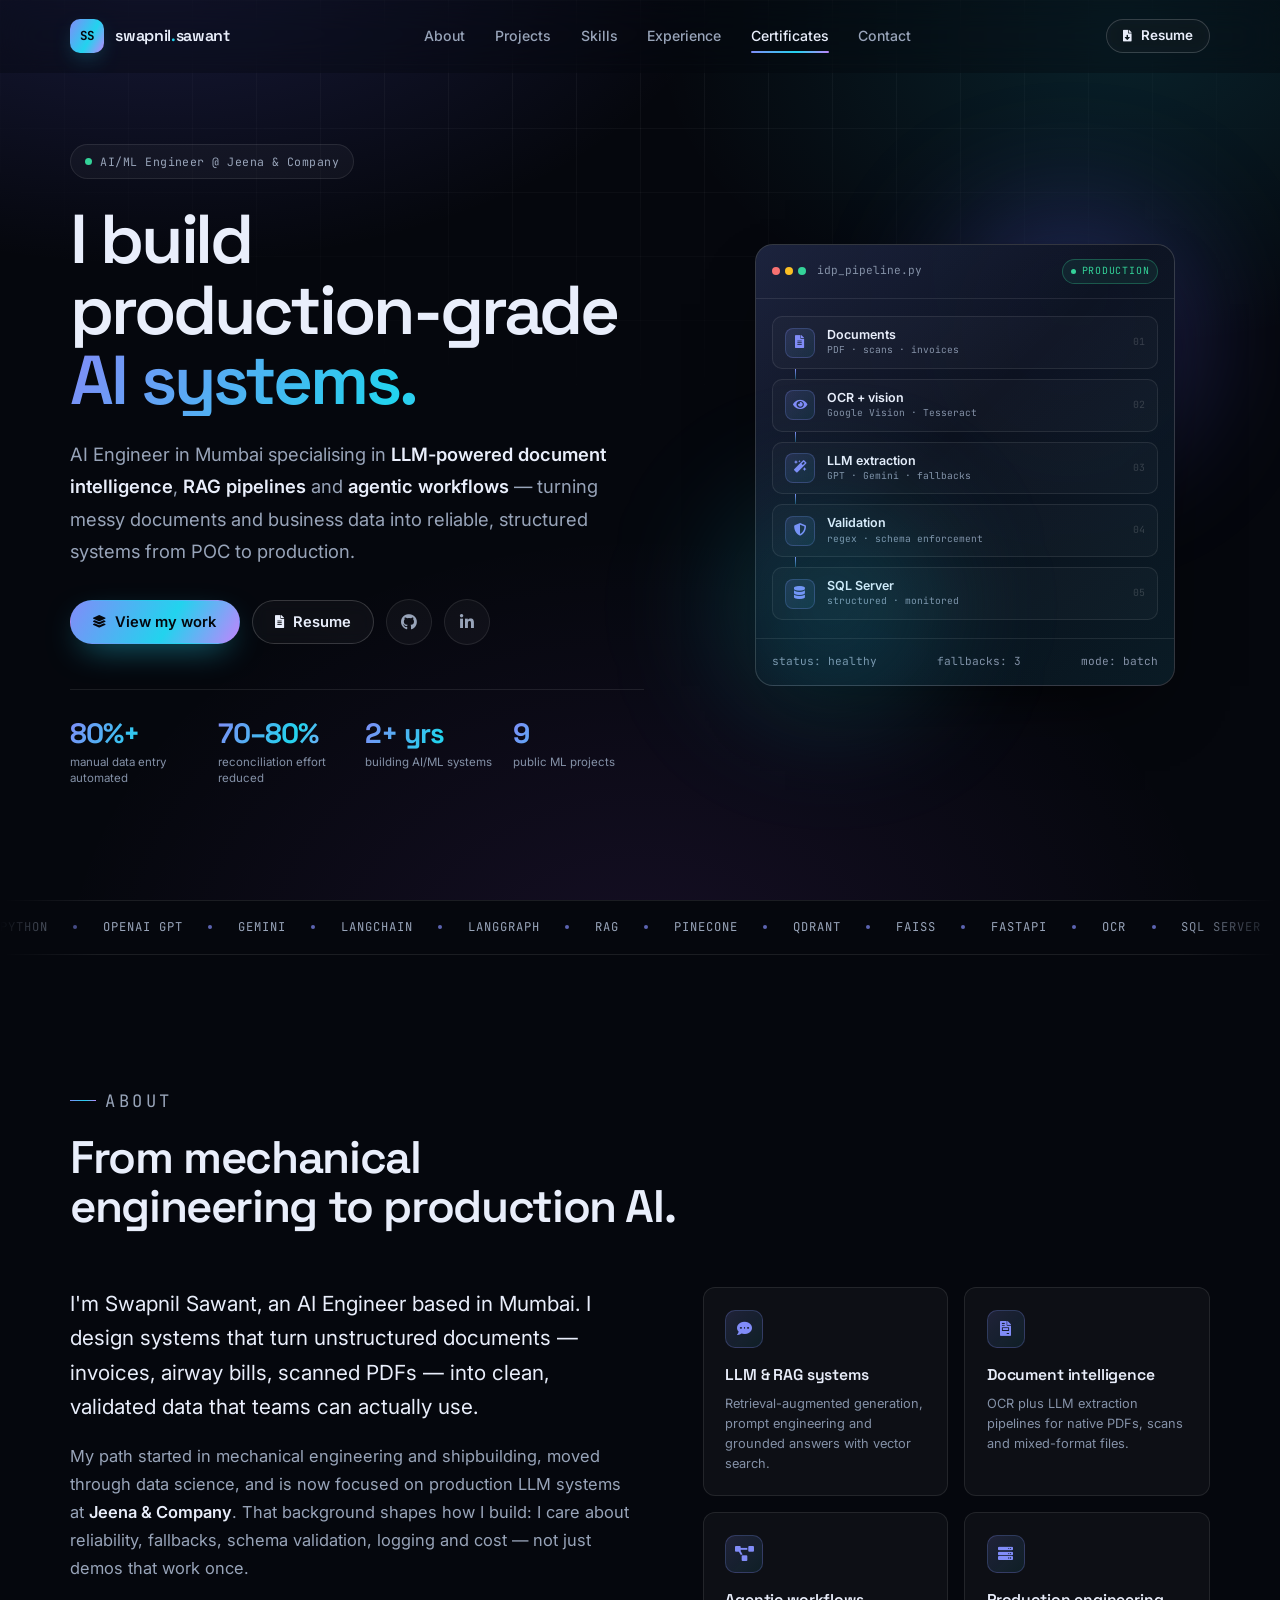
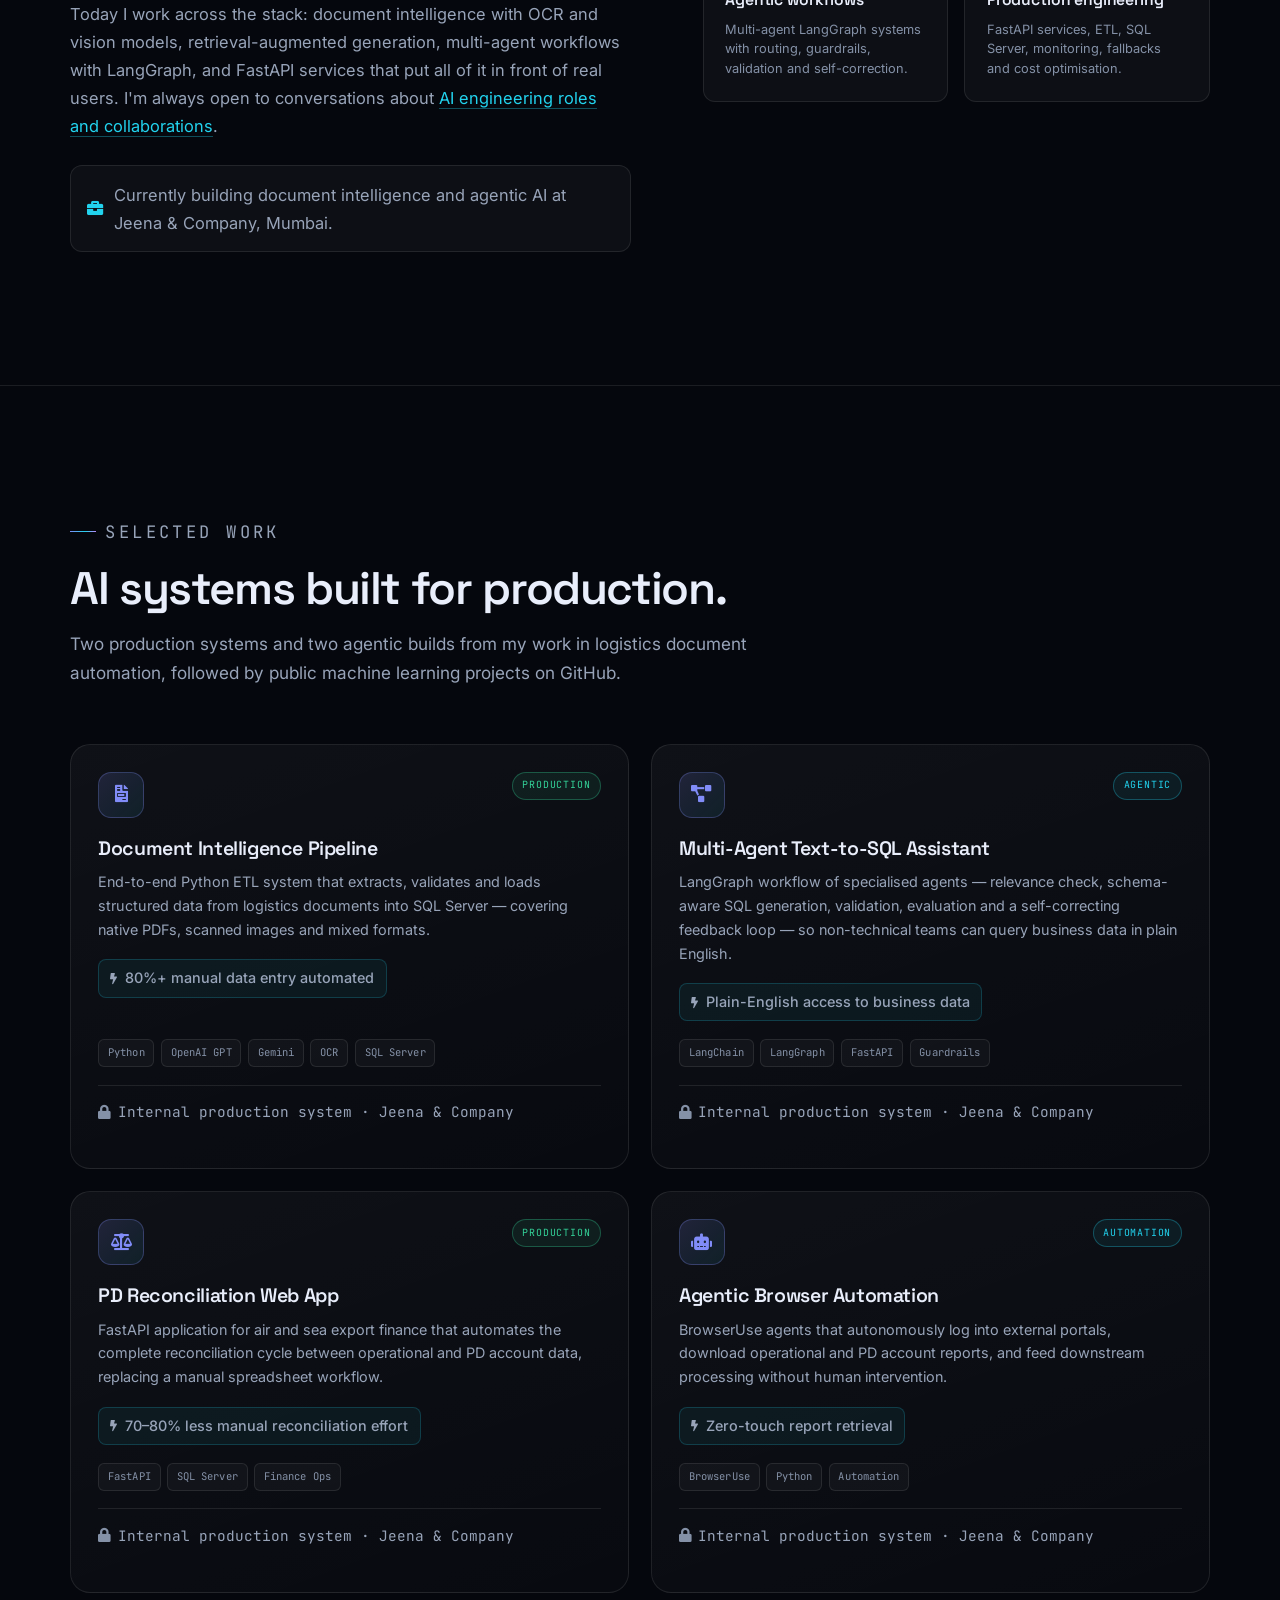
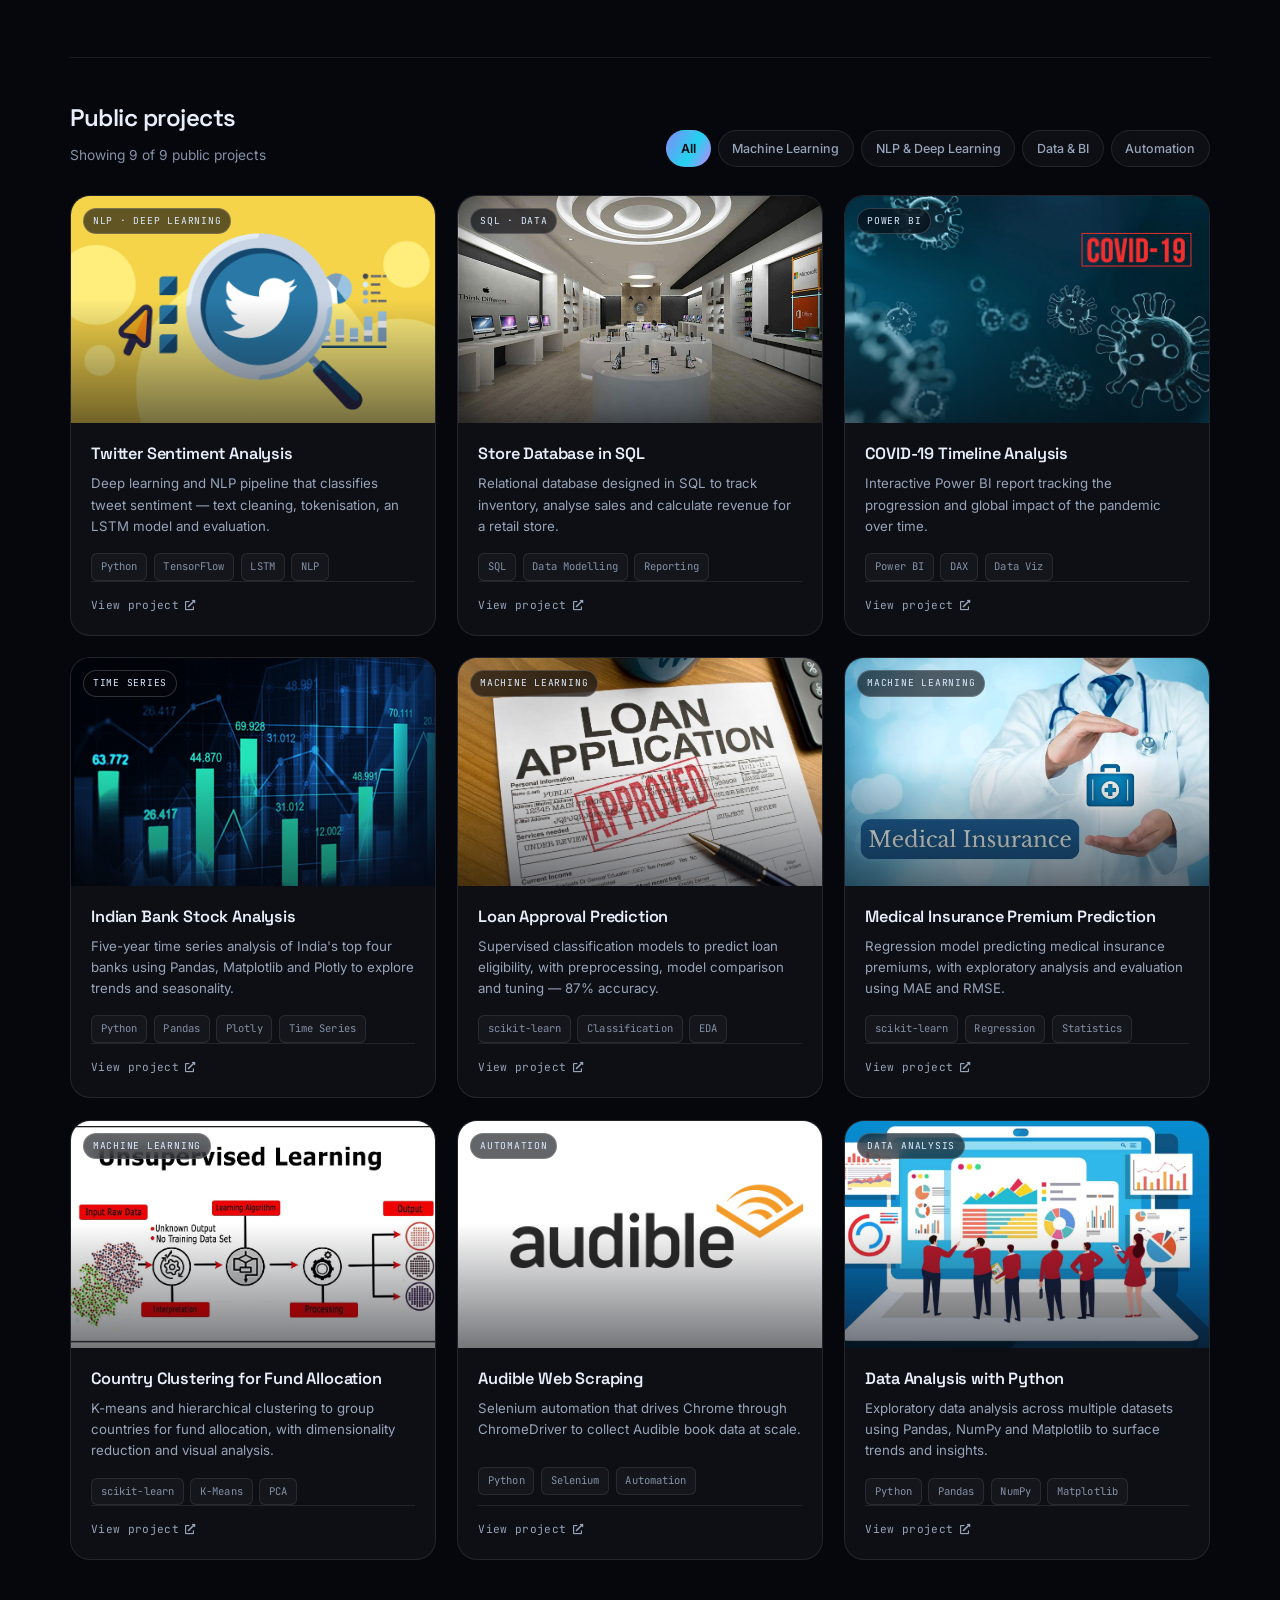
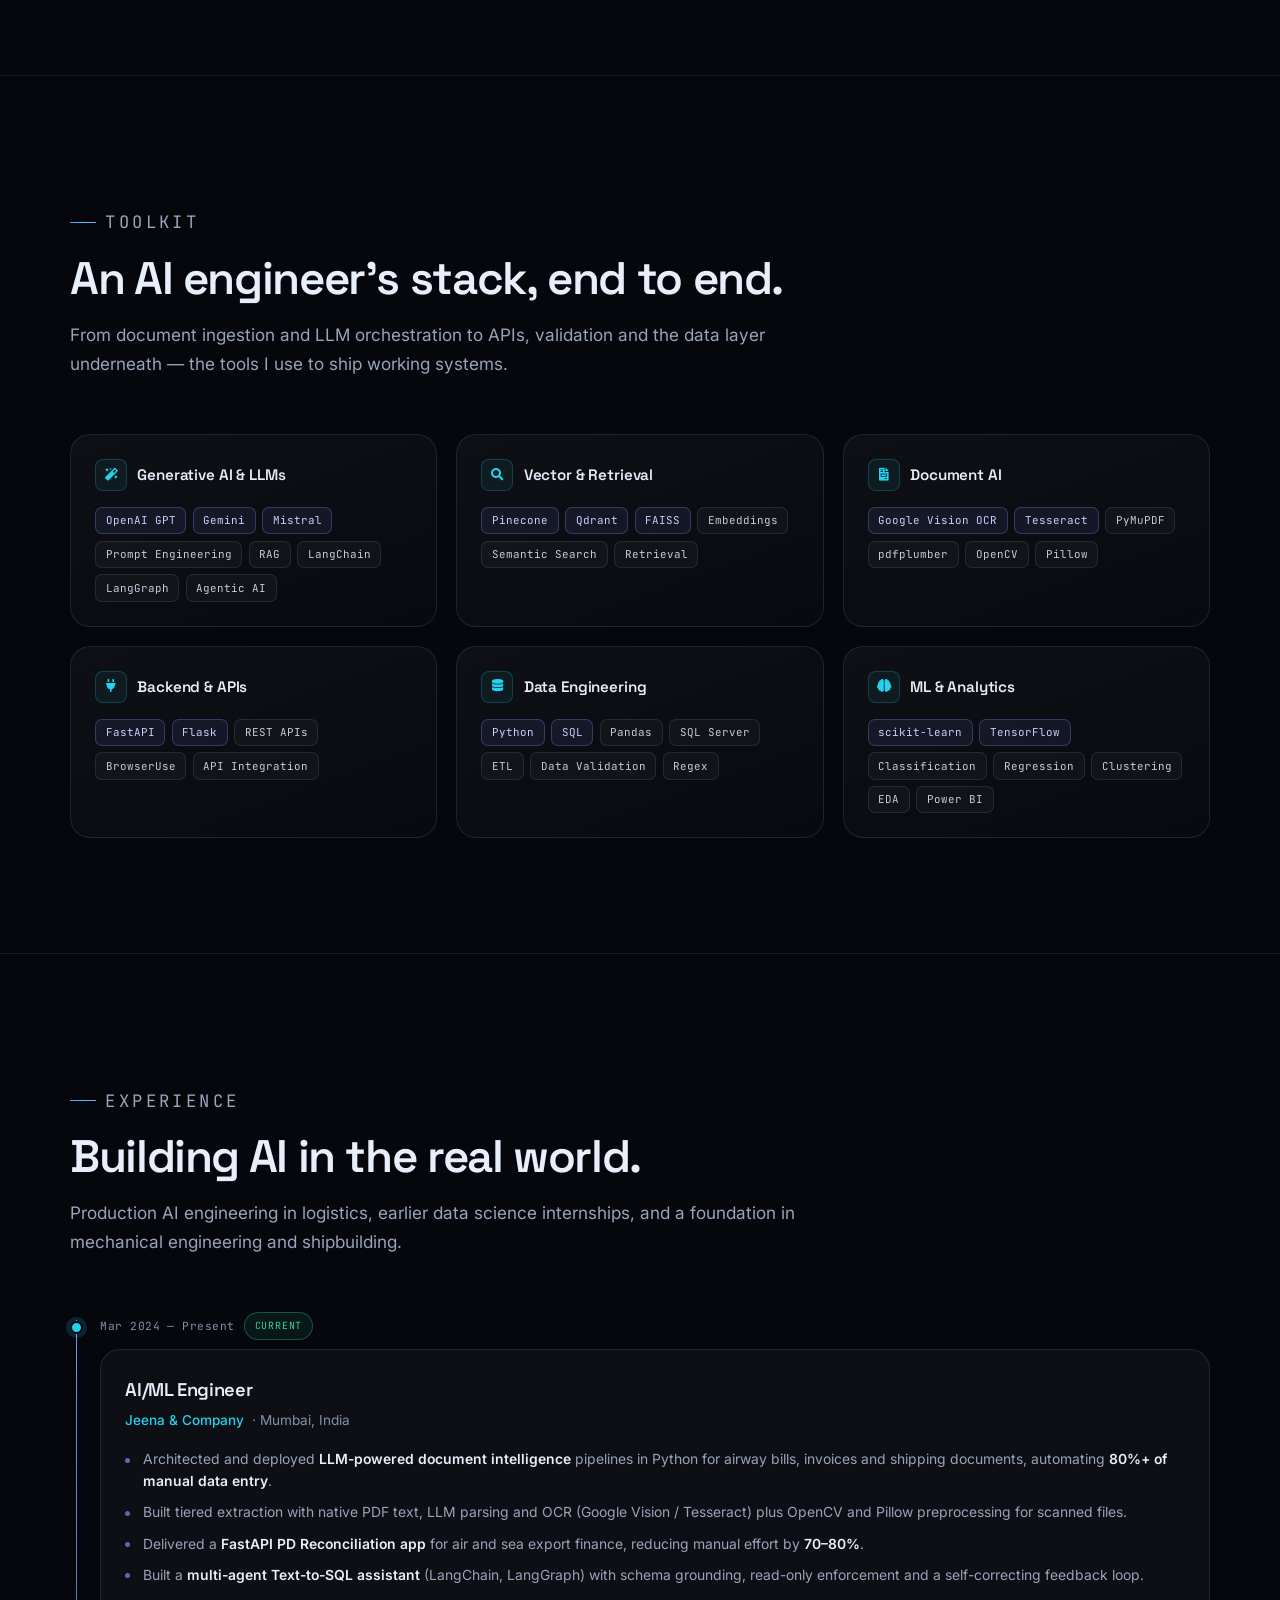
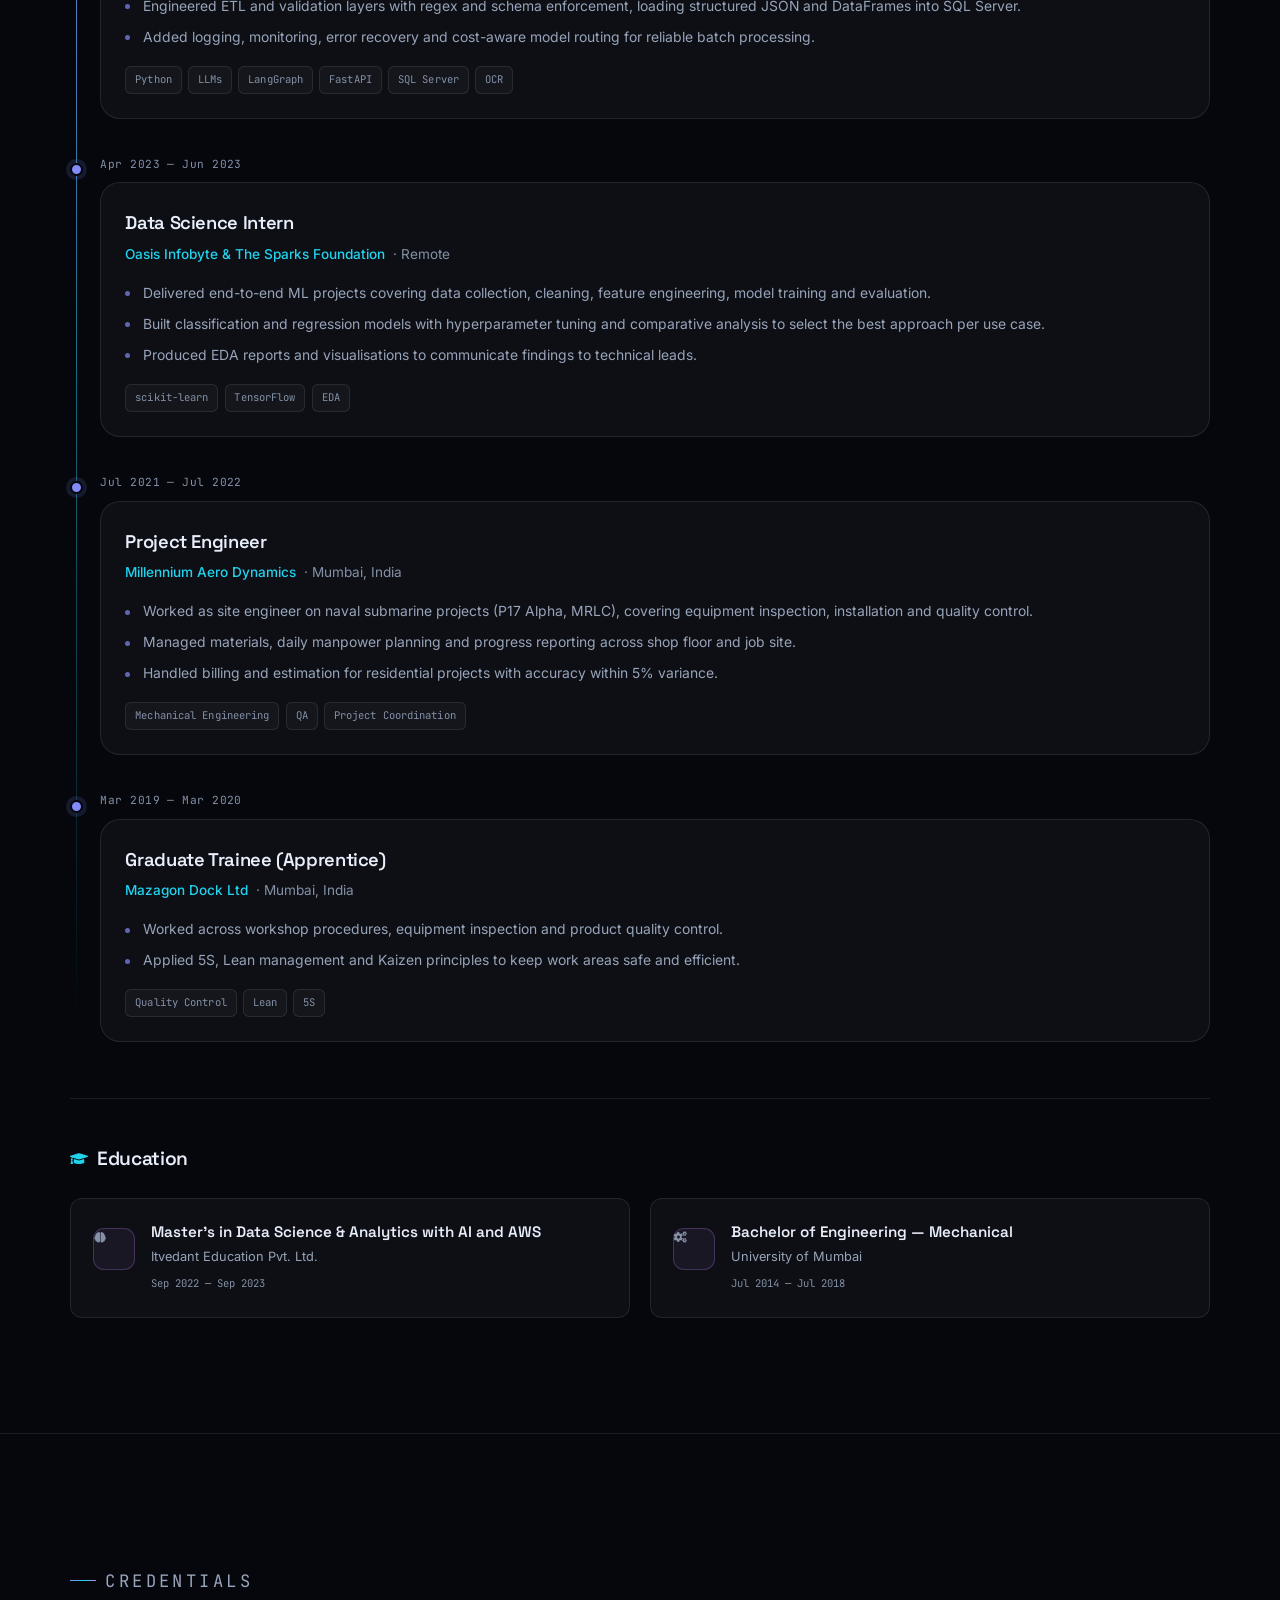
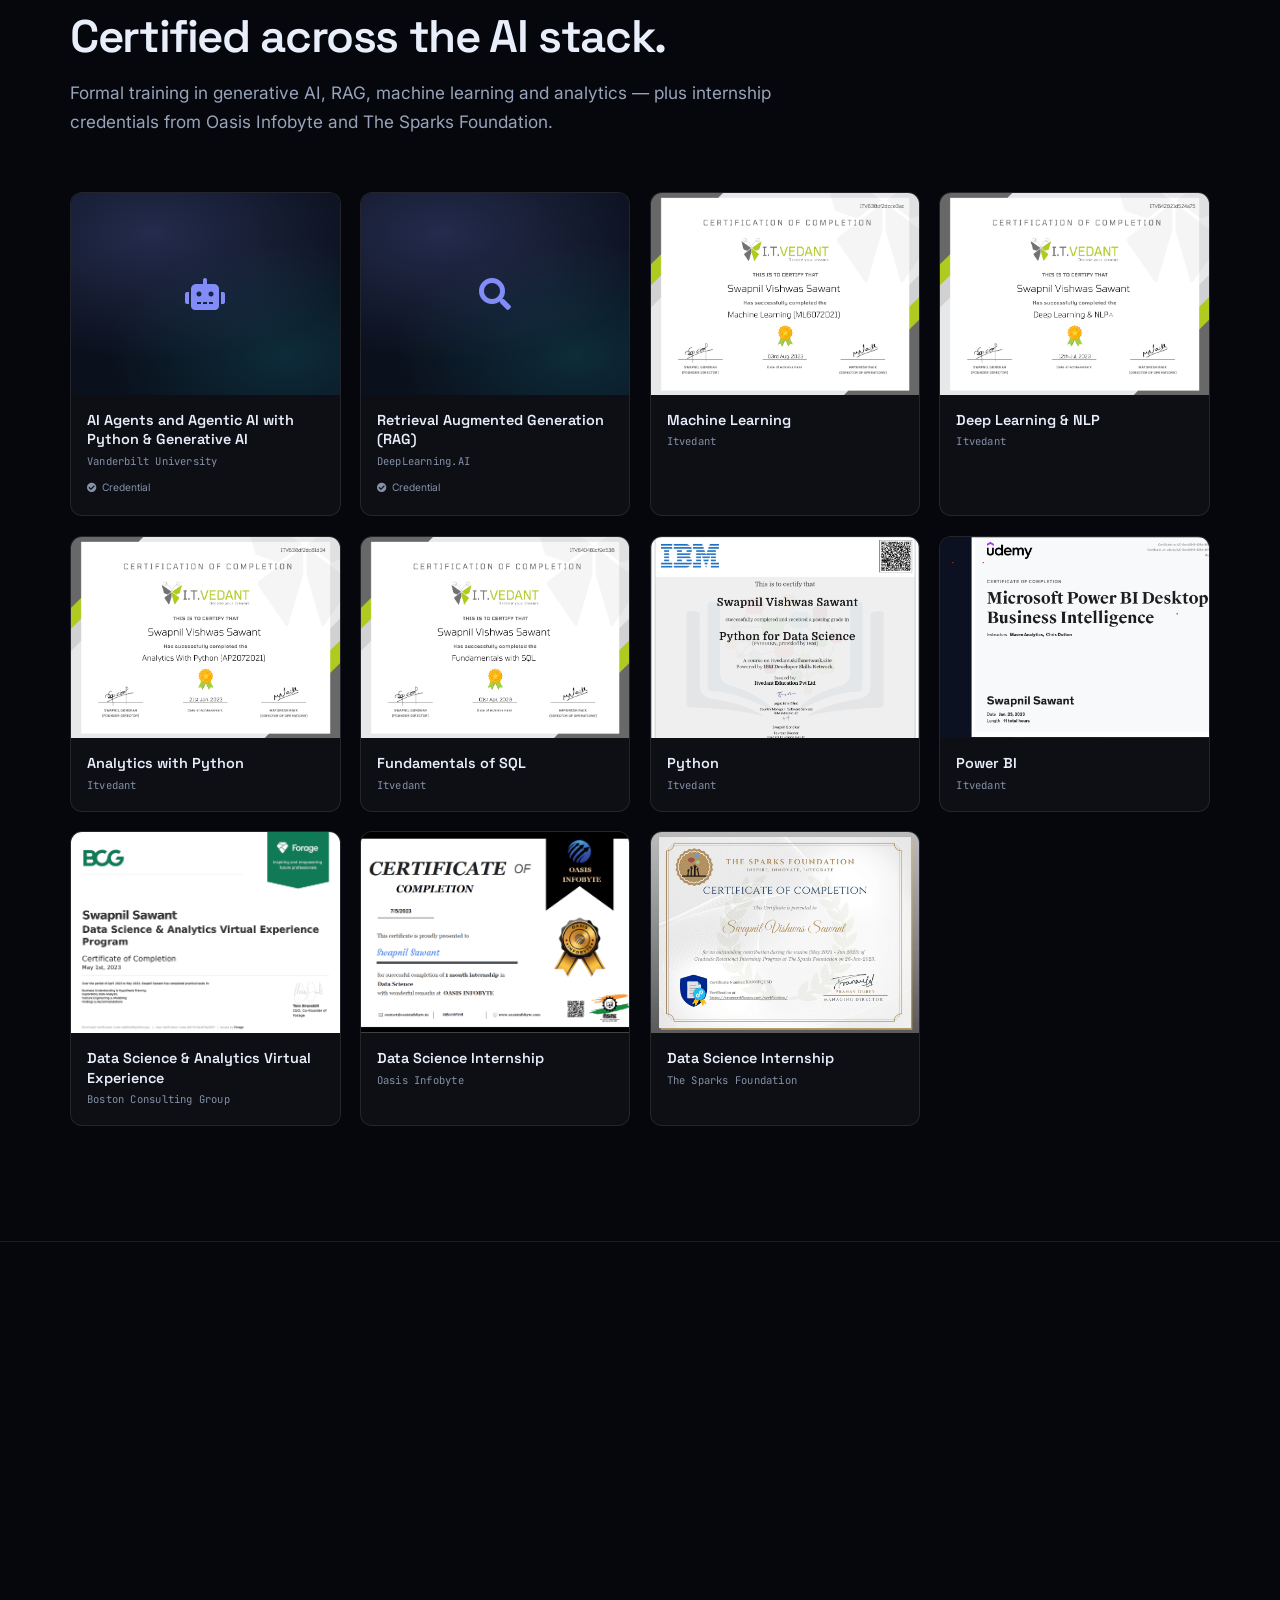
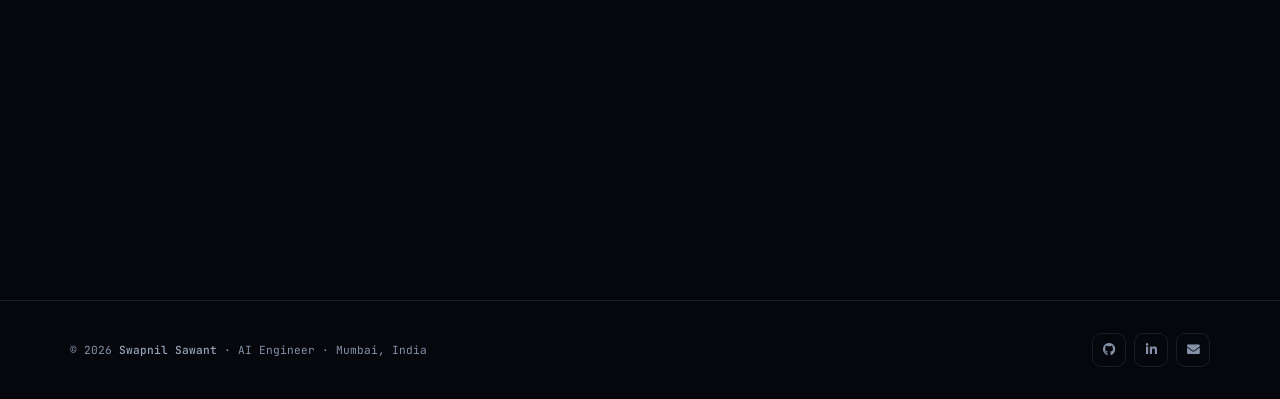
<file: index.html>
<!DOCTYPE html>
<html lang="en">
<head>
  <meta charset="utf-8">
  <meta name="viewport" content="width=device-width, initial-scale=1">
  <title>Swapnil Sawant — AI Engineer | LLM, RAG &amp; Document Intelligence</title>
  <meta name="description" content="Swapnil Sawant is an AI Engineer in Mumbai building production-grade LLM systems: document intelligence, RAG pipelines, agentic workflows and FastAPI services.">
  <meta name="author" content="Swapnil Sawant">
  <meta name="theme-color" content="#05070d">
  <link rel="canonical" href="https://swapnilmleengineer.github.io/">

  <!-- Open Graph -->
  <meta property="og:type" content="website">
  <meta property="og:title" content="Swapnil Sawant — AI Engineer">
  <meta property="og:description" content="Production-grade AI systems: LLM document intelligence, RAG pipelines, agentic workflows and backend engineering.">
  <meta property="og:url" content="https://swapnilmleengineer.github.io/">
  <meta property="og:image" content="https://swapnilmleengineer.github.io/images/bg.jpg">
  <meta name="twitter:card" content="summary_large_image">
  <meta name="twitter:title" content="Swapnil Sawant — AI Engineer">
  <meta name="twitter:description" content="Production-grade AI systems: LLM document intelligence, RAG pipelines and agentic workflows.">

  <link rel="icon" href="data:image/svg+xml,%3Csvg xmlns='http://www.w3.org/2000/svg' viewBox='0 0 64 64'%3E%3Cdefs%3E%3ClinearGradient id='g' x1='0' y1='0' x2='1' y2='1'%3E%3Cstop stop-color='%23818cf8'/%3E%3Cstop offset='1' stop-color='%2322d3ee'/%3E%3C/linearGradient%3E%3C/defs%3E%3Crect width='64' height='64' rx='14' fill='url(%23g)'/%3E%3Ctext x='32' y='44' font-family='monospace' font-size='27' font-weight='700' text-anchor='middle' fill='%2304070d'%3ESS%3C/text%3E%3C/svg%3E">

  <link rel="preconnect" href="https://fonts.googleapis.com">
  <link rel="preconnect" href="https://fonts.gstatic.com" crossorigin>
  <link href="https://fonts.googleapis.com/css2?family=Inter:wght@400;500;600&family=JetBrains+Mono:wght@400;500&family=Space+Grotesk:wght@500;600;700&display=swap" rel="stylesheet">
  <link rel="stylesheet" href="assets/css/fontawesome-all.min.css">
  <link rel="stylesheet" href="assets/css/portfolio.css">
  <noscript><style>[data-reveal]{opacity:1 !important;transform:none !important}</style></noscript>

  <script type="application/ld+json">
  {
    "@context": "https://schema.org",
    "@type": "Person",
    "name": "Swapnil Sawant",
    "jobTitle": "AI Engineer",
    "email": "mailto:swapnil.sawant.me@gmail.com",
    "telephone": "+91-7738317675",
    "url": "https://swapnilmleengineer.github.io/",
    "sameAs": [
      "https://www.linkedin.com/in/swapnil-scientist/",
      "https://github.com/SwapViSonu"
    ],
    "address": {
      "@type": "PostalAddress",
      "addressLocality": "Mumbai",
      "addressRegion": "Maharashtra",
      "addressCountry": "IN"
    },
    "worksFor": { "@type": "Organization", "name": "Jeena & Company" },
    "alumniOf": [
      { "@type": "EducationalOrganization", "name": "Itvedant Education" },
      { "@type": "CollegeOrUniversity", "name": "University of Mumbai" }
    ]
  }
  </script>
</head>
<body>
  <a class="skip-link" href="#main">Skip to content</a>
  <div class="bg-grid" aria-hidden="true"></div>

  <!-- Header -->
  <header class="site-header">
    <div class="container nav-wrap">
      <a class="brand" href="#top">
        <span class="brand-mark" aria-hidden="true">SS</span>
        <span>swapnil<span class="dot">.</span>sawant</span>
      </a>

      <nav class="nav-links" id="primary-nav" aria-label="Primary">
        <a href="#about">About</a>
        <a href="#projects">Projects</a>
        <a href="#skills">Skills</a>
        <a href="#experience">Experience</a>
        <a href="#certificates">Certificates</a>
        <a href="#contact">Contact</a>
      </nav>

      <div class="nav-actions">
        <a class="btn btn-ghost btn-sm" href="resume.html">
          <i class="fas fa-file-download" aria-hidden="true"></i> Resume
        </a>
        <button class="nav-toggle" type="button" aria-label="Toggle navigation" aria-controls="primary-nav" aria-expanded="false">
          <i class="fas fa-bars" aria-hidden="true"></i>
        </button>
      </div>
    </div>
  </header>

  <main id="main">
    <!-- Hero -->
    <section class="hero" id="top">
      <div class="container hero-grid">
        <div class="hero-copy">
          <p class="hero-status">
            <span class="pulse" aria-hidden="true"></span>
            AI/ML Engineer @ Jeena &amp; Company
          </p>

          <h1>
            <span class="line">I build production-grade</span>
            <span class="line gradient-text">AI systems.</span>
          </h1>

          <p class="hero-lead">
            AI Engineer in Mumbai specialising in <strong>LLM-powered document intelligence</strong>,
            <strong>RAG pipelines</strong> and <strong>agentic workflows</strong> — turning messy
            documents and business data into reliable, structured systems from POC to production.
          </p>

          <div class="hero-cta">
            <a class="btn btn-primary" href="#projects">
              <i class="fas fa-layer-group" aria-hidden="true"></i> View my work
            </a>
            <a class="btn btn-ghost" href="resume.html">
              <i class="fas fa-file-alt" aria-hidden="true"></i> Resume
            </a>
            <a class="icon-btn" href="https://github.com/SwapViSonu" target="_blank" rel="noopener" aria-label="GitHub profile">
              <i class="fab fa-github" aria-hidden="true"></i>
            </a>
            <a class="icon-btn" href="https://www.linkedin.com/in/swapnil-scientist/" target="_blank" rel="noopener" aria-label="LinkedIn profile">
              <i class="fab fa-linkedin-in" aria-hidden="true"></i>
            </a>
          </div>

          <div class="hero-stats">
            <div class="stat">
              <strong>80%+</strong>
              <span>manual data entry automated</span>
            </div>
            <div class="stat">
              <strong>70–80%</strong>
              <span>reconciliation effort reduced</span>
            </div>
            <div class="stat">
              <strong>2+ yrs</strong>
              <span>building AI/ML systems</span>
            </div>
            <div class="stat">
              <strong>9</strong>
              <span>public ML projects</span>
            </div>
          </div>
        </div>

        <div class="hero-visual" aria-hidden="true">
          <div class="system-card">
            <div class="system-head">
              <span class="dot-row"><i></i><i></i><i></i></span>
              <span>idp_pipeline.py</span>
              <span class="status-pill">production</span>
            </div>

            <div class="pipeline">
              <div class="pipe-step">
                <i class="fas fa-file-alt"></i>
                <div>
                  <strong>Documents</strong>
                  <span>PDF · scans · invoices</span>
                </div>
                <em>01</em>
              </div>
              <div class="pipe-line"></div>

              <div class="pipe-step">
                <i class="fas fa-eye"></i>
                <div>
                  <strong>OCR + vision</strong>
                  <span>Google Vision · Tesseract</span>
                </div>
                <em>02</em>
              </div>
              <div class="pipe-line"></div>

              <div class="pipe-step">
                <i class="fas fa-magic"></i>
                <div>
                  <strong>LLM extraction</strong>
                  <span>GPT · Gemini · fallbacks</span>
                </div>
                <em>03</em>
              </div>
              <div class="pipe-line"></div>

              <div class="pipe-step">
                <i class="fas fa-shield-alt"></i>
                <div>
                  <strong>Validation</strong>
                  <span>regex · schema enforcement</span>
                </div>
                <em>04</em>
              </div>
              <div class="pipe-line"></div>

              <div class="pipe-step">
                <i class="fas fa-database"></i>
                <div>
                  <strong>SQL Server</strong>
                  <span>structured · monitored</span>
                </div>
                <em>05</em>
              </div>
            </div>

            <div class="system-foot">
              <span>status: healthy</span>
              <span>fallbacks: 3</span>
              <span>mode: batch</span>
            </div>
          </div>
        </div>
      </div>
    </section>

    <!-- Tech marquee -->
    <div class="marquee" aria-label="Core technologies">
      <div class="marquee-track">
        <div class="marquee-group">
          <span class="marquee-item">Python</span>
          <span class="marquee-item">OpenAI GPT</span>
          <span class="marquee-item">Gemini</span>
          <span class="marquee-item">LangChain</span>
          <span class="marquee-item">LangGraph</span>
          <span class="marquee-item">RAG</span>
          <span class="marquee-item">Pinecone</span>
          <span class="marquee-item">Qdrant</span>
          <span class="marquee-item">FAISS</span>
          <span class="marquee-item">FastAPI</span>
          <span class="marquee-item">OCR</span>
          <span class="marquee-item">SQL Server</span>
          <span class="marquee-item">PyMuPDF</span>
          <span class="marquee-item">OpenCV</span>
          <span class="marquee-item">scikit-learn</span>
          <span class="marquee-item">TensorFlow</span>
        </div>
        <div class="marquee-group" aria-hidden="true">
          <span class="marquee-item">Python</span>
          <span class="marquee-item">OpenAI GPT</span>
          <span class="marquee-item">Gemini</span>
          <span class="marquee-item">LangChain</span>
          <span class="marquee-item">LangGraph</span>
          <span class="marquee-item">RAG</span>
          <span class="marquee-item">Pinecone</span>
          <span class="marquee-item">Qdrant</span>
          <span class="marquee-item">FAISS</span>
          <span class="marquee-item">FastAPI</span>
          <span class="marquee-item">OCR</span>
          <span class="marquee-item">SQL Server</span>
          <span class="marquee-item">PyMuPDF</span>
          <span class="marquee-item">OpenCV</span>
          <span class="marquee-item">scikit-learn</span>
          <span class="marquee-item">TensorFlow</span>
        </div>
      </div>
    </div>

    <!-- About -->
    <section class="section" id="about">
      <div class="container">
        <div class="section-head" data-reveal>
          <p class="eyebrow">About</p>
          <h2>From mechanical engineering to production AI.</h2>
        </div>

        <div class="about-grid">
          <div class="about-copy" data-reveal>
            <p>
              I'm Swapnil Sawant, an AI Engineer based in Mumbai. I design systems that turn
              unstructured documents — invoices, airway bills, scanned PDFs — into clean,
              validated data that teams can actually use.
            </p>
            <p>
              My path started in mechanical engineering and shipbuilding, moved through data
              science, and is now focused on production LLM systems at
              <strong>Jeena &amp; Company</strong>. That background shapes how I build:
              I care about reliability, fallbacks, schema validation, logging and cost — not
              just demos that work once.
            </p>
            <p>
              Today I work across the stack: document intelligence with OCR and vision models,
              retrieval-augmented generation, multi-agent workflows with LangGraph, and FastAPI
              services that put all of it in front of real users. I'm always open to
              conversations about <a class="inline-link" href="#contact">AI engineering roles and collaborations</a>.
            </p>
            <p class="about-note">
              <i class="fas fa-briefcase" aria-hidden="true"></i>
              Currently building document intelligence and agentic AI at Jeena &amp; Company, Mumbai.
            </p>
          </div>

          <div class="focus-grid" data-reveal>
            <article class="focus-card">
              <i class="fas fa-comment-dots" aria-hidden="true"></i>
              <h3>LLM &amp; RAG systems</h3>
              <p>Retrieval-augmented generation, prompt engineering and grounded answers with vector search.</p>
            </article>
            <article class="focus-card">
              <i class="fas fa-file-invoice" aria-hidden="true"></i>
              <h3>Document intelligence</h3>
              <p>OCR plus LLM extraction pipelines for native PDFs, scans and mixed-format files.</p>
            </article>
            <article class="focus-card">
              <i class="fas fa-project-diagram" aria-hidden="true"></i>
              <h3>Agentic workflows</h3>
              <p>Multi-agent LangGraph systems with routing, guardrails, validation and self-correction.</p>
            </article>
            <article class="focus-card">
              <i class="fas fa-server" aria-hidden="true"></i>
              <h3>Production engineering</h3>
              <p>FastAPI services, ETL, SQL Server, monitoring, fallbacks and cost optimisation.</p>
            </article>
          </div>
        </div>
      </div>
    </section>

    <!-- Projects -->
    <section class="section" id="projects">
      <div class="container">
        <div class="section-head" data-reveal>
          <p class="eyebrow">Selected work</p>
          <h2>AI systems built for production.</h2>
          <p>
            Two production systems and two agentic builds from my work in logistics document
            automation, followed by public machine learning projects on GitHub.
          </p>
        </div>

        <div class="production-grid">
          <article class="production-card" data-reveal>
            <div class="production-top">
              <span class="production-icon"><i class="fas fa-file-invoice" aria-hidden="true"></i></span>
              <span class="badge live">Production</span>
            </div>
            <h3>Document Intelligence Pipeline</h3>
            <p>
              End-to-end Python ETL system that extracts, validates and loads structured data
              from logistics documents into SQL Server — covering native PDFs, scanned images
              and mixed formats.
            </p>
            <p class="result-chip">
              <i class="fas fa-bolt" aria-hidden="true"></i>
              80%+ manual data entry automated
            </p>
            <div class="tag-row">
              <span class="tag">Python</span>
              <span class="tag">OpenAI GPT</span>
              <span class="tag">Gemini</span>
              <span class="tag">OCR</span>
              <span class="tag">SQL Server</span>
            </div>
            <p class="production-foot">
              <i class="fas fa-lock" aria-hidden="true"></i>
              Internal production system · Jeena &amp; Company
            </p>
          </article>

          <article class="production-card" data-reveal>
            <div class="production-top">
              <span class="production-icon"><i class="fas fa-project-diagram" aria-hidden="true"></i></span>
              <span class="badge ai">Agentic</span>
            </div>
            <h3>Multi-Agent Text-to-SQL Assistant</h3>
            <p>
              LangGraph workflow of specialised agents — relevance check, schema-aware SQL
              generation, validation, evaluation and a self-correcting feedback loop — so
              non-technical teams can query business data in plain English.
            </p>
            <p class="result-chip">
              <i class="fas fa-bolt" aria-hidden="true"></i>
              Plain-English access to business data
            </p>
            <div class="tag-row">
              <span class="tag">LangChain</span>
              <span class="tag">LangGraph</span>
              <span class="tag">FastAPI</span>
              <span class="tag">Guardrails</span>
            </div>
            <p class="production-foot">
              <i class="fas fa-lock" aria-hidden="true"></i>
              Internal production system · Jeena &amp; Company
            </p>
          </article>

          <article class="production-card" data-reveal>
            <div class="production-top">
              <span class="production-icon"><i class="fas fa-balance-scale" aria-hidden="true"></i></span>
              <span class="badge live">Production</span>
            </div>
            <h3>PD Reconciliation Web App</h3>
            <p>
              FastAPI application for air and sea export finance that automates the complete
              reconciliation cycle between operational and PD account data, replacing a manual
              spreadsheet workflow.
            </p>
            <p class="result-chip">
              <i class="fas fa-bolt" aria-hidden="true"></i>
              70–80% less manual reconciliation effort
            </p>
            <div class="tag-row">
              <span class="tag">FastAPI</span>
              <span class="tag">SQL Server</span>
              <span class="tag">Finance Ops</span>
            </div>
            <p class="production-foot">
              <i class="fas fa-lock" aria-hidden="true"></i>
              Internal production system · Jeena &amp; Company
            </p>
          </article>

          <article class="production-card" data-reveal>
            <div class="production-top">
              <span class="production-icon"><i class="fas fa-robot" aria-hidden="true"></i></span>
              <span class="badge ai">Automation</span>
            </div>
            <h3>Agentic Browser Automation</h3>
            <p>
              BrowserUse agents that autonomously log into external portals, download operational
              and PD account reports, and feed downstream processing without human intervention.
            </p>
            <p class="result-chip">
              <i class="fas fa-bolt" aria-hidden="true"></i>
              Zero-touch report retrieval
            </p>
            <div class="tag-row">
              <span class="tag">BrowserUse</span>
              <span class="tag">Python</span>
              <span class="tag">Automation</span>
            </div>
            <p class="production-foot">
              <i class="fas fa-lock" aria-hidden="true"></i>
              Internal production system · Jeena &amp; Company
            </p>
          </article>
        </div>

        <div class="projects-subhead">
          <div data-reveal>
            <h3>Public projects</h3>
            <p id="project-count" aria-live="polite">Showing 9 of 9 public projects</p>
          </div>
          <div class="filters" role="group" aria-label="Filter public projects" data-reveal>
            <button class="filter-btn active" type="button" data-filter="all" aria-pressed="true">All</button>
            <button class="filter-btn" type="button" data-filter="ml" aria-pressed="false">Machine Learning</button>
            <button class="filter-btn" type="button" data-filter="nlp" aria-pressed="false">NLP &amp; Deep Learning</button>
            <button class="filter-btn" type="button" data-filter="data" aria-pressed="false">Data &amp; BI</button>
            <button class="filter-btn" type="button" data-filter="automation" aria-pressed="false">Automation</button>
          </div>
        </div>

        <div class="project-grid">
          <article class="project-card" data-category="nlp" data-reveal>
            <div class="project-media">
              <img src="images/free-twitter-sentiment-analysis-tools-update-tile.png" alt="Illustration of a magnifying glass over the Twitter bird logo" loading="lazy" width="900" height="563">
              <span class="project-cat">NLP · Deep Learning</span>
            </div>
            <div class="project-body">
              <h3><a href="https://github.com/SwapViSonu/Deep-Learning-and-NLP/blob/main/Twitter%20Sentiment%20Analysis/LSTM_Twitter_sentimental_analysis.ipynb" target="_blank" rel="noopener">Twitter Sentiment Analysis</a></h3>
              <p>Deep learning and NLP pipeline that classifies tweet sentiment — text cleaning, tokenisation, an LSTM model and evaluation.</p>
              <div class="tag-row">
                <span class="tag">Python</span>
                <span class="tag">TensorFlow</span>
                <span class="tag">LSTM</span>
                <span class="tag">NLP</span>
              </div>
              <a class="project-link" href="https://github.com/SwapViSonu/Deep-Learning-and-NLP/blob/main/Twitter%20Sentiment%20Analysis/LSTM_Twitter_sentimental_analysis.ipynb" target="_blank" rel="noopener">
                View project <i class="fas fa-external-link-alt" aria-hidden="true"></i>
              </a>
            </div>
          </article>

          <article class="project-card" data-category="data" data-reveal>
            <div class="project-media">
              <img src="images/Store.jpg" alt="Interior of a retail store" loading="lazy" width="900" height="563">
              <span class="project-cat">SQL · Data</span>
            </div>
            <div class="project-body">
              <h3><a href="https://github.com/SwapViSonu/SQL-Project/blob/main/Store%20Database.pdf" target="_blank" rel="noopener">Store Database in SQL</a></h3>
              <p>Relational database designed in SQL to track inventory, analyse sales and calculate revenue for a retail store.</p>
              <div class="tag-row">
                <span class="tag">SQL</span>
                <span class="tag">Data Modelling</span>
                <span class="tag">Reporting</span>
              </div>
              <a class="project-link" href="https://github.com/SwapViSonu/SQL-Project/blob/main/Store%20Database.pdf" target="_blank" rel="noopener">
                View project <i class="fas fa-external-link-alt" aria-hidden="true"></i>
              </a>
            </div>
          </article>

          <article class="project-card" data-category="data" data-reveal>
            <div class="project-media">
              <img src="images/covid.jpg" alt="COVID-19 virus particles illustration" loading="lazy" width="900" height="563">
              <span class="project-cat">Power BI</span>
            </div>
            <div class="project-body">
              <h3><a href="https://github.com/SwapViSonu/The-Spark-Foundation--DataScience-Internship/blob/main/Task8-%20Timeline%20Covid19%20Analysis/covid-19powerbi.pdf" target="_blank" rel="noopener">COVID-19 Timeline Analysis</a></h3>
              <p>Interactive Power BI report tracking the progression and global impact of the pandemic over time.</p>
              <div class="tag-row">
                <span class="tag">Power BI</span>
                <span class="tag">DAX</span>
                <span class="tag">Data Viz</span>
              </div>
              <a class="project-link" href="https://github.com/SwapViSonu/The-Spark-Foundation--DataScience-Internship/blob/main/Task8-%20Timeline%20Covid19%20Analysis/covid-19powerbi.pdf" target="_blank" rel="noopener">
                View project <i class="fas fa-external-link-alt" aria-hidden="true"></i>
              </a>
            </div>
          </article>

          <article class="project-card" data-category="data" data-reveal>
            <div class="project-media">
              <img src="images/stock.jpg" alt="Stock market candlestick chart on a screen" loading="lazy" width="900" height="563">
              <span class="project-cat">Time Series</span>
            </div>
            <div class="project-body">
              <h3><a href="https://github.com/SwapViSonu/Time-Series-Analysis/blob/main/TOP%20%204%20Indian%20Bank%20last%205%20year%20Stock%20Market%20Analysis.ipynb" target="_blank" rel="noopener">Indian Bank Stock Analysis</a></h3>
              <p>Five-year time series analysis of India's top four banks using Pandas, Matplotlib and Plotly to explore trends and seasonality.</p>
              <div class="tag-row">
                <span class="tag">Python</span>
                <span class="tag">Pandas</span>
                <span class="tag">Plotly</span>
                <span class="tag">Time Series</span>
              </div>
              <a class="project-link" href="https://github.com/SwapViSonu/Time-Series-Analysis/blob/main/TOP%20%204%20Indian%20Bank%20last%205%20year%20Stock%20Market%20Analysis.ipynb" target="_blank" rel="noopener">
                View project <i class="fas fa-external-link-alt" aria-hidden="true"></i>
              </a>
            </div>
          </article>

          <article class="project-card" data-category="ml" data-reveal>
            <div class="project-media">
              <img src="images/loan1.jpg" alt="Loan application document stamped approved" loading="lazy" width="900" height="563">
              <span class="project-cat">Machine Learning</span>
            </div>
            <div class="project-body">
              <h3><a href="https://github.com/SwapViSonu/Machine-Learning-Project/blob/main/Loan%20Prediction%20Classifiction%20Project/Loan%20Prediction%20-%20final.ipynb" target="_blank" rel="noopener">Loan Approval Prediction</a></h3>
              <p>Supervised classification models to predict loan eligibility, with preprocessing, model comparison and tuning — 87% accuracy.</p>
              <div class="tag-row">
                <span class="tag">scikit-learn</span>
                <span class="tag">Classification</span>
                <span class="tag">EDA</span>
              </div>
              <a class="project-link" href="https://github.com/SwapViSonu/Machine-Learning-Project/blob/main/Loan%20Prediction%20Classifiction%20Project/Loan%20Prediction%20-%20final.ipynb" target="_blank" rel="noopener">
                View project <i class="fas fa-external-link-alt" aria-hidden="true"></i>
              </a>
            </div>
          </article>

          <article class="project-card" data-category="ml" data-reveal>
            <div class="project-media">
              <img src="images/reg.jpg" alt="Medical insurance concept with a stethoscope and shield" loading="lazy" width="900" height="563">
              <span class="project-cat">Machine Learning</span>
            </div>
            <div class="project-body">
              <h3><a href="https://github.com/SwapViSonu/Machine-Learning-Project/blob/main/Medical%20Insurance%20Regressor%20Model/Medical%20insurance%20premium%20prediction%20-%20Final.ipynb" target="_blank" rel="noopener">Medical Insurance Premium Prediction</a></h3>
              <p>Regression model predicting medical insurance premiums, with exploratory analysis and evaluation using MAE and RMSE.</p>
              <div class="tag-row">
                <span class="tag">scikit-learn</span>
                <span class="tag">Regression</span>
                <span class="tag">Statistics</span>
              </div>
              <a class="project-link" href="https://github.com/SwapViSonu/Machine-Learning-Project/blob/main/Medical%20Insurance%20Regressor%20Model/Medical%20insurance%20premium%20prediction%20-%20Final.ipynb" target="_blank" rel="noopener">
                View project <i class="fas fa-external-link-alt" aria-hidden="true"></i>
              </a>
            </div>
          </article>

          <article class="project-card" data-category="ml" data-reveal>
            <div class="project-media">
              <img src="images/unsuper.jpeg" alt="Diagram of an unsupervised learning clustering workflow" loading="lazy" width="900" height="563">
              <span class="project-cat">Machine Learning</span>
            </div>
            <div class="project-body">
              <h3><a href="https://github.com/SwapViSonu/Machine-Learning-Project/blob/main/Unsupervised%20Learning/Unsupervised%20learning.ipynb" target="_blank" rel="noopener">Country Clustering for Fund Allocation</a></h3>
              <p>K-means and hierarchical clustering to group countries for fund allocation, with dimensionality reduction and visual analysis.</p>
              <div class="tag-row">
                <span class="tag">scikit-learn</span>
                <span class="tag">K-Means</span>
                <span class="tag">PCA</span>
              </div>
              <a class="project-link" href="https://github.com/SwapViSonu/Machine-Learning-Project/blob/main/Unsupervised%20Learning/Unsupervised%20learning.ipynb" target="_blank" rel="noopener">
                View project <i class="fas fa-external-link-alt" aria-hidden="true"></i>
              </a>
            </div>
          </article>

          <article class="project-card" data-category="automation" data-reveal>
            <div class="project-media">
              <img src="images/au.png" alt="Audible logo" loading="lazy" width="900" height="563">
              <span class="project-cat">Automation</span>
            </div>
            <div class="project-body">
              <h3><a href="https://github.com/SwapViSonu/Projects-on-python-Module/blob/main/Selenium%20web%20Scraping%20Project%20on%20Audible%20Book.ipynb" target="_blank" rel="noopener">Audible Web Scraping</a></h3>
              <p>Selenium automation that drives Chrome through ChromeDriver to collect Audible book data at scale.</p>
              <div class="tag-row">
                <span class="tag">Python</span>
                <span class="tag">Selenium</span>
                <span class="tag">Automation</span>
              </div>
              <a class="project-link" href="https://github.com/SwapViSonu/Projects-on-python-Module/blob/main/Selenium%20web%20Scraping%20Project%20on%20Audible%20Book.ipynb" target="_blank" rel="noopener">
                View project <i class="fas fa-external-link-alt" aria-hidden="true"></i>
              </a>
            </div>
          </article>

          <article class="project-card" data-category="data" data-reveal>
            <div class="project-media">
              <img src="images/Data-Analysis.jpg" alt="Team reviewing data analysis dashboards" loading="lazy" width="900" height="563">
              <span class="project-cat">Data Analysis</span>
            </div>
            <div class="project-body">
              <h3><a href="https://github.com/SwapViSonu/Data-Analysis" target="_blank" rel="noopener">Data Analysis with Python</a></h3>
              <p>Exploratory data analysis across multiple datasets using Pandas, NumPy and Matplotlib to surface trends and insights.</p>
              <div class="tag-row">
                <span class="tag">Python</span>
                <span class="tag">Pandas</span>
                <span class="tag">NumPy</span>
                <span class="tag">Matplotlib</span>
              </div>
              <a class="project-link" href="https://github.com/SwapViSonu/Data-Analysis" target="_blank" rel="noopener">
                View project <i class="fas fa-external-link-alt" aria-hidden="true"></i>
              </a>
            </div>
          </article>
        </div>
      </div>
    </section>

    <!-- Skills -->
    <section class="section" id="skills">
      <div class="container">
        <div class="section-head" data-reveal>
          <p class="eyebrow">Toolkit</p>
          <h2>An AI engineer's stack, end to end.</h2>
          <p>
            From document ingestion and LLM orchestration to APIs, validation and the data
            layer underneath — the tools I use to ship working systems.
          </p>
        </div>

        <div class="skills-grid">
          <article class="skill-card" data-reveal>
            <header>
              <i class="fas fa-magic" aria-hidden="true"></i>
              <h3>Generative AI &amp; LLMs</h3>
            </header>
            <div class="chips">
              <span class="chip accent">OpenAI GPT</span>
              <span class="chip accent">Gemini</span>
              <span class="chip accent">Mistral</span>
              <span class="chip">Prompt Engineering</span>
              <span class="chip">RAG</span>
              <span class="chip">LangChain</span>
              <span class="chip">LangGraph</span>
              <span class="chip">Agentic AI</span>
            </div>
          </article>

          <article class="skill-card" data-reveal>
            <header>
              <i class="fas fa-search" aria-hidden="true"></i>
              <h3>Vector &amp; Retrieval</h3>
            </header>
            <div class="chips">
              <span class="chip accent">Pinecone</span>
              <span class="chip accent">Qdrant</span>
              <span class="chip accent">FAISS</span>
              <span class="chip">Embeddings</span>
              <span class="chip">Semantic Search</span>
              <span class="chip">Retrieval</span>
            </div>
          </article>

          <article class="skill-card" data-reveal>
            <header>
              <i class="fas fa-file-invoice" aria-hidden="true"></i>
              <h3>Document AI</h3>
            </header>
            <div class="chips">
              <span class="chip accent">Google Vision OCR</span>
              <span class="chip accent">Tesseract</span>
              <span class="chip">PyMuPDF</span>
              <span class="chip">pdfplumber</span>
              <span class="chip">OpenCV</span>
              <span class="chip">Pillow</span>
            </div>
          </article>

          <article class="skill-card" data-reveal>
            <header>
              <i class="fas fa-plug" aria-hidden="true"></i>
              <h3>Backend &amp; APIs</h3>
            </header>
            <div class="chips">
              <span class="chip accent">FastAPI</span>
              <span class="chip accent">Flask</span>
              <span class="chip">REST APIs</span>
              <span class="chip">BrowserUse</span>
              <span class="chip">API Integration</span>
            </div>
          </article>

          <article class="skill-card" data-reveal>
            <header>
              <i class="fas fa-database" aria-hidden="true"></i>
              <h3>Data Engineering</h3>
            </header>
            <div class="chips">
              <span class="chip accent">Python</span>
              <span class="chip accent">SQL</span>
              <span class="chip">Pandas</span>
              <span class="chip">SQL Server</span>
              <span class="chip">ETL</span>
              <span class="chip">Data Validation</span>
              <span class="chip">Regex</span>
            </div>
          </article>

          <article class="skill-card" data-reveal>
            <header>
              <i class="fas fa-brain" aria-hidden="true"></i>
              <h3>ML &amp; Analytics</h3>
            </header>
            <div class="chips">
              <span class="chip accent">scikit-learn</span>
              <span class="chip accent">TensorFlow</span>
              <span class="chip">Classification</span>
              <span class="chip">Regression</span>
              <span class="chip">Clustering</span>
              <span class="chip">EDA</span>
              <span class="chip">Power BI</span>
            </div>
          </article>
        </div>
      </div>
    </section>

    <!-- Experience & education -->
    <section class="section" id="experience">
      <div class="container">
        <div class="section-head" data-reveal>
          <p class="eyebrow">Experience</p>
          <h2>Building AI in the real world.</h2>
          <p>
            Production AI engineering in logistics, earlier data science internships, and a
            foundation in mechanical engineering and shipbuilding.
          </p>
        </div>

        <div class="timeline">
          <article class="timeline-item current" data-reveal>
            <span class="timeline-dot" aria-hidden="true"></span>
            <p class="timeline-period">
              Mar 2024 — Present
              <span class="badge live">Current</span>
            </p>
            <div class="timeline-card">
              <h3>AI/ML Engineer</h3>
              <p class="timeline-company">
                Jeena &amp; Company <span>· Mumbai, India</span>
              </p>
              <ul>
                <li>Architected and deployed <strong>LLM-powered document intelligence</strong> pipelines in Python for airway bills, invoices and shipping documents, automating <strong>80%+ of manual data entry</strong>.</li>
                <li>Built tiered extraction with native PDF text, LLM parsing and OCR (Google Vision / Tesseract) plus OpenCV and Pillow preprocessing for scanned files.</li>
                <li>Delivered a <strong>FastAPI PD Reconciliation app</strong> for air and sea export finance, reducing manual effort by <strong>70–80%</strong>.</li>
                <li>Built a <strong>multi-agent Text-to-SQL assistant</strong> (LangChain, LangGraph) with schema grounding, read-only enforcement and a self-correcting feedback loop.</li>
                <li>Engineered ETL and validation layers with regex and schema enforcement, loading structured JSON and DataFrames into SQL Server.</li>
                <li>Added logging, monitoring, error recovery and cost-aware model routing for reliable batch processing.</li>
              </ul>
              <div class="tag-row">
                <span class="tag">Python</span>
                <span class="tag">LLMs</span>
                <span class="tag">LangGraph</span>
                <span class="tag">FastAPI</span>
                <span class="tag">SQL Server</span>
                <span class="tag">OCR</span>
              </div>
            </div>
          </article>

          <article class="timeline-item" data-reveal>
            <span class="timeline-dot" aria-hidden="true"></span>
            <p class="timeline-period">Apr 2023 — Jun 2023</p>
            <div class="timeline-card">
              <h3>Data Science Intern</h3>
              <p class="timeline-company">
                Oasis Infobyte &amp; The Sparks Foundation <span>· Remote</span>
              </p>
              <ul>
                <li>Delivered end-to-end ML projects covering data collection, cleaning, feature engineering, model training and evaluation.</li>
                <li>Built classification and regression models with hyperparameter tuning and comparative analysis to select the best approach per use case.</li>
                <li>Produced EDA reports and visualisations to communicate findings to technical leads.</li>
              </ul>
              <div class="tag-row">
                <span class="tag">scikit-learn</span>
                <span class="tag">TensorFlow</span>
                <span class="tag">EDA</span>
              </div>
            </div>
          </article>

          <article class="timeline-item" data-reveal>
            <span class="timeline-dot" aria-hidden="true"></span>
            <p class="timeline-period">Jul 2021 — Jul 2022</p>
            <div class="timeline-card">
              <h3>Project Engineer</h3>
              <p class="timeline-company">
                Millennium Aero Dynamics <span>· Mumbai, India</span>
              </p>
              <ul>
                <li>Worked as site engineer on naval submarine projects (P17 Alpha, MRLC), covering equipment inspection, installation and quality control.</li>
                <li>Managed materials, daily manpower planning and progress reporting across shop floor and job site.</li>
                <li>Handled billing and estimation for residential projects with accuracy within 5% variance.</li>
              </ul>
              <div class="tag-row">
                <span class="tag">Mechanical Engineering</span>
                <span class="tag">QA</span>
                <span class="tag">Project Coordination</span>
              </div>
            </div>
          </article>

          <article class="timeline-item" data-reveal>
            <span class="timeline-dot" aria-hidden="true"></span>
            <p class="timeline-period">Mar 2019 — Mar 2020</p>
            <div class="timeline-card">
              <h3>Graduate Trainee (Apprentice)</h3>
              <p class="timeline-company">
                Mazagon Dock Ltd <span>· Mumbai, India</span>
              </p>
              <ul>
                <li>Worked across workshop procedures, equipment inspection and product quality control.</li>
                <li>Applied 5S, Lean management and Kaizen principles to keep work areas safe and efficient.</li>
              </ul>
              <div class="tag-row">
                <span class="tag">Quality Control</span>
                <span class="tag">Lean</span>
                <span class="tag">5S</span>
              </div>
            </div>
          </article>
        </div>

        <div class="edu-block">
          <h3 class="edu-head">
            <i class="fas fa-graduation-cap" aria-hidden="true"></i> Education
          </h3>
          <div class="edu-grid">
            <article class="edu-card" data-reveal>
              <span class="edu-icon"><i class="fas fa-brain" aria-hidden="true"></i></span>
              <div>
                <h4>Master's in Data Science &amp; Analytics with AI and AWS</h4>
                <p>Itvedant Education Pvt. Ltd.</p>
                <span>Sep 2022 — Sep 2023</span>
              </div>
            </article>
            <article class="edu-card" data-reveal>
              <span class="edu-icon"><i class="fas fa-cogs" aria-hidden="true"></i></span>
              <div>
                <h4>Bachelor of Engineering — Mechanical</h4>
                <p>University of Mumbai</p>
                <span>Jul 2014 — Jul 2018</span>
              </div>
            </article>
          </div>
        </div>
      </div>
    </section>

    <!-- Certificates -->
    <section class="section" id="certificates">
      <div class="container">
        <div class="section-head" data-reveal>
          <p class="eyebrow">Credentials</p>
          <h2>Certified across the AI stack.</h2>
          <p>
            Formal training in generative AI, RAG, machine learning and analytics — plus
            internship credentials from Oasis Infobyte and The Sparks Foundation.
          </p>
        </div>

        <div class="cert-grid">
          <article class="cert-card" data-reveal>
            <div class="cert-media">
              <div class="cert-placeholder"><i class="fas fa-robot" aria-hidden="true"></i></div>
            </div>
            <div class="cert-body">
              <h3>AI Agents and Agentic AI with Python &amp; Generative AI</h3>
              <p>Vanderbilt University</p>
              <span class="cert-status"><i class="fas fa-check-circle" aria-hidden="true"></i> Credential</span>
            </div>
          </article>

          <article class="cert-card" data-reveal>
            <div class="cert-media">
              <div class="cert-placeholder"><i class="fas fa-search" aria-hidden="true"></i></div>
            </div>
            <div class="cert-body">
              <h3>Retrieval Augmented Generation (RAG)</h3>
              <p>DeepLearning.AI</p>
              <span class="cert-status"><i class="fas fa-check-circle" aria-hidden="true"></i> Credential</span>
            </div>
          </article>

          <article class="cert-card" data-reveal>
            <a class="cert-media" href="https://drive.google.com/file/d/1y-uWHkmRd6JZgzVYoJoJfKaliU-Tp-Lp/view?usp=sharing" target="_blank" rel="noopener">
              <img src="images/ml.jpg" alt="Machine Learning certificate" loading="lazy" width="640" height="480">
              <span class="cert-overlay"><i class="fas fa-external-link-alt" aria-hidden="true"></i> View credential</span>
            </a>
            <div class="cert-body">
              <h3>Machine Learning</h3>
              <p>Itvedant</p>
            </div>
          </article>

          <article class="cert-card" data-reveal>
            <a class="cert-media" href="https://drive.google.com/file/d/1KMWRV0EOYrrYKR8KJSkc5uZJJMGkw8hf/view?usp=sharing" target="_blank" rel="noopener">
              <img src="images/DLandNLP.jpg" alt="Deep Learning and NLP certificate" loading="lazy" width="640" height="480">
              <span class="cert-overlay"><i class="fas fa-external-link-alt" aria-hidden="true"></i> View credential</span>
            </a>
            <div class="cert-body">
              <h3>Deep Learning &amp; NLP</h3>
              <p>Itvedant</p>
            </div>
          </article>

          <article class="cert-card" data-reveal>
            <a class="cert-media" href="https://drive.google.com/file/d/1tvXNdsF-2AiBjkd6K2UiRusJmtZfF0IJ/view?usp=sharing" target="_blank" rel="noopener">
              <img src="images/anlpython.jpg" alt="Analytics with Python certificate" loading="lazy" width="640" height="480">
              <span class="cert-overlay"><i class="fas fa-external-link-alt" aria-hidden="true"></i> View credential</span>
            </a>
            <div class="cert-body">
              <h3>Analytics with Python</h3>
              <p>Itvedant</p>
            </div>
          </article>

          <article class="cert-card" data-reveal>
            <a class="cert-media" href="https://drive.google.com/file/d/1A7KnJxifS8p_nZpAJy1sOV5hSjxkVy8e/view?usp=sharing" target="_blank" rel="noopener">
              <img src="images/sql.jpg" alt="Fundamentals of SQL certificate" loading="lazy" width="640" height="480">
              <span class="cert-overlay"><i class="fas fa-external-link-alt" aria-hidden="true"></i> View credential</span>
            </a>
            <div class="cert-body">
              <h3>Fundamentals of SQL</h3>
              <p>Itvedant</p>
            </div>
          </article>

          <article class="cert-card" data-reveal>
            <a class="cert-media" href="https://drive.google.com/file/d/1T6G8ptdM-SJiGJFHzPdSHEK8zrc3hYK7/view?usp=sharing" target="_blank" rel="noopener">
              <img src="images/python.png" alt="Python certificate" loading="lazy" width="640" height="480">
              <span class="cert-overlay"><i class="fas fa-external-link-alt" aria-hidden="true"></i> View credential</span>
            </a>
            <div class="cert-body">
              <h3>Python</h3>
              <p>Itvedant</p>
            </div>
          </article>

          <article class="cert-card" data-reveal>
            <a class="cert-media" href="https://drive.google.com/file/d/1lbX_x5mwmVha5GOD_PIE8TWo0QhqQsQT/view?usp=sharing" target="_blank" rel="noopener">
              <img src="images/powerbi.png" alt="Power BI certificate" loading="lazy" width="640" height="480">
              <span class="cert-overlay"><i class="fas fa-external-link-alt" aria-hidden="true"></i> View credential</span>
            </a>
            <div class="cert-body">
              <h3>Power BI</h3>
              <p>Itvedant</p>
            </div>
          </article>

          <article class="cert-card" data-reveal>
            <div class="cert-media">
              <img src="images/BCG.png" alt="BCG Data Science and Analytics virtual experience certificate" loading="lazy" width="640" height="480">
            </div>
            <div class="cert-body">
              <h3>Data Science &amp; Analytics Virtual Experience</h3>
              <p>Boston Consulting Group</p>
            </div>
          </article>

          <article class="cert-card" data-reveal>
            <div class="cert-media">
              <img src="images/oasis.png" alt="Oasis Infobyte internship certificate" loading="lazy" width="640" height="480">
            </div>
            <div class="cert-body">
              <h3>Data Science Internship</h3>
              <p>Oasis Infobyte</p>
            </div>
          </article>

          <article class="cert-card" data-reveal>
            <div class="cert-media">
              <img src="images/spark%20foundation.png" alt="The Sparks Foundation internship certificate" loading="lazy" width="640" height="480">
            </div>
            <div class="cert-body">
              <h3>Data Science Internship</h3>
              <p>The Sparks Foundation</p>
            </div>
          </article>
        </div>
      </div>
    </section>

    <!-- Contact -->
    <section class="section" id="contact">
      <div class="container">
        <div class="contact-panel" data-reveal>
          <div class="contact-grid">
            <div class="contact-copy">
              <p class="eyebrow">Contact</p>
              <h2>Let's build something <span class="gradient-text">intelligent.</span></h2>
              <p>
                I'm open to AI Engineer roles and collaborations on LLM, RAG and document
                intelligence systems. The fastest way to reach me is email.
              </p>
              <div class="email-row">
                <a class="email-btn" href="mailto:swapnil.sawant.me@gmail.com">
                  <i class="fas fa-envelope" aria-hidden="true"></i>
                  swapnil.sawant.me@gmail.com
                </a>
                <button class="copy-btn" type="button" data-email="swapnil.sawant.me@gmail.com" aria-label="Copy email address">
                  <i class="far fa-copy" aria-hidden="true"></i>
                  <span>Copy</span>
                </button>
              </div>
            </div>

            <div class="contact-links">
              <a class="contact-link" href="https://www.linkedin.com/in/swapnil-scientist/" target="_blank" rel="noopener">
                <i class="fab fa-linkedin-in" aria-hidden="true"></i>
                <span>
                  <strong>LinkedIn</strong>
                  <span>in/swapnil-scientist</span>
                </span>
              </a>
              <a class="contact-link" href="https://github.com/SwapViSonu" target="_blank" rel="noopener">
                <i class="fab fa-github" aria-hidden="true"></i>
                <span>
                  <strong>GitHub</strong>
                  <span>SwapViSonu</span>
                </span>
              </a>
              <a class="contact-link" href="tel:+917738317675">
                <i class="fas fa-phone" aria-hidden="true"></i>
                <span>
                  <strong>Phone</strong>
                  <span>+91 77383 17675</span>
                </span>
              </a>
              <div class="contact-link">
                <i class="fas fa-map-marker-alt" aria-hidden="true"></i>
                <span>
                  <strong>Location</strong>
                  <span>Mumbai, India</span>
                </span>
              </div>
            </div>
          </div>
        </div>
      </div>
    </section>
  </main>

  <footer class="site-footer">
    <div class="container footer-inner">
      <p>© <span id="year">2026</span> <strong>Swapnil Sawant</strong> · AI Engineer · Mumbai, India</p>
      <div class="footer-links">
        <a href="https://github.com/SwapViSonu" target="_blank" rel="noopener" aria-label="GitHub">
          <i class="fab fa-github" aria-hidden="true"></i>
        </a>
        <a href="https://www.linkedin.com/in/swapnil-scientist/" target="_blank" rel="noopener" aria-label="LinkedIn">
          <i class="fab fa-linkedin-in" aria-hidden="true"></i>
        </a>
        <a href="mailto:swapnil.sawant.me@gmail.com" aria-label="Email">
          <i class="fas fa-envelope" aria-hidden="true"></i>
        </a>
      </div>
    </div>
  </footer>

  <button class="to-top" type="button" aria-label="Back to top">
    <i class="fas fa-arrow-up" aria-hidden="true"></i>
  </button>

  <script src="assets/js/portfolio.js" defer></script>
</body>
</html>
</file>
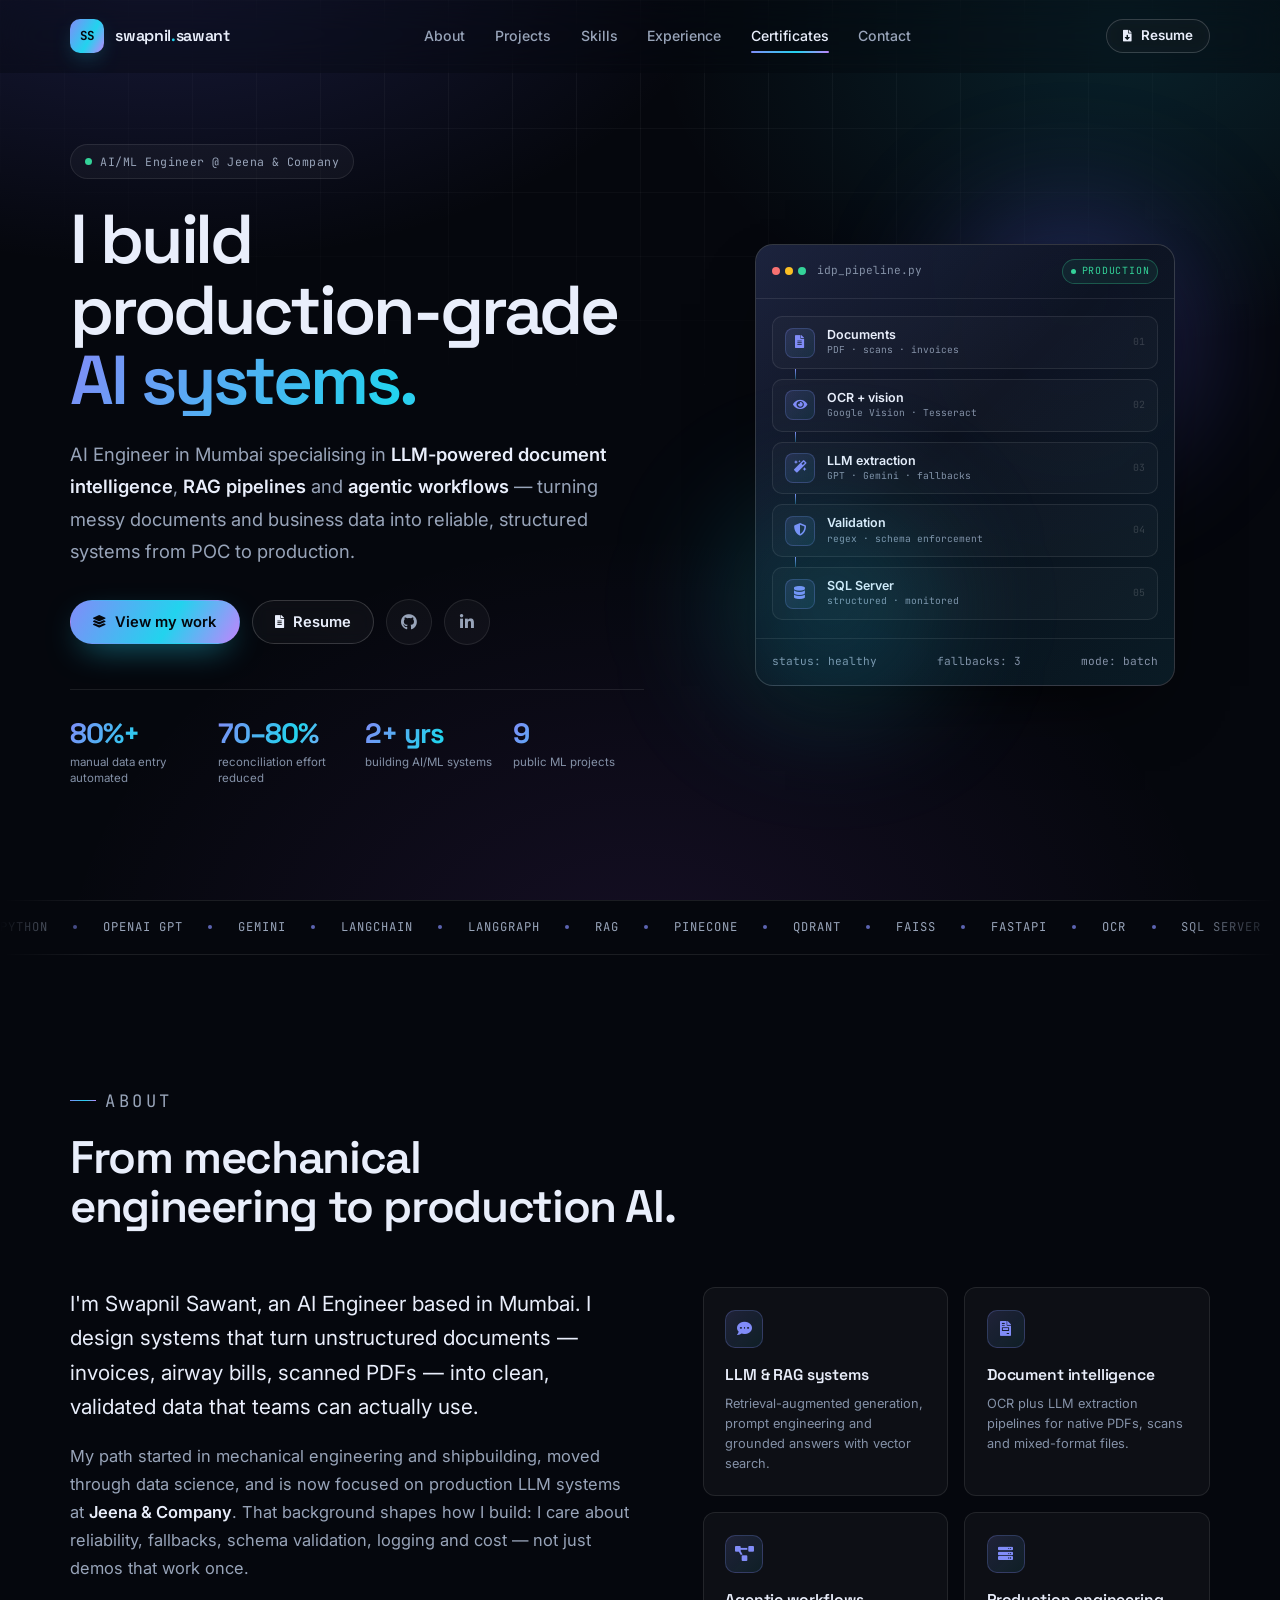
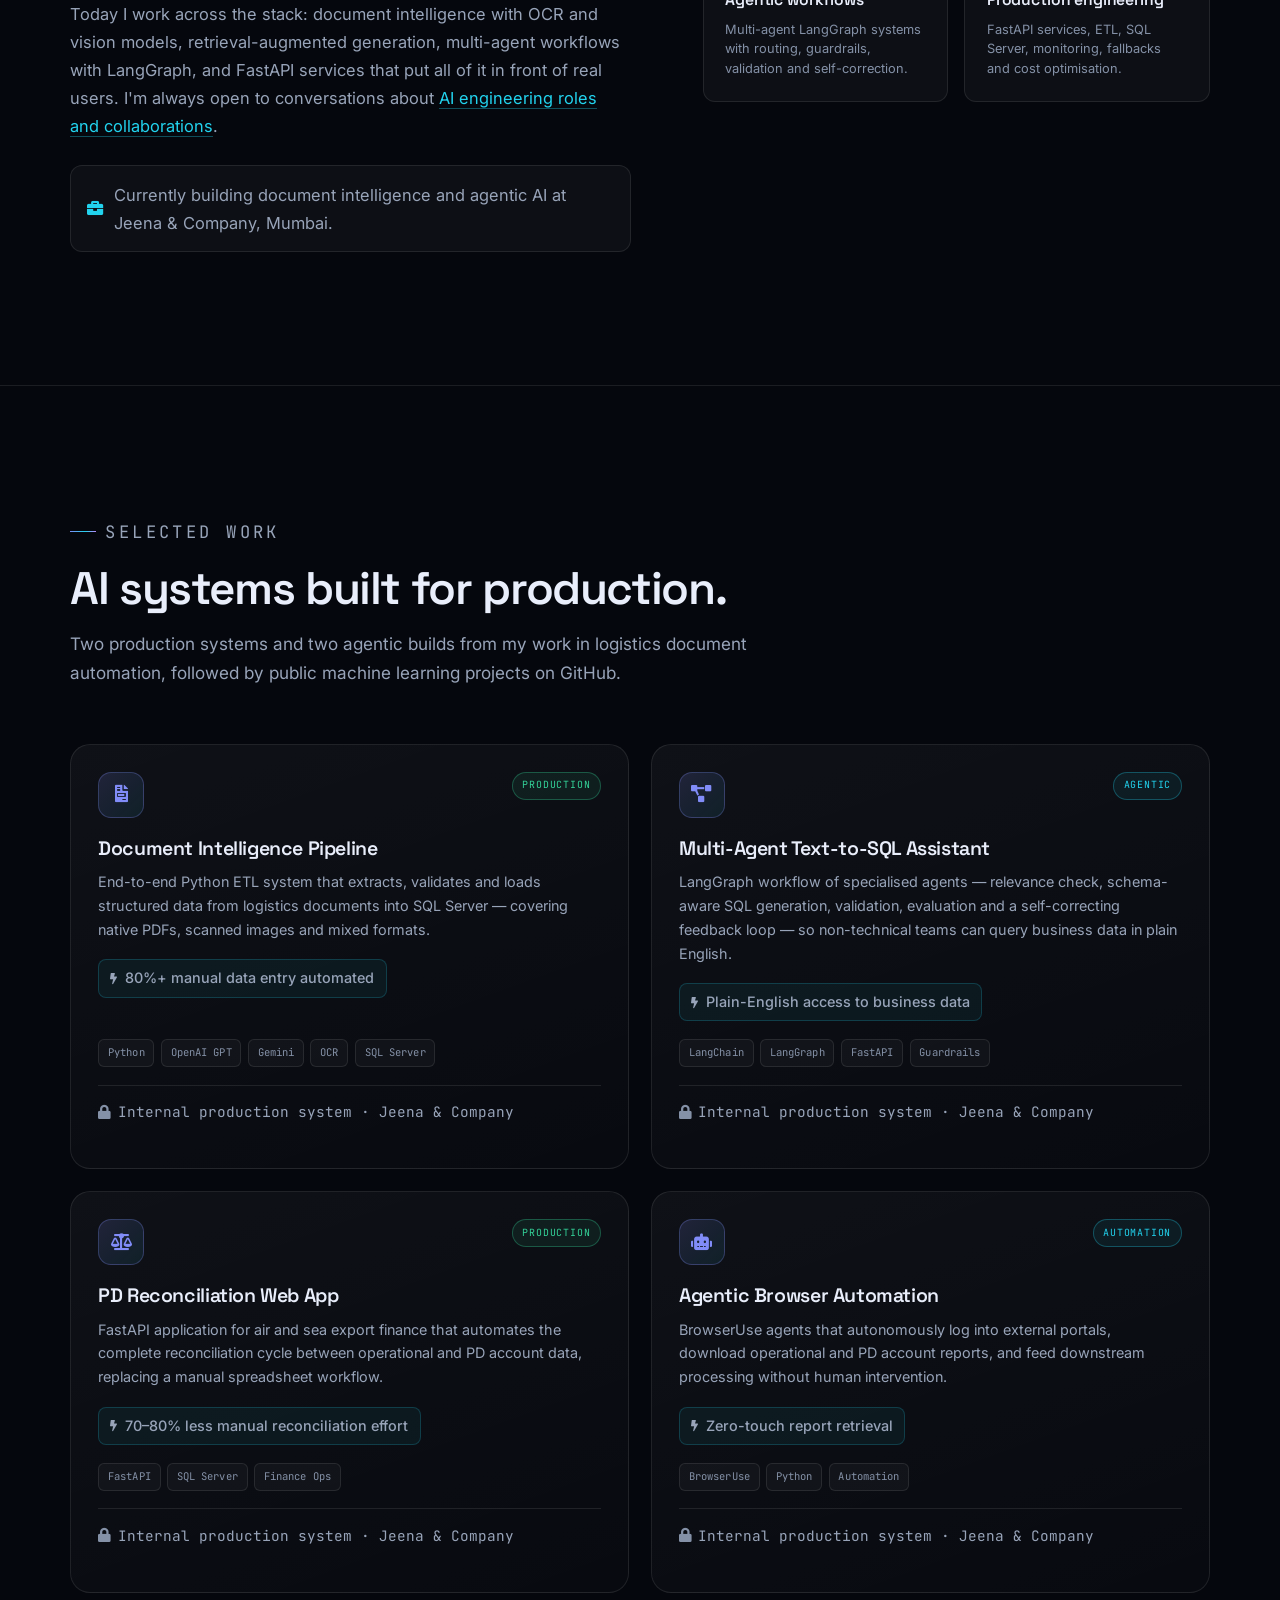
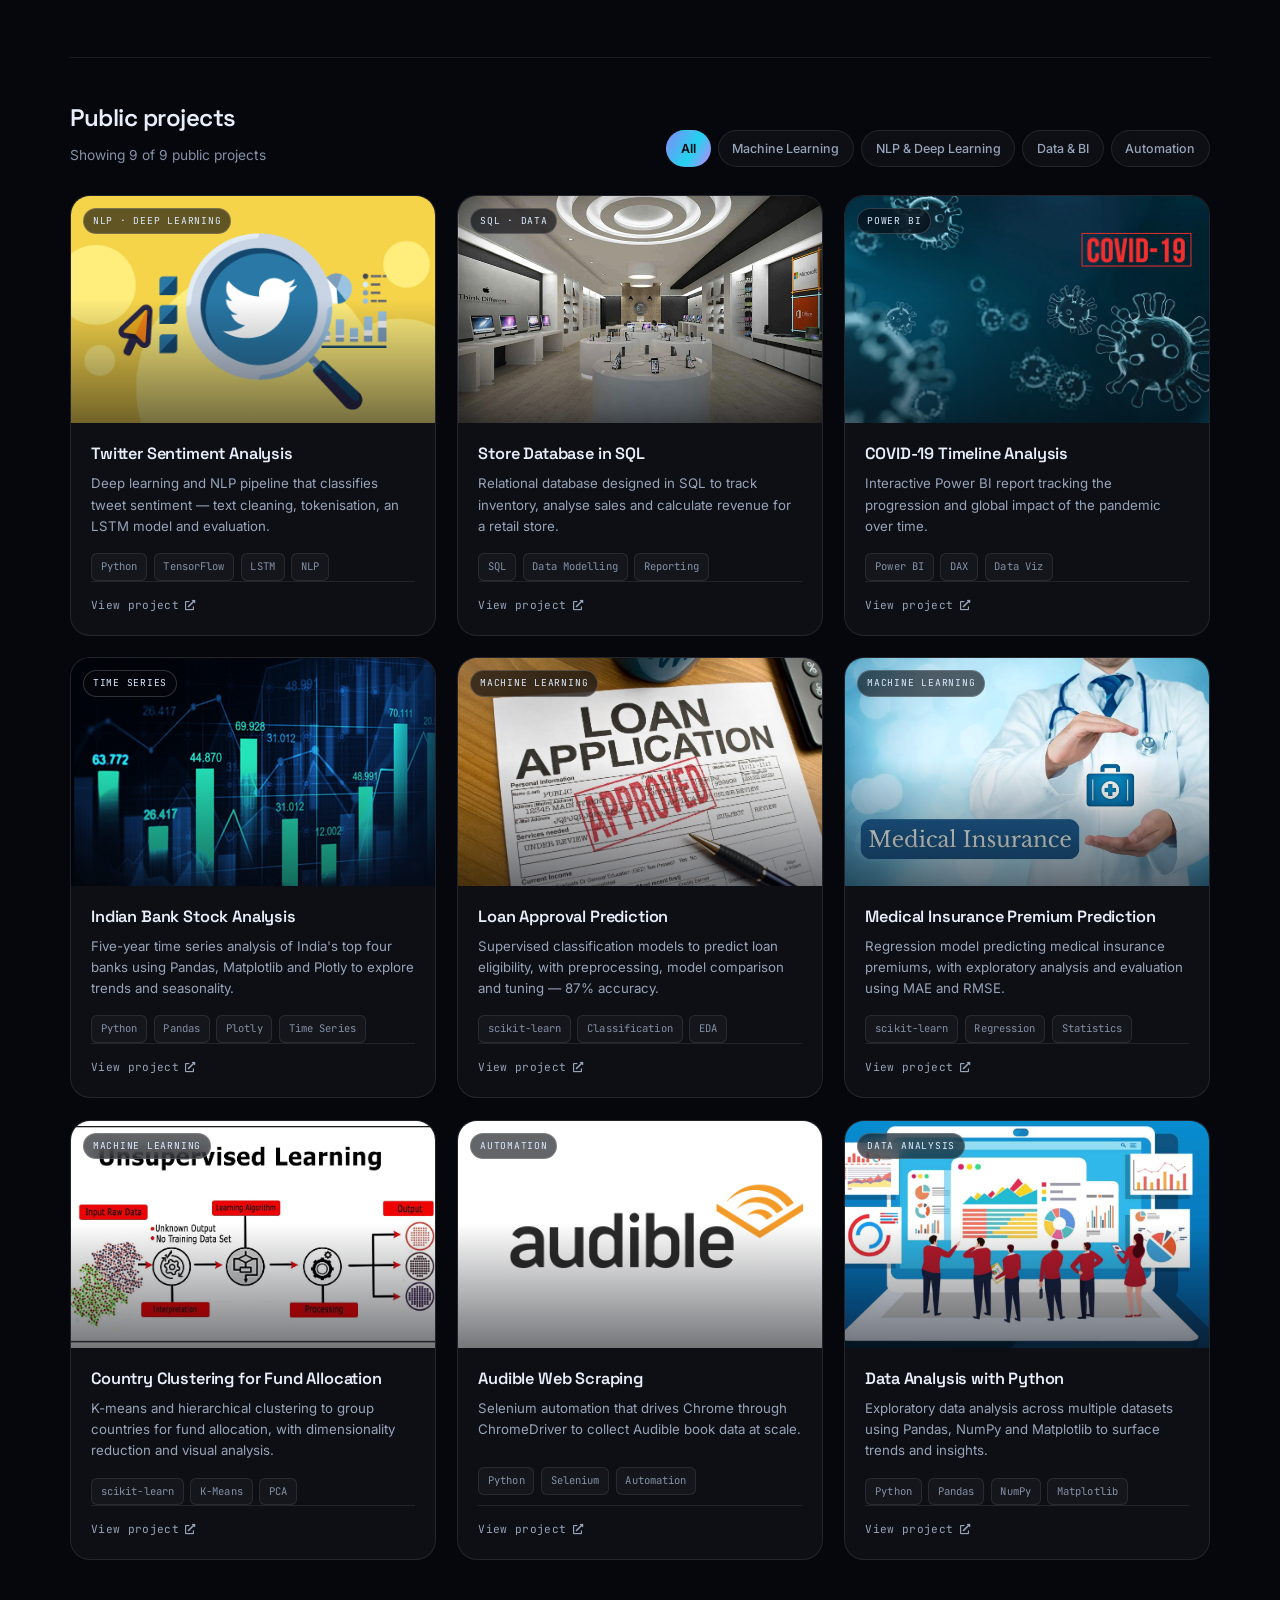
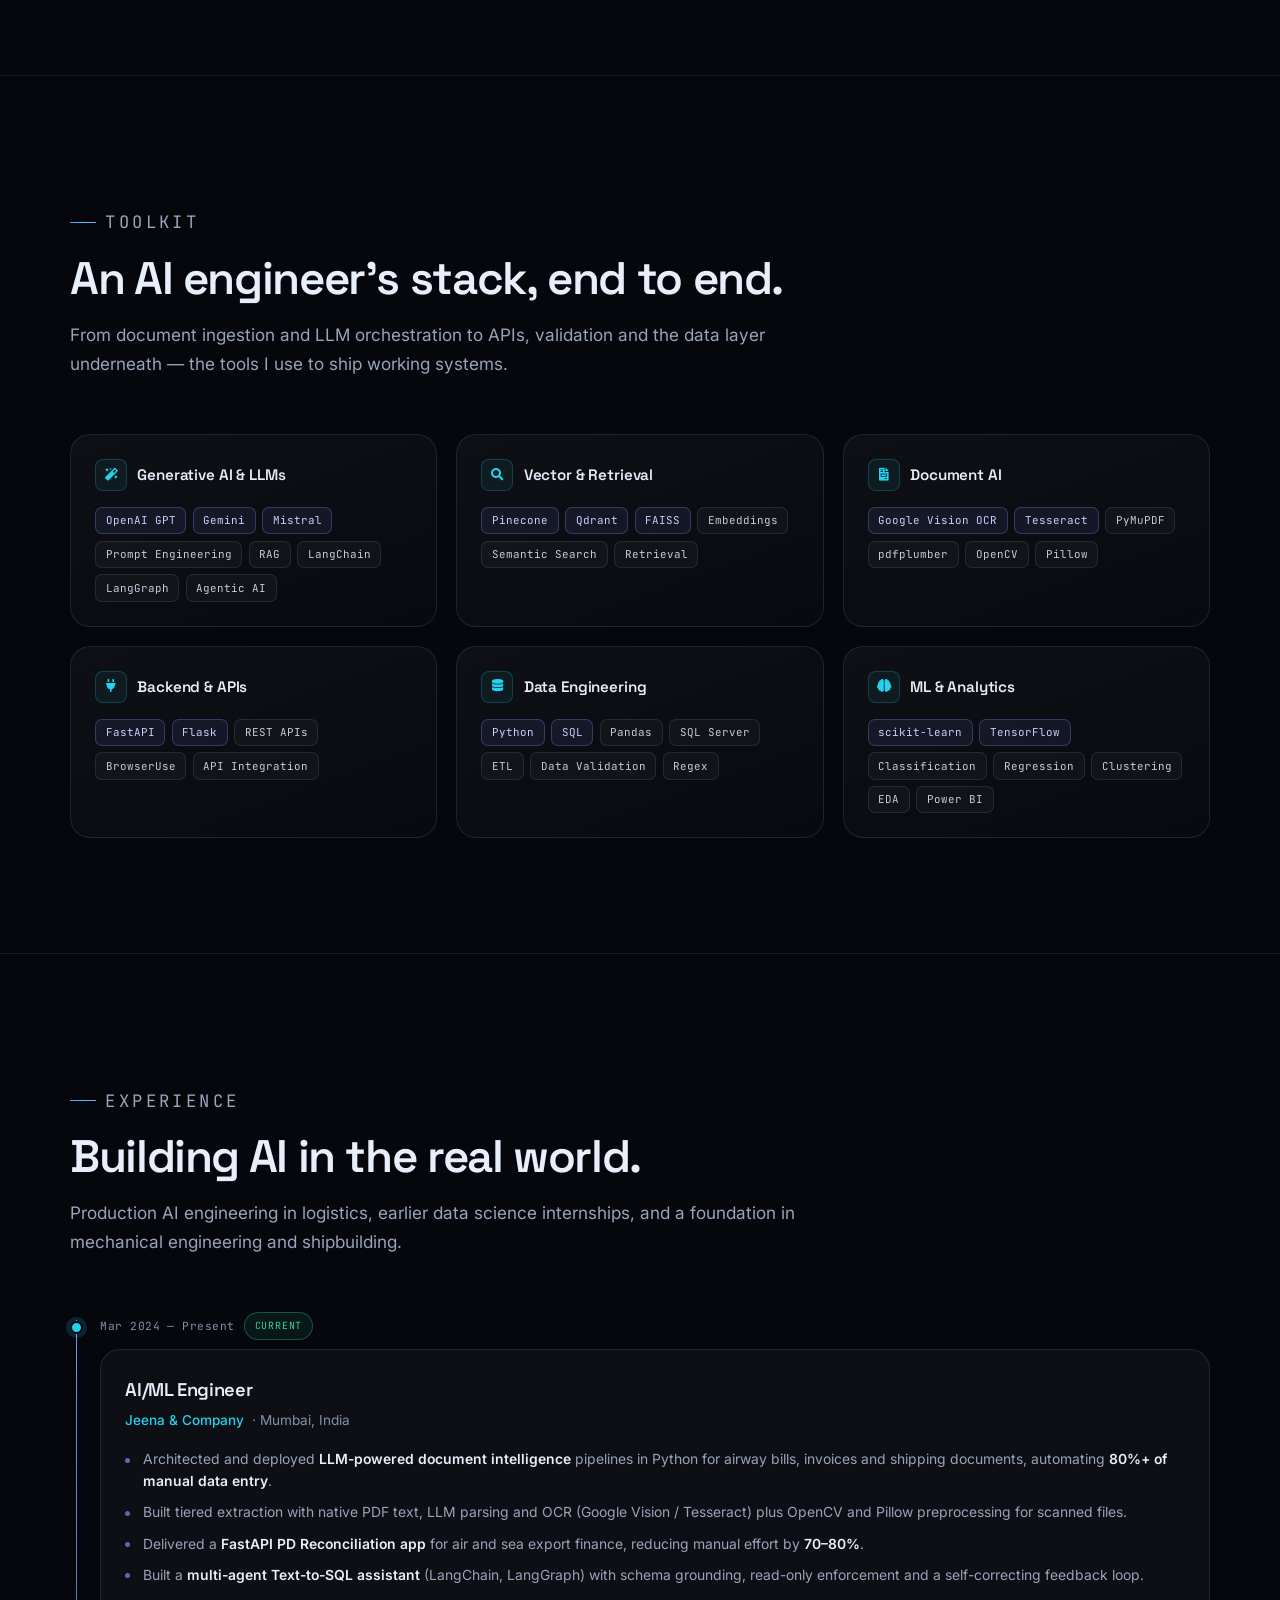
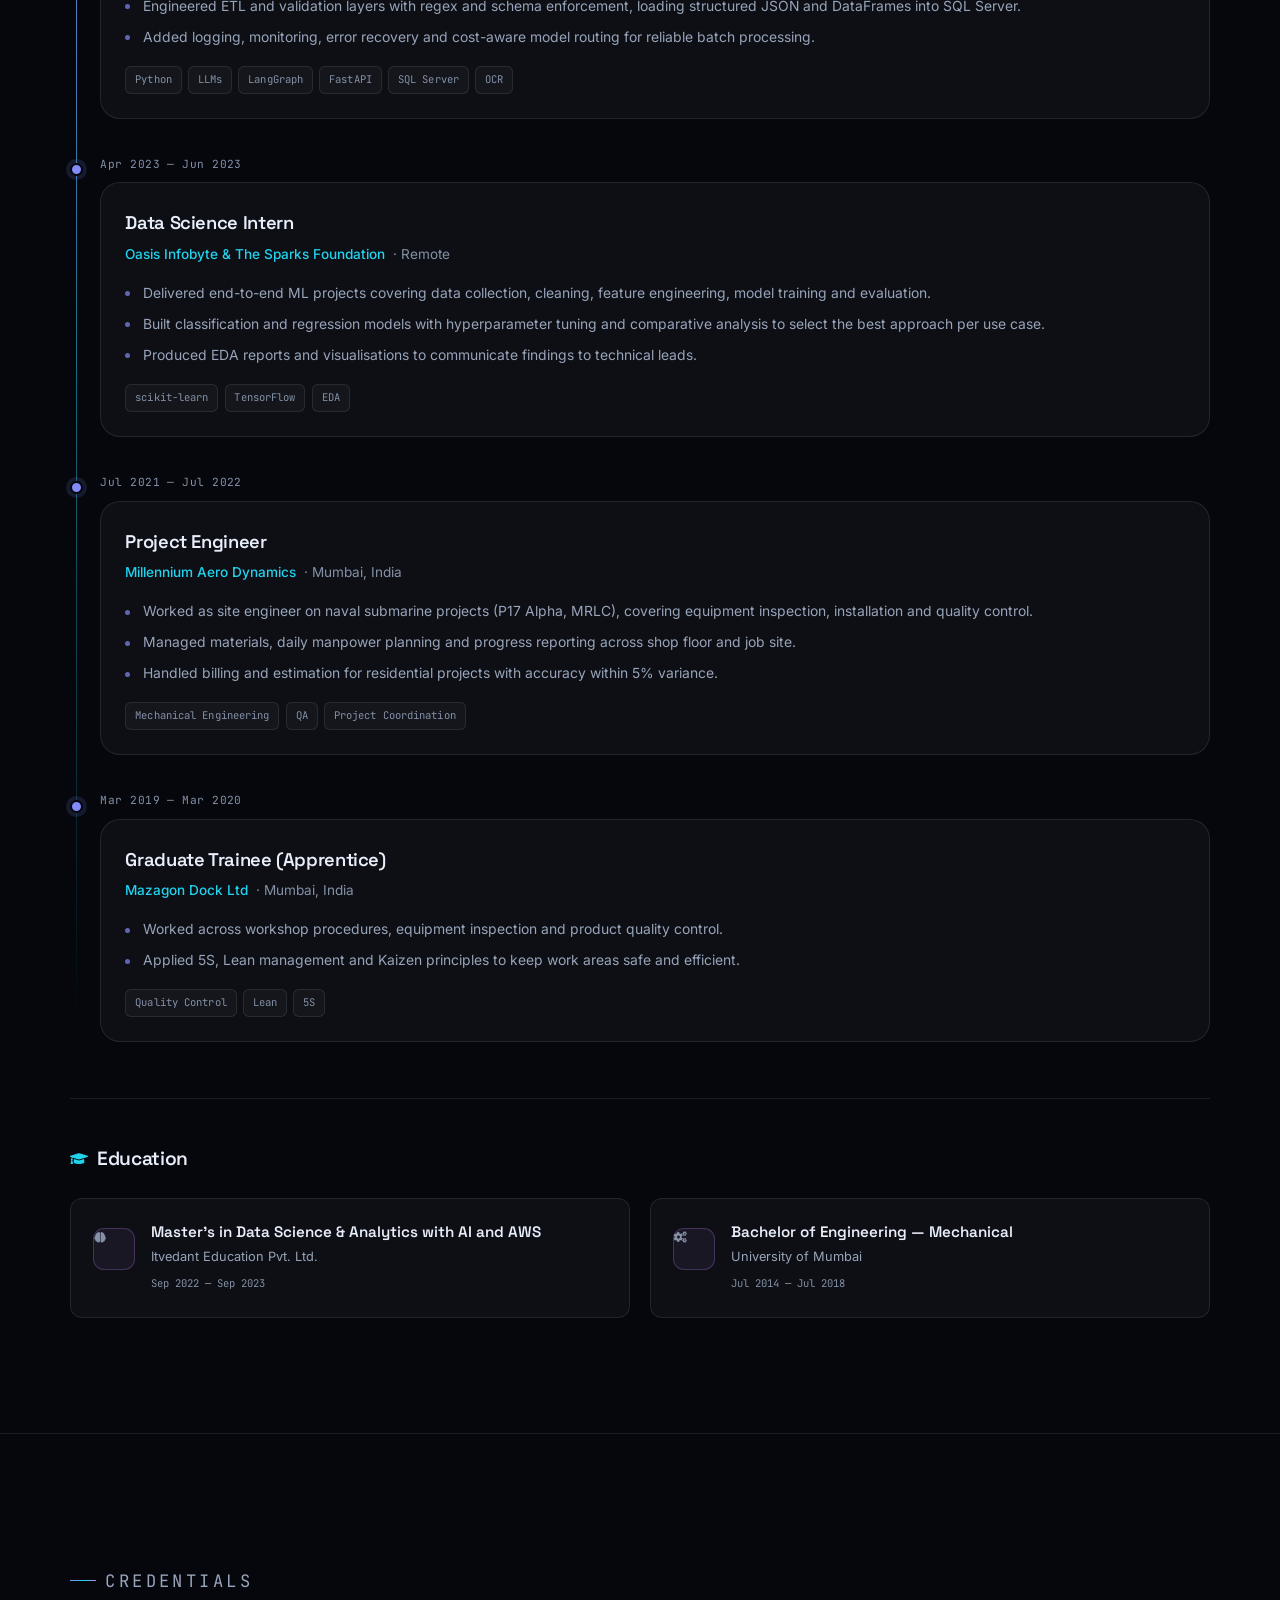
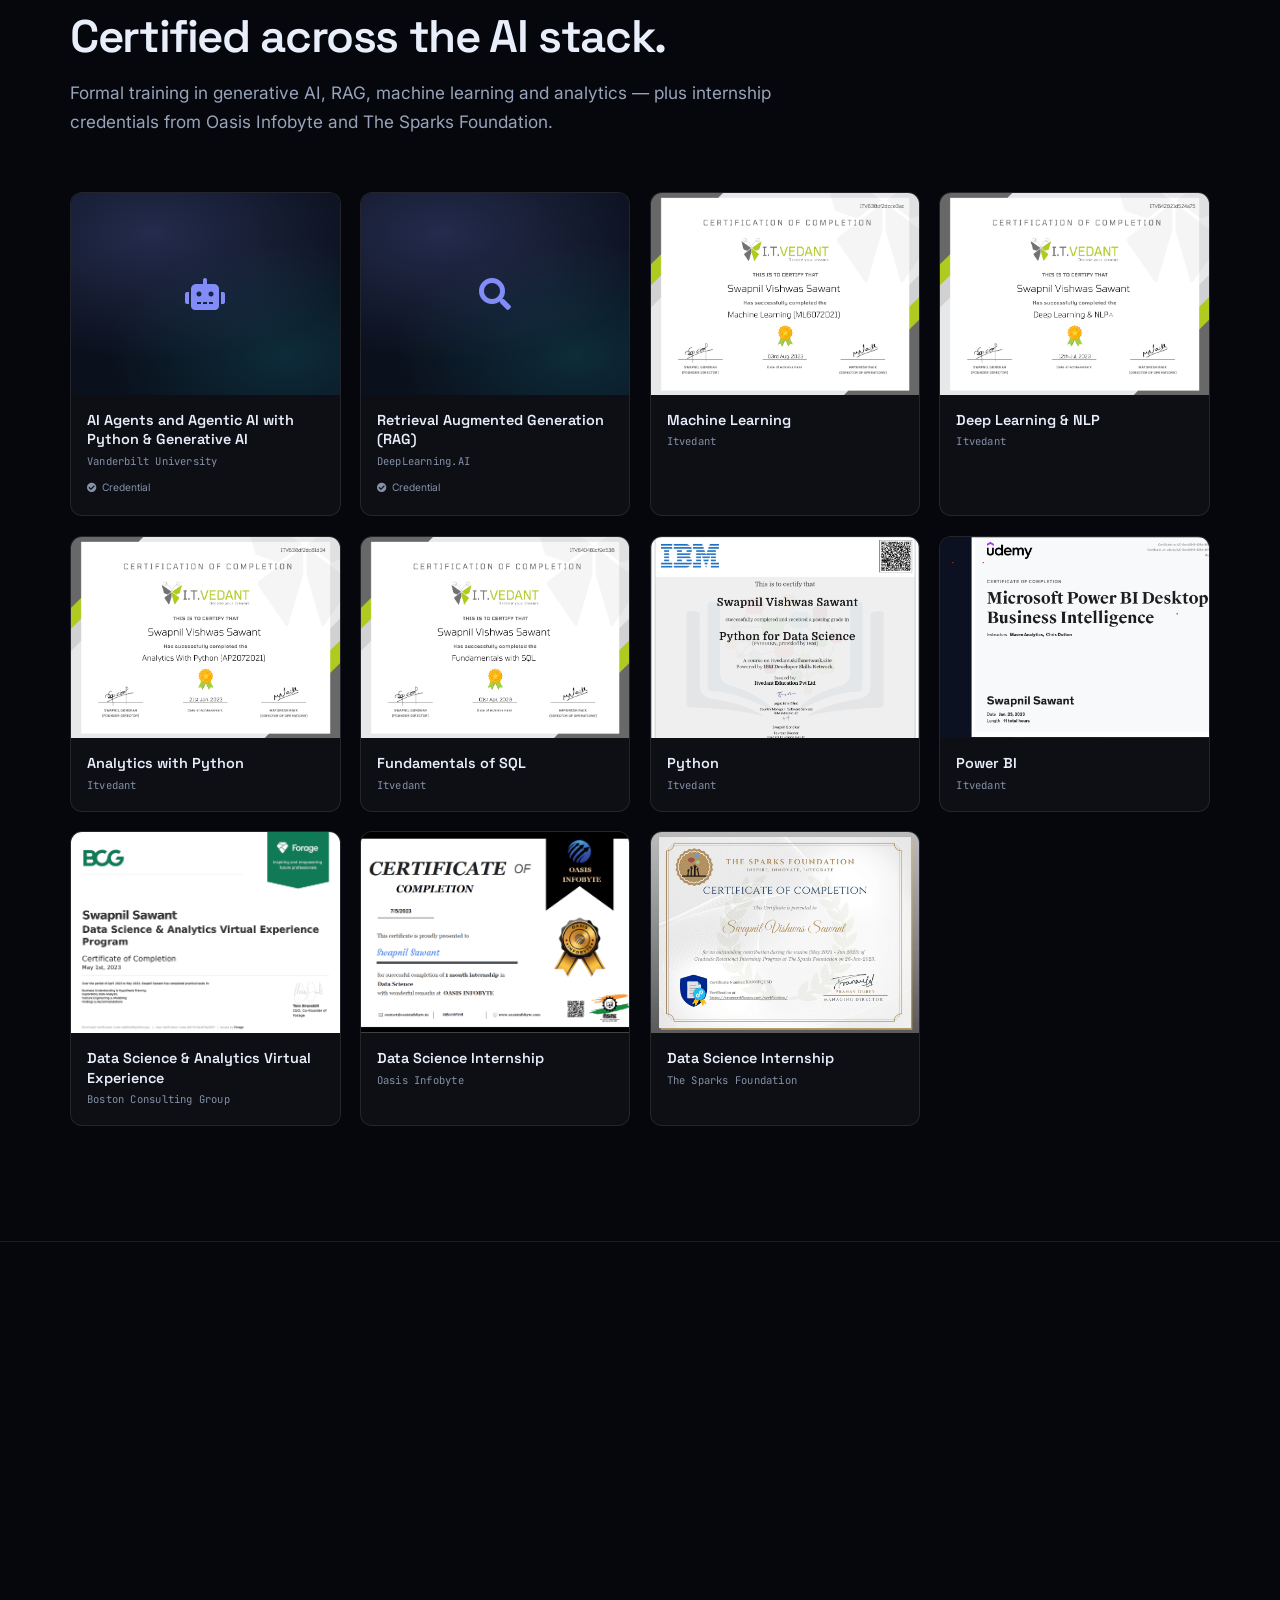
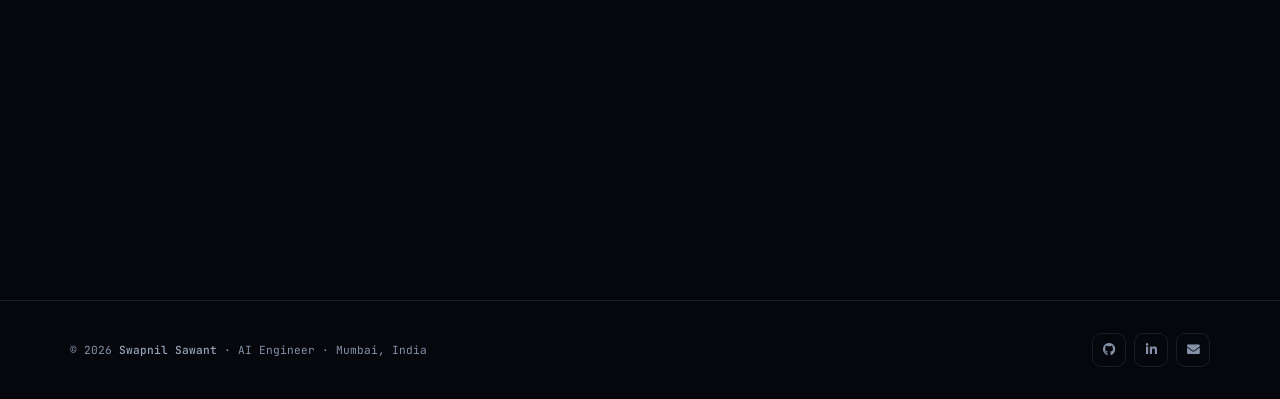
<file: elements.html>
<!DOCTYPE html>
<html lang="en">
<head>
  <meta charset="utf-8">
  <meta name="viewport" content="width=device-width, initial-scale=1">
  <title>About — Swapnil Sawant</title>
  <meta name="robots" content="noindex">
  <meta http-equiv="refresh" content="0; url=index.html#about">
  <link rel="canonical" href="https://swapnilmleengineer.github.io/index.html#about">
  <script>window.location.replace("index.html#about");</script>
  <style>
    html { color-scheme: dark; }
    body {
      margin: 0;
      min-height: 100vh;
      display: grid;
      place-items: center;
      background: #05070d;
      color: #98a4b9;
      font-family: "Segoe UI", system-ui, sans-serif;
    }
    a { color: #22d3ee; }
  </style>
</head>
<body>
  <p>Redirecting to the <a href="index.html#about">about section</a>…</p>
</body>
</html>
</file>
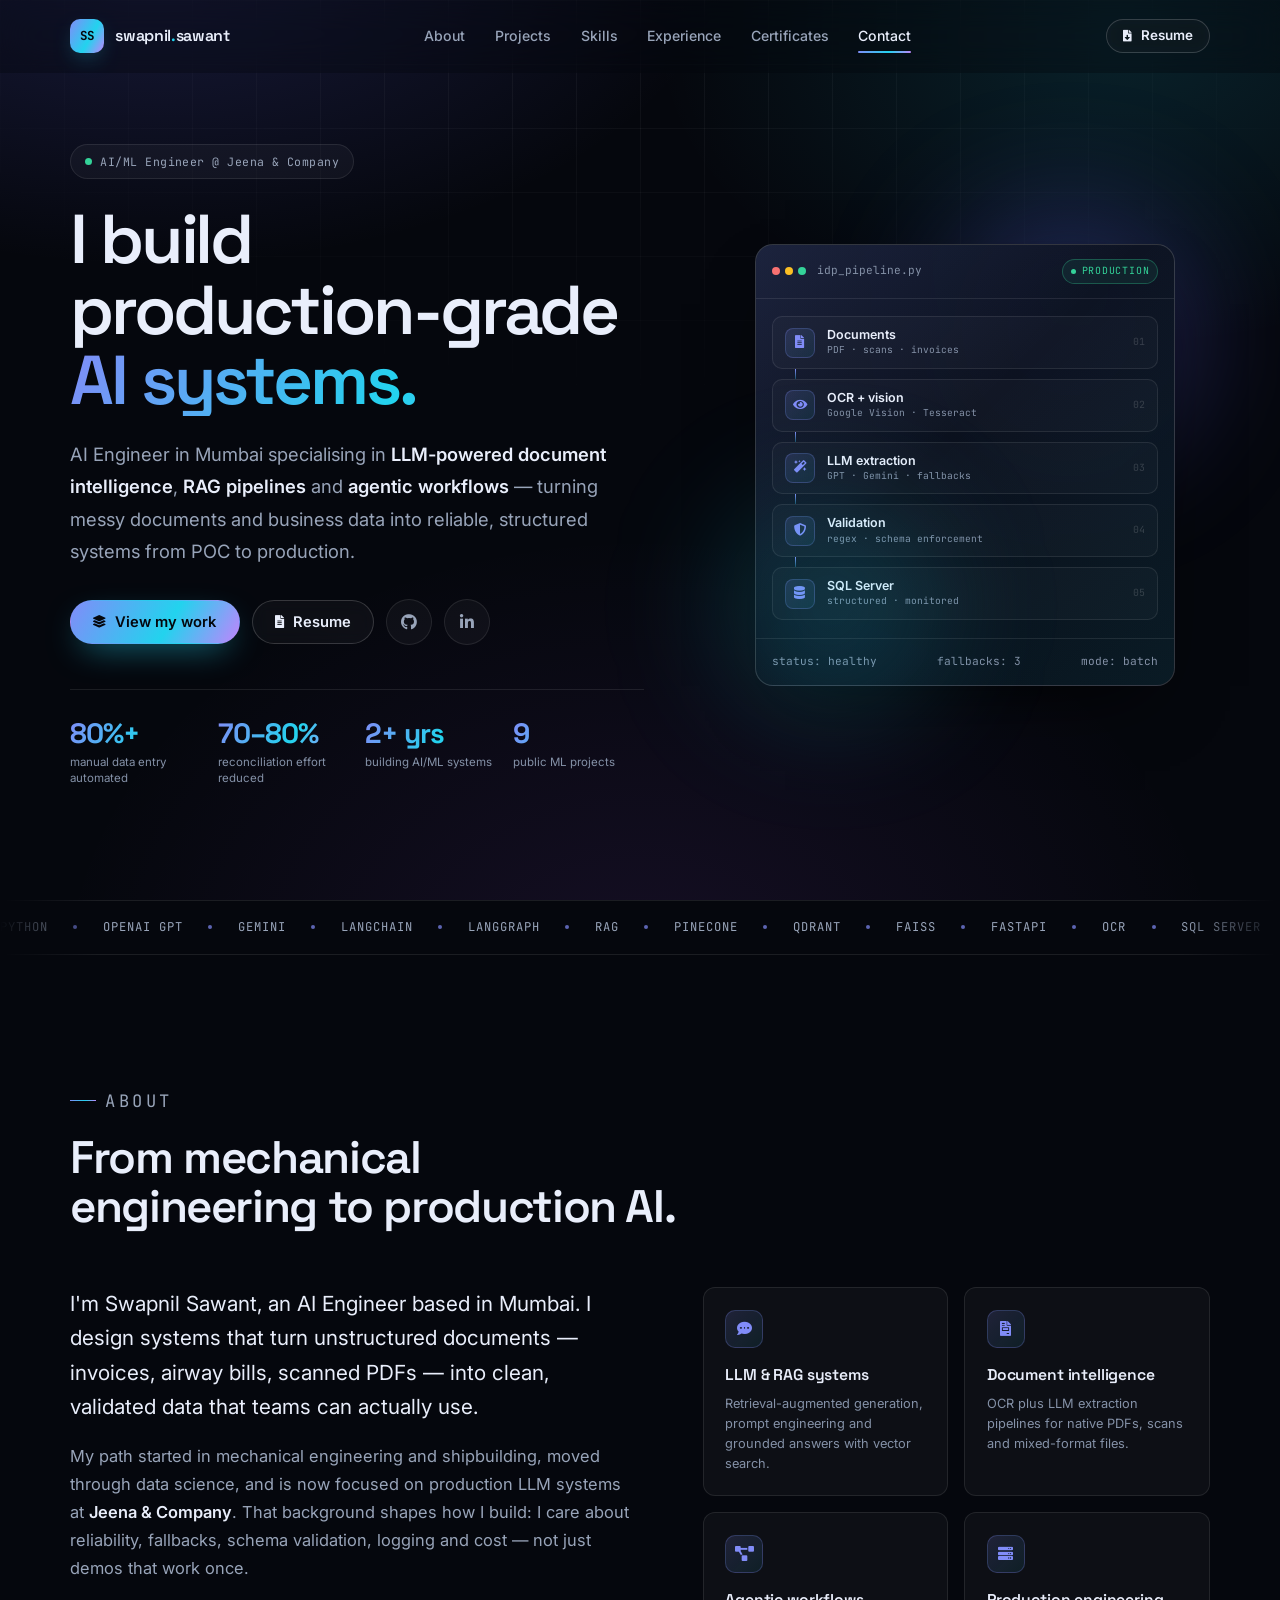
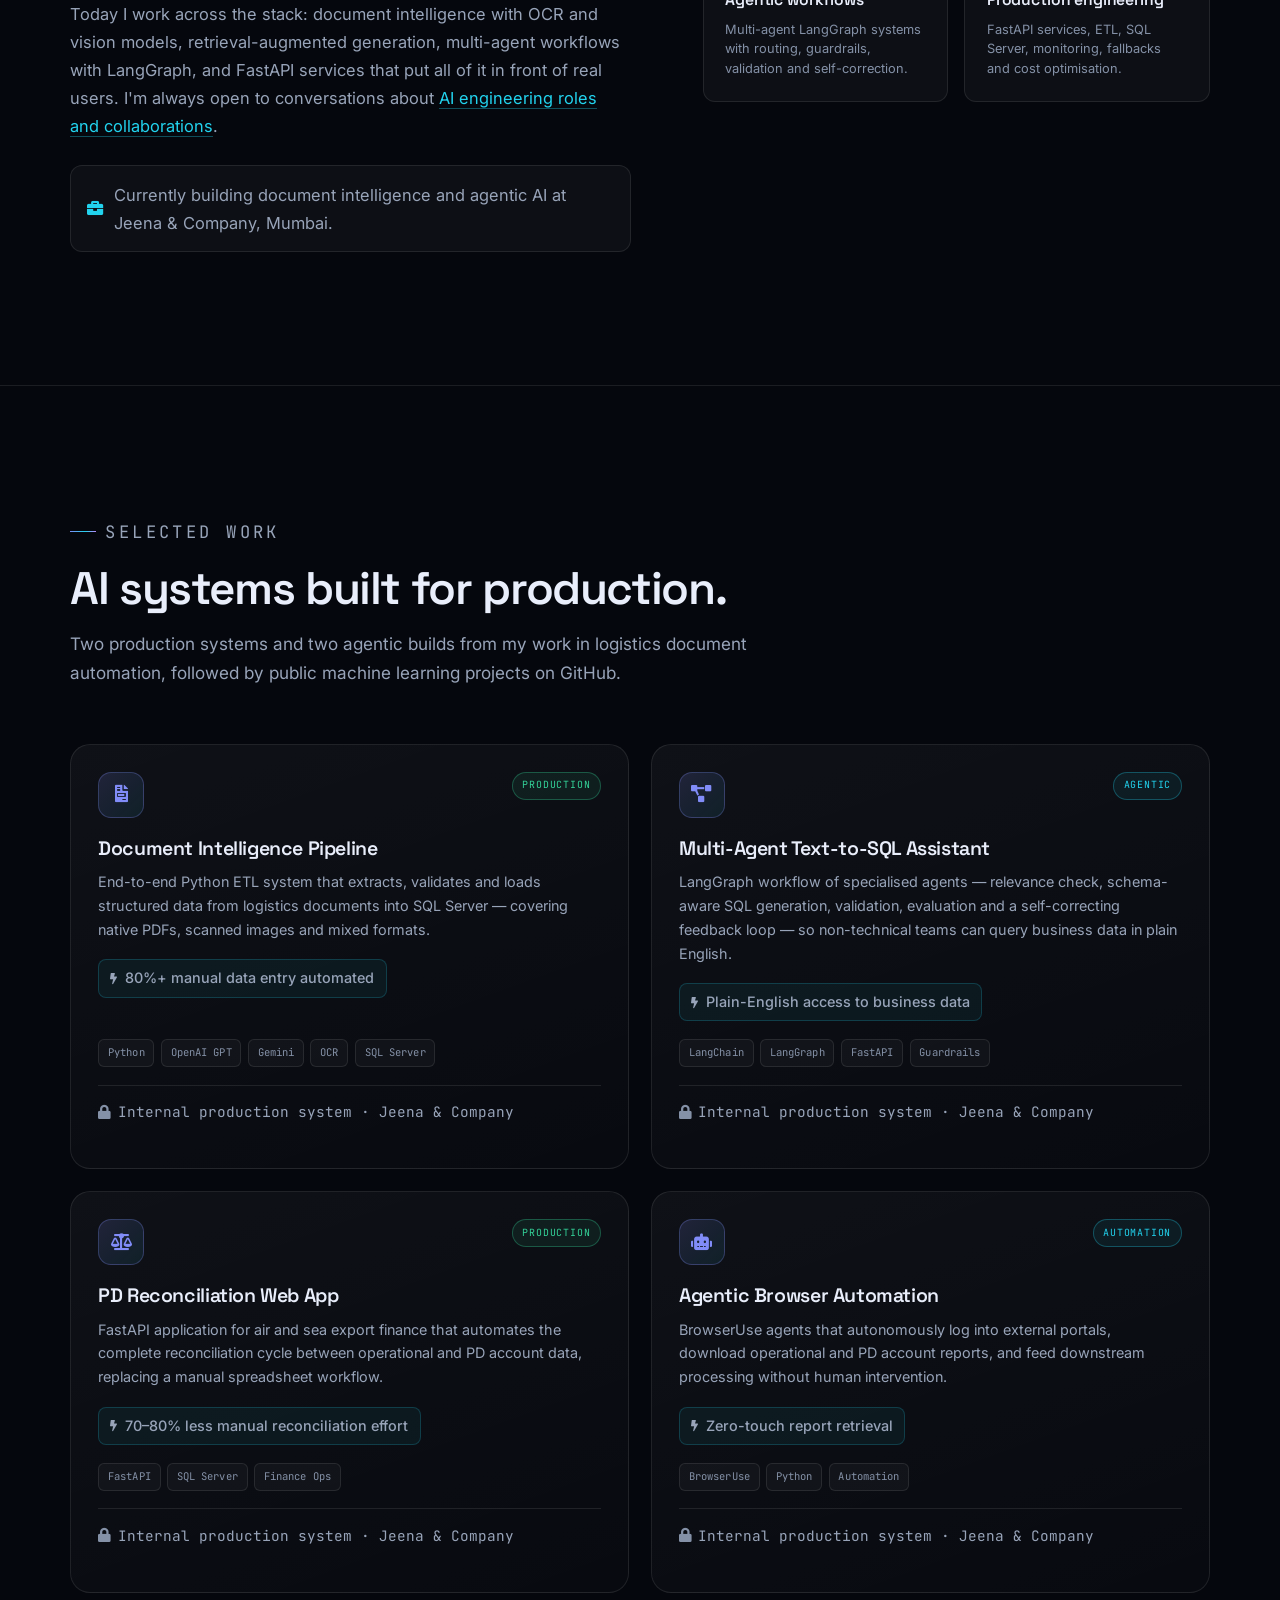
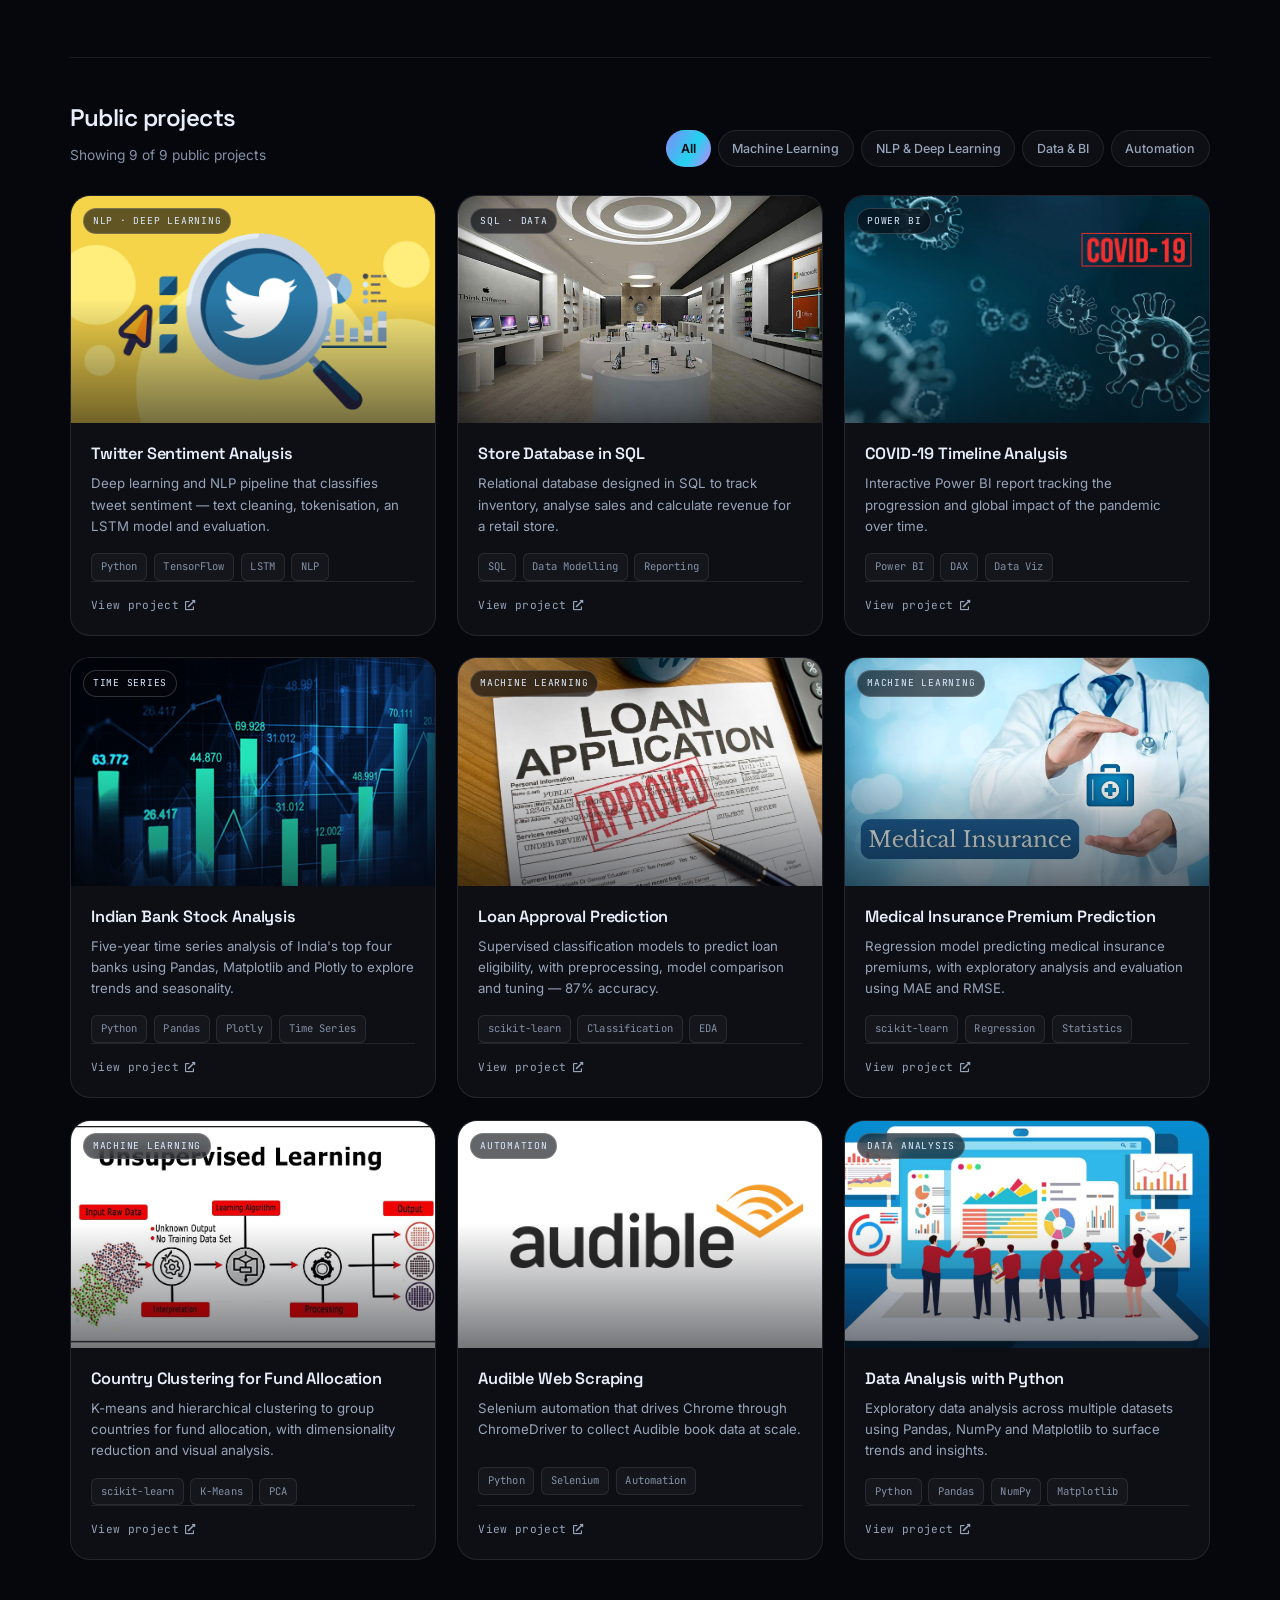
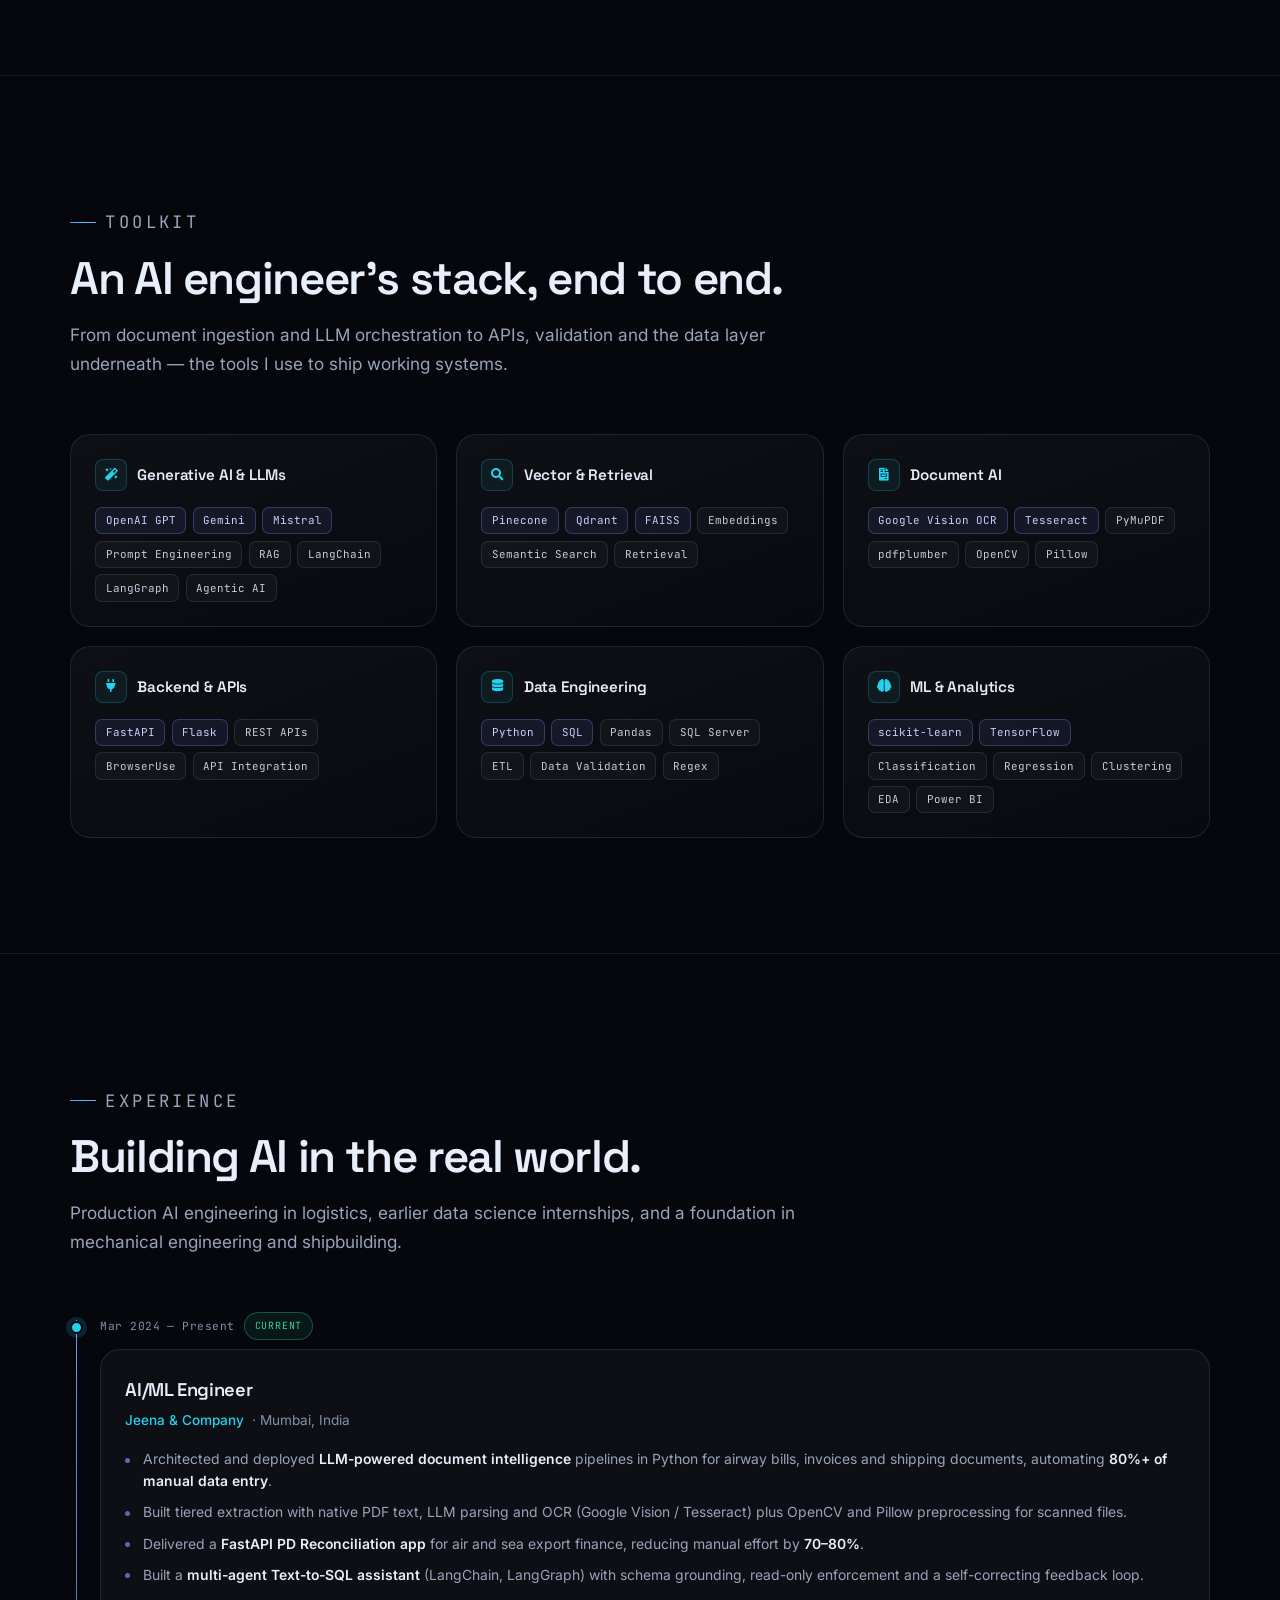
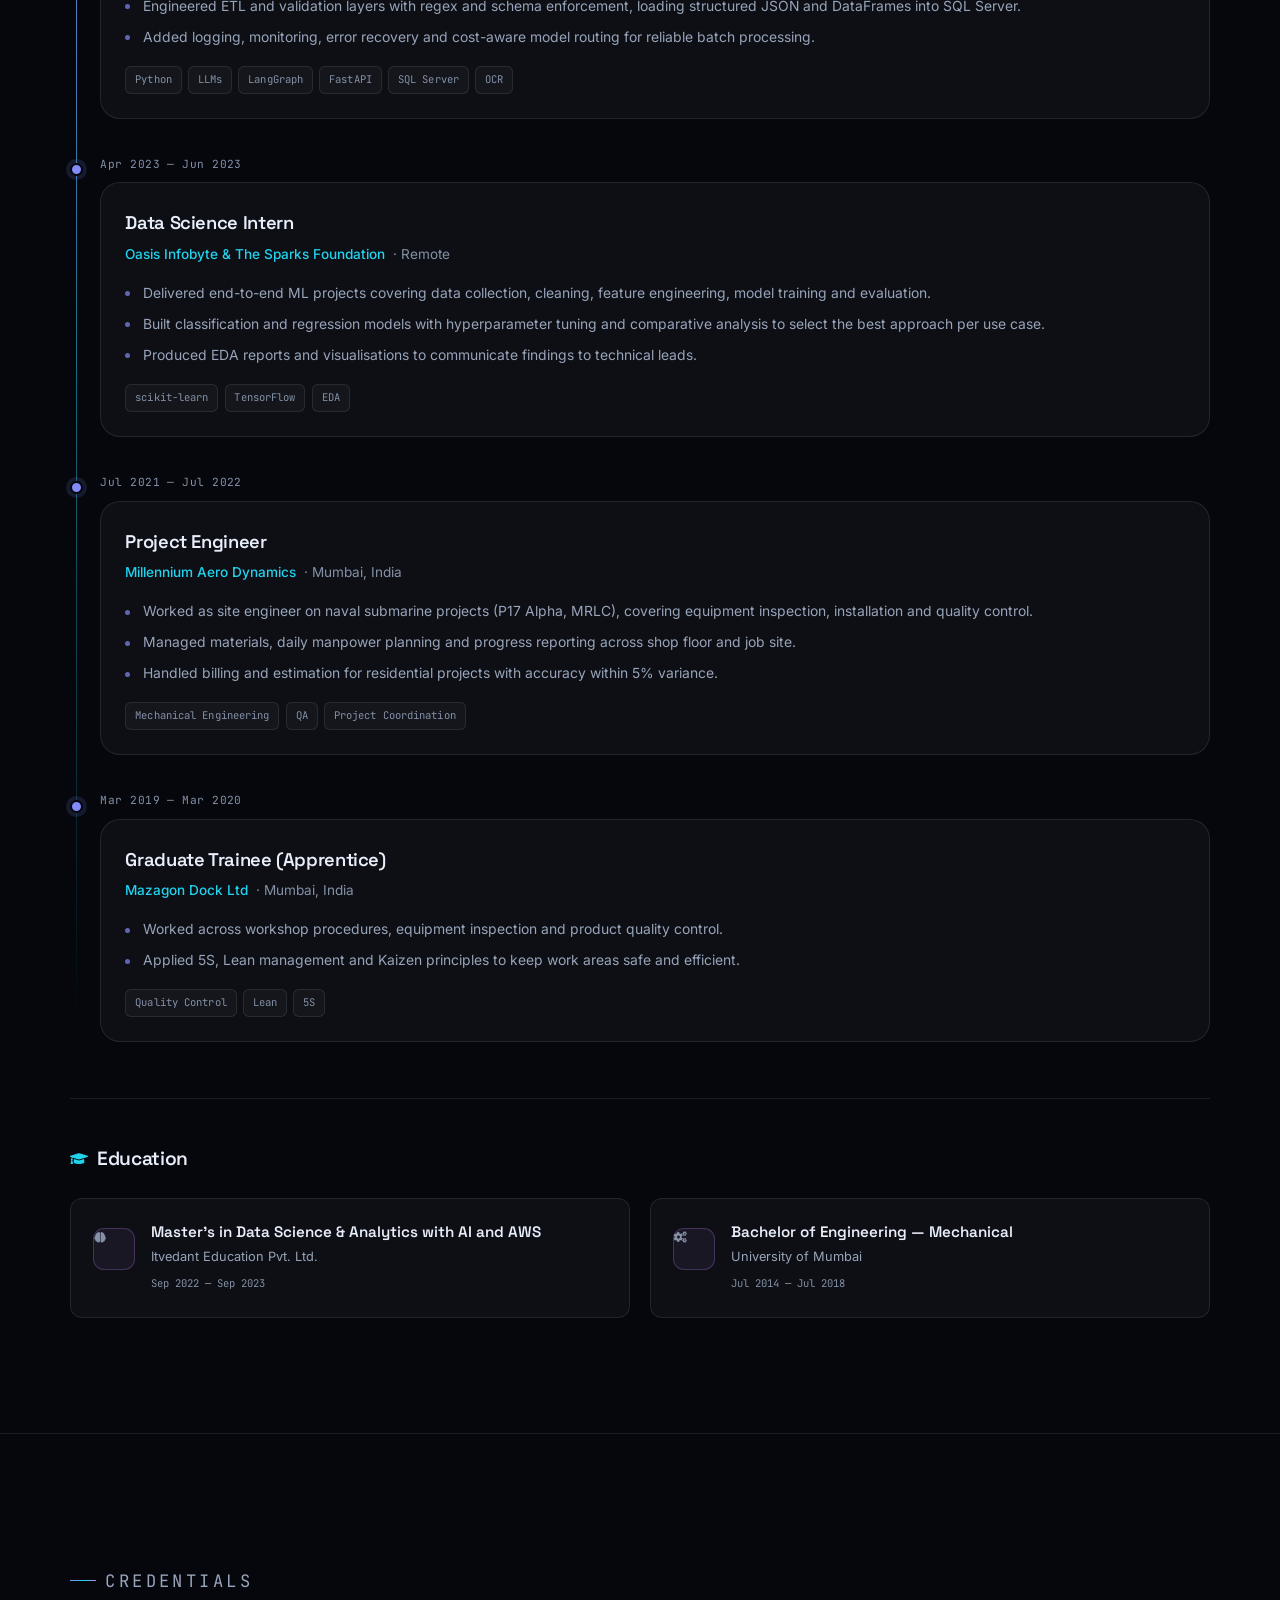
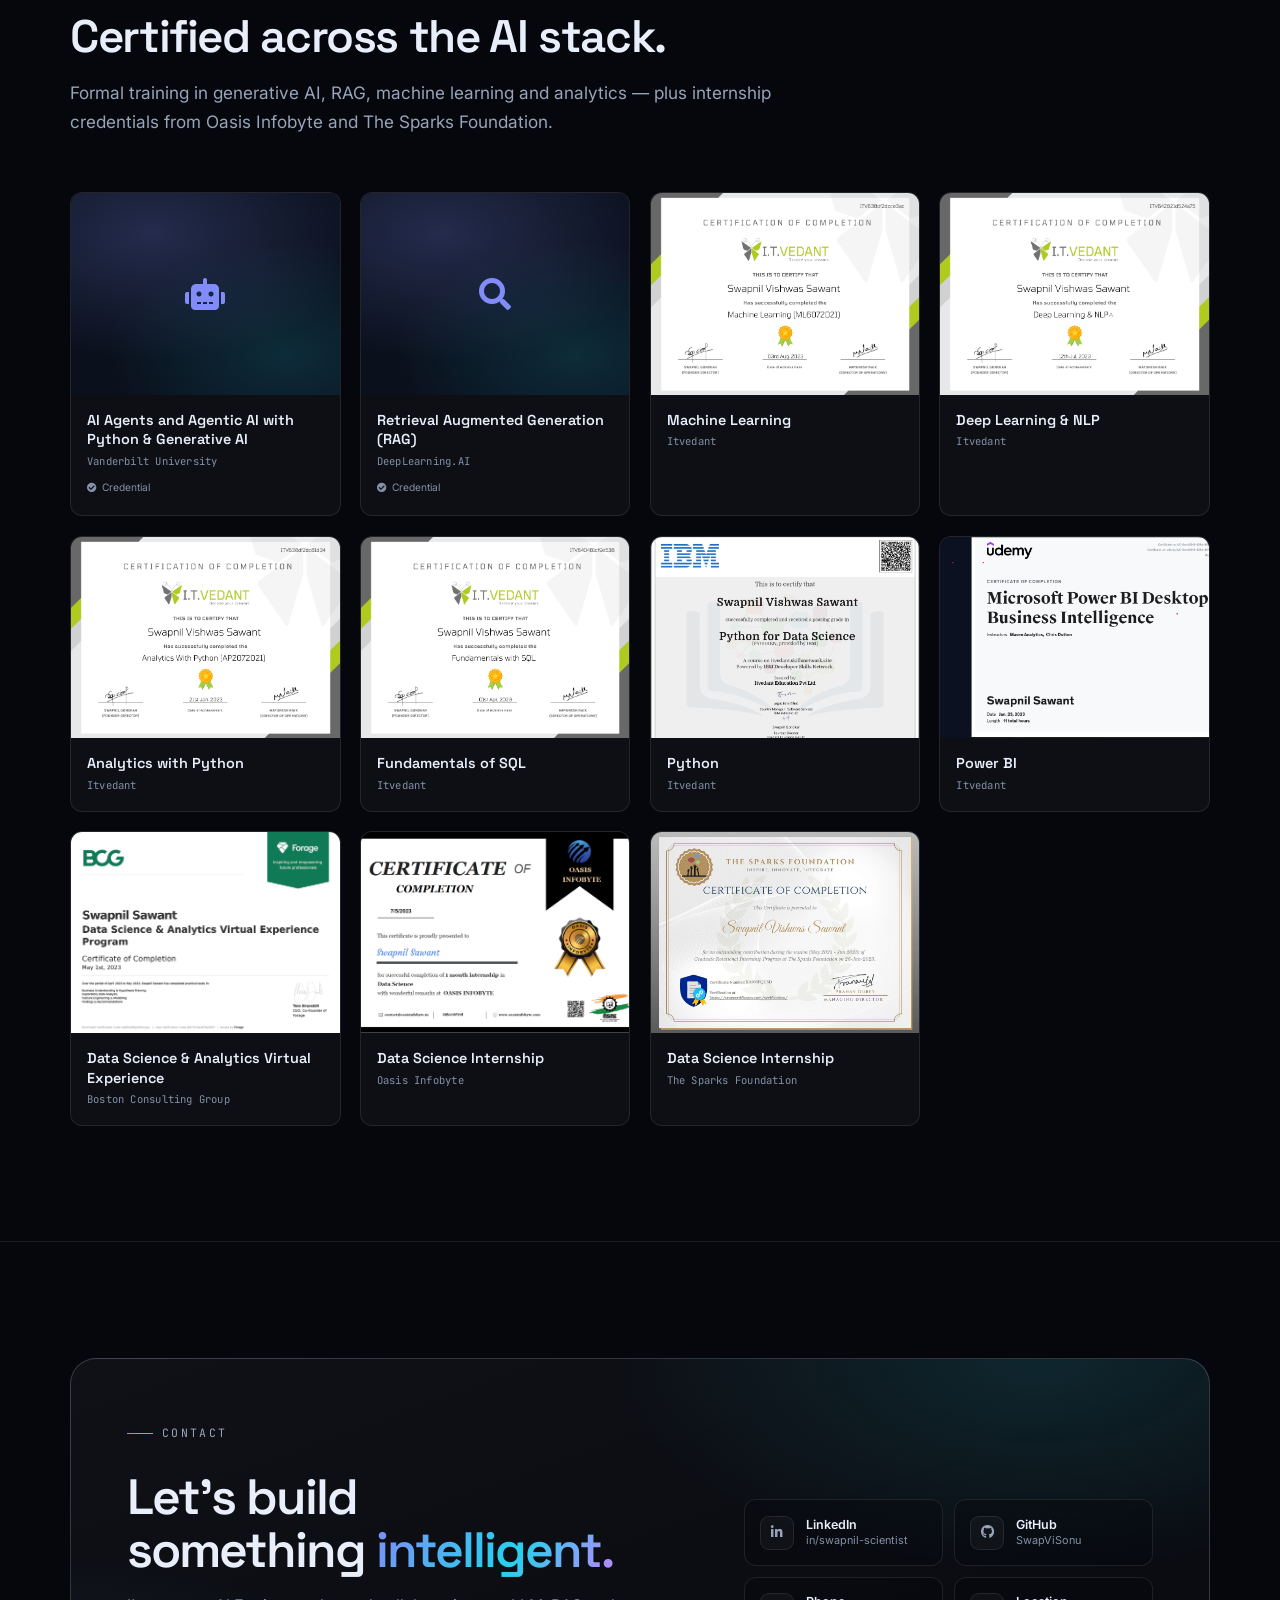
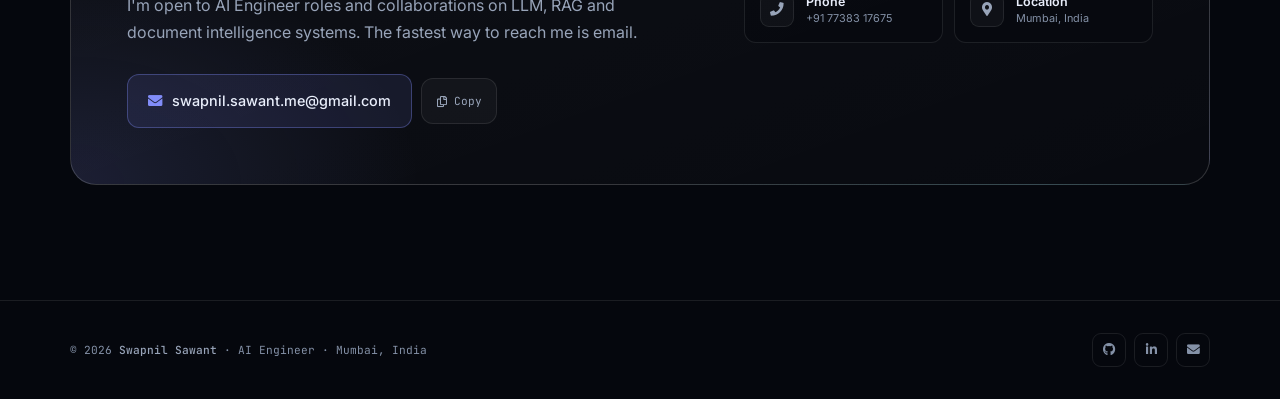
<file: generic.html>
<!DOCTYPE html>
<html lang="en">
<head>
  <meta charset="utf-8">
  <meta name="viewport" content="width=device-width, initial-scale=1">
  <title>Certificates — Swapnil Sawant</title>
  <meta name="robots" content="noindex">
  <meta http-equiv="refresh" content="0; url=index.html#certificates">
  <link rel="canonical" href="https://swapnilmleengineer.github.io/index.html#certificates">
  <script>window.location.replace("index.html#certificates");</script>
  <style>
    html { color-scheme: dark; }
    body {
      margin: 0;
      min-height: 100vh;
      display: grid;
      place-items: center;
      background: #05070d;
      color: #98a4b9;
      font-family: "Segoe UI", system-ui, sans-serif;
    }
    a { color: #22d3ee; }
  </style>
</head>
<body>
  <p>Redirecting to the <a href="index.html#certificates">certificates section</a>…</p>
</body>
</html>
</file>
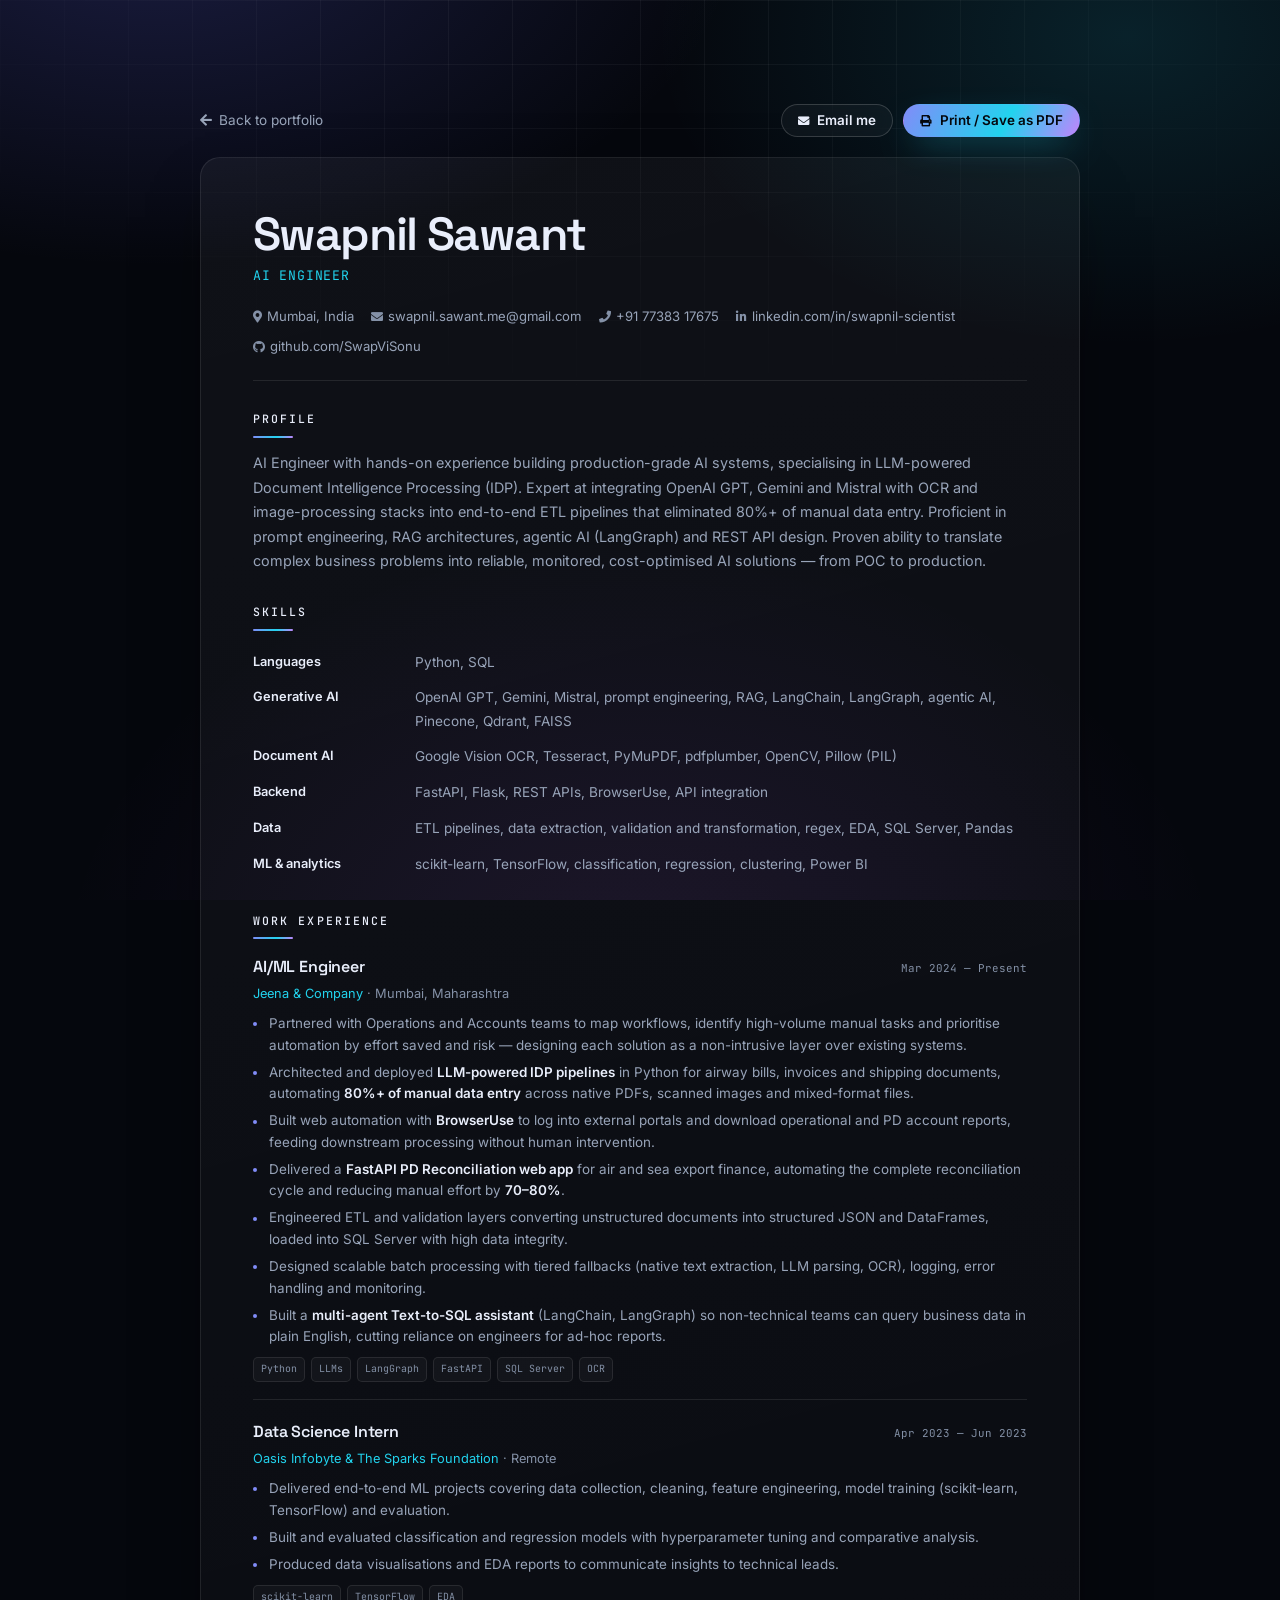
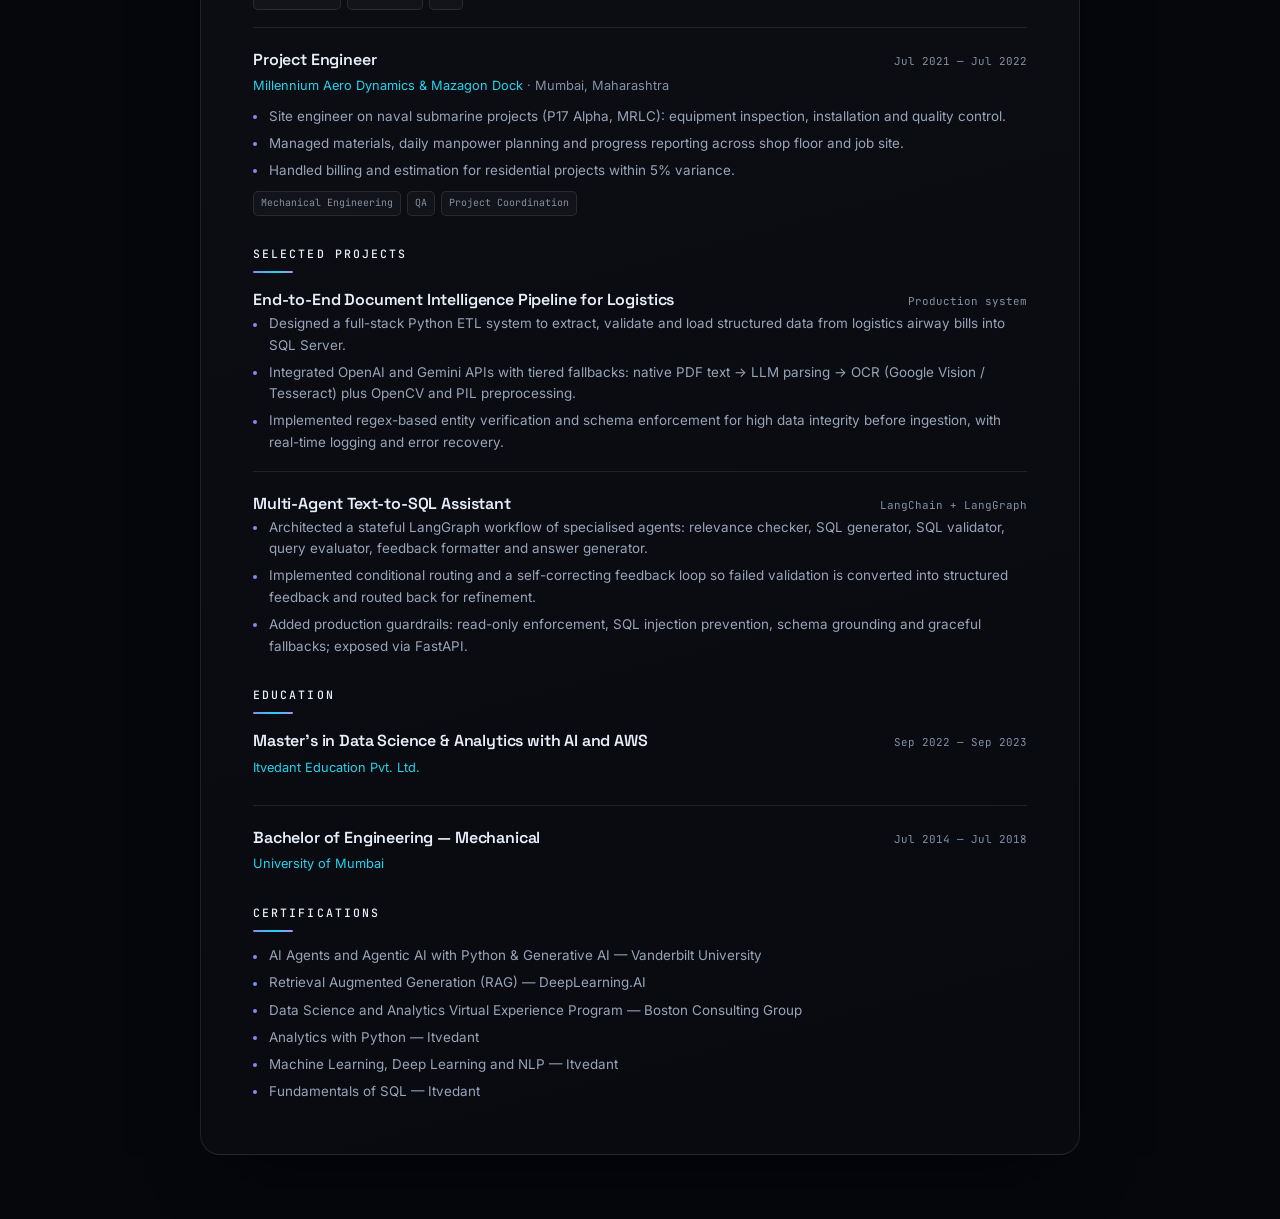
<file: resume.html>
<!DOCTYPE html>
<html lang="en">
<head>
  <meta charset="utf-8">
  <meta name="viewport" content="width=device-width, initial-scale=1">
  <title>Resume — Swapnil Sawant, AI Engineer</title>
  <meta name="description" content="Resume of Swapnil Sawant, AI Engineer specialising in LLM document intelligence, RAG and agentic workflows.">
  <meta name="robots" content="noindex">
  <link rel="icon" href="data:image/svg+xml,%3Csvg xmlns='http://www.w3.org/2000/svg' viewBox='0 0 64 64'%3E%3Cdefs%3E%3ClinearGradient id='g' x1='0' y1='0' x2='1' y2='1'%3E%3Cstop stop-color='%23818cf8'/%3E%3Cstop offset='1' stop-color='%2322d3ee'/%3E%3C/linearGradient%3E%3C/defs%3E%3Crect width='64' height='64' rx='14' fill='url(%23g)'/%3E%3Ctext x='32' y='44' font-family='monospace' font-size='27' font-weight='700' text-anchor='middle' fill='%2304070d'%3ESS%3C/text%3E%3C/svg%3E">
  <link rel="preconnect" href="https://fonts.googleapis.com">
  <link rel="preconnect" href="https://fonts.gstatic.com" crossorigin>
  <link href="https://fonts.googleapis.com/css2?family=Inter:wght@400;500;600&family=JetBrains+Mono:wght@400;500&family=Space+Grotesk:wght@500;600;700&display=swap" rel="stylesheet">
  <link rel="stylesheet" href="assets/css/fontawesome-all.min.css">
  <link rel="stylesheet" href="assets/css/portfolio.css">
  <style>
    .resume-page {
      padding: 6.5rem 0 4rem;
    }

    .resume-toolbar {
      display: flex;
      flex-wrap: wrap;
      align-items: center;
      justify-content: space-between;
      gap: 1rem;
      width: min(880px, 100% - 2.5rem);
      margin: 0 auto 1.25rem;
    }

    .resume-back {
      display: inline-flex;
      align-items: center;
      gap: 0.45rem;
      color: var(--muted);
      font-size: 0.85rem;
    }

    .resume-back:hover {
      color: var(--text);
    }

    .resume-actions {
      display: flex;
      gap: 0.6rem;
    }

    .resume-sheet {
      width: min(880px, 100% - 2.5rem);
      margin: 0 auto;
      padding: clamp(1.5rem, 5vw, 3.25rem);
      border: 1px solid var(--line);
      border-radius: 20px;
      background: linear-gradient(165deg, rgba(255, 255, 255, 0.045), rgba(255, 255, 255, 0.015));
      box-shadow: var(--shadow);
    }

    .resume-name {
      font-family: var(--font-display);
      font-size: clamp(2rem, 5vw, 2.9rem);
      line-height: 1.05;
      letter-spacing: -0.035em;
      font-weight: 600;
    }

    .resume-role {
      margin-top: 0.4rem;
      color: var(--cyan);
      font-family: var(--font-mono);
      font-size: 0.82rem;
      letter-spacing: 0.06em;
      text-transform: uppercase;
    }

    .resume-contact {
      display: flex;
      flex-wrap: wrap;
      gap: 0.5rem 1.1rem;
      margin-top: 1.1rem;
      padding-bottom: 1.4rem;
      border-bottom: 1px solid var(--line);
      color: var(--muted);
      font-size: 0.82rem;
    }

    .resume-contact a:hover {
      color: var(--cyan);
    }

    .resume-contact i {
      margin-right: 0.3rem;
      color: var(--muted-2);
      font-size: 0.75rem;
    }

    .resume-section {
      margin-top: 1.75rem;
    }

    .resume-section h2 {
      margin-bottom: 0.85rem;
      color: var(--text);
      font-family: var(--font-mono);
      font-size: 0.72rem;
      font-weight: 500;
      letter-spacing: 0.18em;
      text-transform: uppercase;
    }

    .resume-section h2::after {
      content: "";
      display: block;
      width: 2.5rem;
      height: 2px;
      margin-top: 0.45rem;
      background: var(--gradient);
      border-radius: 2px;
    }

    .resume-summary {
      color: var(--muted);
      font-size: 0.9rem;
      line-height: 1.7;
    }

    .resume-skill-row {
      display: grid;
      grid-template-columns: 150px 1fr;
      gap: 0.75rem;
      padding: 0.4rem 0;
      font-size: 0.85rem;
    }

    .resume-skill-row strong {
      color: var(--text);
      font-weight: 600;
      font-size: 0.8rem;
    }

    .resume-skill-row span {
      color: var(--muted);
    }

    .resume-item {
      padding: 0 0 1.1rem;
      margin-bottom: 1.1rem;
      border-bottom: 1px solid var(--line);
    }

    .resume-item:last-child {
      padding-bottom: 0;
      margin-bottom: 0;
      border-bottom: 0;
    }

    .resume-item-head {
      display: flex;
      flex-wrap: wrap;
      align-items: baseline;
      justify-content: space-between;
      gap: 0.25rem 1rem;
    }

    .resume-item-head h3 {
      font-family: var(--font-display);
      font-size: 1rem;
      font-weight: 600;
      letter-spacing: -0.01em;
    }

    .resume-item-head time {
      color: var(--muted-2);
      font-family: var(--font-mono);
      font-size: 0.68rem;
      white-space: nowrap;
    }

    .resume-company {
      margin: 0.15rem 0 0.55rem;
      color: var(--cyan);
      font-size: 0.8rem;
    }

    .resume-company span {
      color: var(--muted-2);
    }

    .resume-bullets {
      display: grid;
      gap: 0.35rem;
    }

    .resume-bullets li {
      position: relative;
      padding-left: 1rem;
      color: var(--muted);
      font-size: 0.84rem;
      line-height: 1.6;
    }

    .resume-bullets li::before {
      content: "";
      position: absolute;
      left: 0;
      top: 0.58rem;
      width: 4px;
      height: 4px;
      border-radius: 50%;
      background: var(--indigo);
    }

    .resume-bullets strong {
      color: var(--text);
      font-weight: 600;
    }

    .resume-tags {
      display: flex;
      flex-wrap: wrap;
      gap: 0.35rem;
      margin-top: 0.6rem;
    }

    .resume-tags span {
      padding: 0.18rem 0.45rem;
      border: 1px solid var(--line);
      border-radius: 5px;
      background: rgba(255, 255, 255, 0.03);
      color: var(--muted-2);
      font-family: var(--font-mono);
      font-size: 0.62rem;
    }

    @media (max-width: 620px) {
      .resume-skill-row {
        grid-template-columns: 1fr;
        gap: 0.15rem;
      }

      .resume-page {
        padding-top: 5.5rem;
      }
    }

    @media print {
      @page {
        margin: 12mm;
      }

      body {
        background: #fff !important;
        color: #111 !important;
      }

      body::before,
      .bg-grid,
      .resume-toolbar {
        display: none !important;
      }

      .resume-page {
        padding: 0;
      }

      .resume-sheet {
        width: auto;
        margin: 0;
        padding: 0;
        border: 0;
        border-radius: 0;
        background: none;
        box-shadow: none;
      }

      .resume-name,
      .resume-section h2,
      .resume-item-head h3,
      .resume-skill-row strong,
      .resume-bullets strong {
        color: #111 !important;
      }

      .resume-role,
      .resume-company {
        color: #1d4ed8 !important;
      }

      .resume-summary,
      .resume-skill-row span,
      .resume-bullets li,
      .resume-contact {
        color: #333 !important;
      }

      .resume-contact,
      .resume-item {
        border-color: #ddd !important;
      }

      .resume-contact a,
      .resume-contact i,
      .resume-item-head time {
        color: #444 !important;
      }

      .resume-tags span {
        border-color: #ccc !important;
        background: #f4f4f5 !important;
        color: #333 !important;
      }

      .resume-section {
        break-inside: avoid;
      }

      .resume-item {
        break-inside: avoid;
      }
    }
  </style>
</head>
<body>
  <div class="bg-grid" aria-hidden="true"></div>

  <main class="resume-page" id="main">
    <div class="resume-toolbar">
      <a class="resume-back" href="index.html">
        <i class="fas fa-arrow-left" aria-hidden="true"></i> Back to portfolio
      </a>
      <div class="resume-actions">
        <a class="btn btn-ghost btn-sm" href="mailto:swapnil.sawant.me@gmail.com">
          <i class="fas fa-envelope" aria-hidden="true"></i> Email me
        </a>
        <button class="btn btn-primary btn-sm" type="button" onclick="window.print()">
          <i class="fas fa-print" aria-hidden="true"></i> Print / Save as PDF
        </button>
      </div>
    </div>

    <article class="resume-sheet">
      <header>
        <h1 class="resume-name">Swapnil Sawant</h1>
        <p class="resume-role">AI Engineer</p>
        <div class="resume-contact">
          <span><i class="fas fa-map-marker-alt" aria-hidden="true"></i>Mumbai, India</span>
          <a href="mailto:swapnil.sawant.me@gmail.com"><i class="fas fa-envelope" aria-hidden="true"></i>swapnil.sawant.me@gmail.com</a>
          <a href="tel:+917738317675"><i class="fas fa-phone" aria-hidden="true"></i>+91 77383 17675</a>
          <a href="https://www.linkedin.com/in/swapnil-scientist/" target="_blank" rel="noopener"><i class="fab fa-linkedin-in" aria-hidden="true"></i>linkedin.com/in/swapnil-scientist</a>
          <a href="https://github.com/SwapViSonu" target="_blank" rel="noopener"><i class="fab fa-github" aria-hidden="true"></i>github.com/SwapViSonu</a>
        </div>
      </header>

      <section class="resume-section">
        <h2>Profile</h2>
        <p class="resume-summary">
          AI Engineer with hands-on experience building production-grade AI systems,
          specialising in LLM-powered Document Intelligence Processing (IDP). Expert at
          integrating OpenAI GPT, Gemini and Mistral with OCR and image-processing stacks into
          end-to-end ETL pipelines that eliminated 80%+ of manual data entry. Proficient in
          prompt engineering, RAG architectures, agentic AI (LangGraph) and REST API design.
          Proven ability to translate complex business problems into reliable, monitored,
          cost-optimised AI solutions — from POC to production.
        </p>
      </section>

      <section class="resume-section">
        <h2>Skills</h2>
        <div class="resume-skill-row">
          <strong>Languages</strong>
          <span>Python, SQL</span>
        </div>
        <div class="resume-skill-row">
          <strong>Generative AI</strong>
          <span>OpenAI GPT, Gemini, Mistral, prompt engineering, RAG, LangChain, LangGraph, agentic AI, Pinecone, Qdrant, FAISS</span>
        </div>
        <div class="resume-skill-row">
          <strong>Document AI</strong>
          <span>Google Vision OCR, Tesseract, PyMuPDF, pdfplumber, OpenCV, Pillow (PIL)</span>
        </div>
        <div class="resume-skill-row">
          <strong>Backend</strong>
          <span>FastAPI, Flask, REST APIs, BrowserUse, API integration</span>
        </div>
        <div class="resume-skill-row">
          <strong>Data</strong>
          <span>ETL pipelines, data extraction, validation and transformation, regex, EDA, SQL Server, Pandas</span>
        </div>
        <div class="resume-skill-row">
          <strong>ML &amp; analytics</strong>
          <span>scikit-learn, TensorFlow, classification, regression, clustering, Power BI</span>
        </div>
      </section>

      <section class="resume-section">
        <h2>Work Experience</h2>

        <div class="resume-item">
          <div class="resume-item-head">
            <h3>AI/ML Engineer</h3>
            <time>Mar 2024 — Present</time>
          </div>
          <p class="resume-company">Jeena &amp; Company <span>· Mumbai, Maharashtra</span></p>
          <ul class="resume-bullets">
            <li>Partnered with Operations and Accounts teams to map workflows, identify high-volume manual tasks and prioritise automation by effort saved and risk — designing each solution as a non-intrusive layer over existing systems.</li>
            <li>Architected and deployed <strong>LLM-powered IDP pipelines</strong> in Python for airway bills, invoices and shipping documents, automating <strong>80%+ of manual data entry</strong> across native PDFs, scanned images and mixed-format files.</li>
            <li>Built web automation with <strong>BrowserUse</strong> to log into external portals and download operational and PD account reports, feeding downstream processing without human intervention.</li>
            <li>Delivered a <strong>FastAPI PD Reconciliation web app</strong> for air and sea export finance, automating the complete reconciliation cycle and reducing manual effort by <strong>70–80%</strong>.</li>
            <li>Engineered ETL and validation layers converting unstructured documents into structured JSON and DataFrames, loaded into SQL Server with high data integrity.</li>
            <li>Designed scalable batch processing with tiered fallbacks (native text extraction, LLM parsing, OCR), logging, error handling and monitoring.</li>
            <li>Built a <strong>multi-agent Text-to-SQL assistant</strong> (LangChain, LangGraph) so non-technical teams can query business data in plain English, cutting reliance on engineers for ad-hoc reports.</li>
          </ul>
          <div class="resume-tags">
            <span>Python</span>
            <span>LLMs</span>
            <span>LangGraph</span>
            <span>FastAPI</span>
            <span>SQL Server</span>
            <span>OCR</span>
          </div>
        </div>

        <div class="resume-item">
          <div class="resume-item-head">
            <h3>Data Science Intern</h3>
            <time>Apr 2023 — Jun 2023</time>
          </div>
          <p class="resume-company">Oasis Infobyte &amp; The Sparks Foundation <span>· Remote</span></p>
          <ul class="resume-bullets">
            <li>Delivered end-to-end ML projects covering data collection, cleaning, feature engineering, model training (scikit-learn, TensorFlow) and evaluation.</li>
            <li>Built and evaluated classification and regression models with hyperparameter tuning and comparative analysis.</li>
            <li>Produced data visualisations and EDA reports to communicate insights to technical leads.</li>
          </ul>
          <div class="resume-tags">
            <span>scikit-learn</span>
            <span>TensorFlow</span>
            <span>EDA</span>
          </div>
        </div>

        <div class="resume-item">
          <div class="resume-item-head">
            <h3>Project Engineer</h3>
            <time>Jul 2021 — Jul 2022</time>
          </div>
          <p class="resume-company">Millennium Aero Dynamics &amp; Mazagon Dock <span>· Mumbai, Maharashtra</span></p>
          <ul class="resume-bullets">
            <li>Site engineer on naval submarine projects (P17 Alpha, MRLC): equipment inspection, installation and quality control.</li>
            <li>Managed materials, daily manpower planning and progress reporting across shop floor and job site.</li>
            <li>Handled billing and estimation for residential projects within 5% variance.</li>
          </ul>
          <div class="resume-tags">
            <span>Mechanical Engineering</span>
            <span>QA</span>
            <span>Project Coordination</span>
          </div>
        </div>
      </section>

      <section class="resume-section">
        <h2>Selected Projects</h2>

        <div class="resume-item">
          <div class="resume-item-head">
            <h3>End-to-End Document Intelligence Pipeline for Logistics</h3>
            <time>Production system</time>
          </div>
          <ul class="resume-bullets">
            <li>Designed a full-stack Python ETL system to extract, validate and load structured data from logistics airway bills into SQL Server.</li>
            <li>Integrated OpenAI and Gemini APIs with tiered fallbacks: native PDF text → LLM parsing → OCR (Google Vision / Tesseract) plus OpenCV and PIL preprocessing.</li>
            <li>Implemented regex-based entity verification and schema enforcement for high data integrity before ingestion, with real-time logging and error recovery.</li>
          </ul>
        </div>

        <div class="resume-item">
          <div class="resume-item-head">
            <h3>Multi-Agent Text-to-SQL Assistant</h3>
            <time>LangChain + LangGraph</time>
          </div>
          <ul class="resume-bullets">
            <li>Architected a stateful LangGraph workflow of specialised agents: relevance checker, SQL generator, SQL validator, query evaluator, feedback formatter and answer generator.</li>
            <li>Implemented conditional routing and a self-correcting feedback loop so failed validation is converted into structured feedback and routed back for refinement.</li>
            <li>Added production guardrails: read-only enforcement, SQL injection prevention, schema grounding and graceful fallbacks; exposed via FastAPI.</li>
          </ul>
        </div>
      </section>

      <section class="resume-section">
        <h2>Education</h2>
        <div class="resume-item">
          <div class="resume-item-head">
            <h3>Master's in Data Science &amp; Analytics with AI and AWS</h3>
            <time>Sep 2022 — Sep 2023</time>
          </div>
          <p class="resume-company">Itvedant Education Pvt. Ltd.</p>
        </div>
        <div class="resume-item">
          <div class="resume-item-head">
            <h3>Bachelor of Engineering — Mechanical</h3>
            <time>Jul 2014 — Jul 2018</time>
          </div>
          <p class="resume-company">University of Mumbai</p>
        </div>
      </section>

      <section class="resume-section">
        <h2>Certifications</h2>
        <ul class="resume-bullets">
          <li>AI Agents and Agentic AI with Python &amp; Generative AI — Vanderbilt University</li>
          <li>Retrieval Augmented Generation (RAG) — DeepLearning.AI</li>
          <li>Data Science and Analytics Virtual Experience Program — Boston Consulting Group</li>
          <li>Analytics with Python — Itvedant</li>
          <li>Machine Learning, Deep Learning and NLP — Itvedant</li>
          <li>Fundamentals of SQL — Itvedant</li>
        </ul>
      </section>
    </article>
  </main>
</body>
</html>
</file>
<file: assets/css/portfolio.css>
/* ==========================================================================
   Swapnil Sawant — AI Engineer Portfolio
   Custom design system. Independent of the original HTML5 UP stylesheet.
   ========================================================================== */

/* ---------- Tokens ---------- */
:root {
  --bg: #05070d;
  --bg-soft: #080c15;
  --surface: rgba(255, 255, 255, 0.035);
  --surface-2: rgba(255, 255, 255, 0.06);
  --line: rgba(255, 255, 255, 0.09);
  --line-strong: rgba(255, 255, 255, 0.17);

  --text: #e9eefb;
  --muted: #98a4b9;
  --muted-2: #8491a7;

  --indigo: #818cf8;
  --cyan: #22d3ee;
  --violet: #c084fc;
  --green: #34d399;

  --gradient: linear-gradient(120deg, #818cf8 0%, #22d3ee 58%, #c084fc 100%);
  --gradient-soft: linear-gradient(135deg, rgba(129, 140, 248, 0.16), rgba(34, 211, 238, 0.08));

  --radius: 20px;
  --radius-sm: 12px;
  --shadow: 0 30px 70px -30px rgba(0, 0, 0, 0.85);

  --maxw: 1140px;
  --gutter: clamp(1.25rem, 4vw, 2.5rem);

  --font-display: "Space Grotesk", "Segoe UI", system-ui, sans-serif;
  --font-body: "Inter", "Segoe UI", system-ui, -apple-system, sans-serif;
  --font-mono: "JetBrains Mono", ui-monospace, "Cascadia Code", Consolas, monospace;
}

/* ---------- Reset ---------- */
*,
*::before,
*::after {
  box-sizing: border-box;
}

* {
  margin: 0;
  padding: 0;
}

html {
  scroll-behavior: smooth;
  scroll-padding-top: 92px;
  -webkit-text-size-adjust: 100%;
}

body {
  background: var(--bg);
  color: var(--text);
  font-family: var(--font-body);
  font-size: 1rem;
  line-height: 1.7;
  -webkit-font-smoothing: antialiased;
  text-rendering: optimizeLegibility;
  overflow-x: hidden;
}

img,
svg {
  display: block;
  max-width: 100%;
}

img {
  height: auto;
}

a {
  color: inherit;
  text-decoration: none;
}

button,
input,
textarea {
  font: inherit;
  color: inherit;
}

button {
  background: none;
  border: 0;
  cursor: pointer;
}

ul,
ol {
  list-style: none;
}

::selection {
  background: rgba(129, 140, 248, 0.55);
  color: #fff;
}

:focus-visible {
  outline: 2px solid var(--cyan);
  outline-offset: 3px;
  border-radius: 4px;
}

/* ---------- Ambient background ---------- */
body::before {
  content: "";
  position: fixed;
  inset: 0;
  z-index: -3;
  background:
    radial-gradient(900px 520px at 12% -8%, rgba(99, 102, 241, 0.22), transparent 65%),
    radial-gradient(760px 500px at 88% 4%, rgba(34, 211, 238, 0.13), transparent 62%),
    radial-gradient(900px 700px at 50% 110%, rgba(168, 85, 247, 0.1), transparent 65%),
    var(--bg);
}

.bg-grid {
  position: fixed;
  inset: 0;
  z-index: -2;
  pointer-events: none;
  background-image:
    linear-gradient(rgba(255, 255, 255, 0.045) 1px, transparent 1px),
    linear-gradient(90deg, rgba(255, 255, 255, 0.045) 1px, transparent 1px);
  background-size: 64px 64px;
  -webkit-mask-image: radial-gradient(ellipse 80% 60% at 50% 0%, #000 20%, transparent 78%);
  mask-image: radial-gradient(ellipse 80% 60% at 50% 0%, #000 20%, transparent 78%);
}

/* ---------- Layout helpers ---------- */
.container {
  width: min(var(--maxw), 100% - (var(--gutter) * 2));
  margin-inline: auto;
}

.section {
  position: relative;
  padding: clamp(4.5rem, 9vw, 7.5rem) 0;
}

.section + .section {
  border-top: 1px solid var(--line);
}

.section-head {
  max-width: 46rem;
  margin-bottom: clamp(2.25rem, 5vw, 3.5rem);
}

.eyebrow {
  display: inline-flex;
  align-items: center;
  gap: 0.6rem;
  font-family: var(--font-mono);
  font-size: 0.72rem;
  letter-spacing: 0.2em;
  text-transform: uppercase;
  color: var(--cyan);
  margin-bottom: 1.1rem;
}

.eyebrow::before {
  content: "";
  width: 1.6rem;
  height: 1px;
  background: var(--gradient);
}

.section-head h2 {
  font-family: var(--font-display);
  font-size: clamp(1.9rem, 4vw, 2.85rem);
  line-height: 1.08;
  letter-spacing: -0.03em;
  font-weight: 600;
  text-wrap: balance;
}

.section-head p {
  margin-top: 1rem;
  color: var(--muted);
  font-size: clamp(1rem, 1.6vw, 1.075rem);
}

.gradient-text {
  background: var(--gradient);
  -webkit-background-clip: text;
  background-clip: text;
  color: transparent;
}

.mono {
  font-family: var(--font-mono);
}

/* ---------- Buttons ---------- */
.btn {
  display: inline-flex;
  align-items: center;
  justify-content: center;
  gap: 0.55rem;
  padding: 0.85rem 1.4rem;
  border-radius: 999px;
  border: 1px solid transparent;
  font-family: var(--font-body);
  font-size: 0.92rem;
  font-weight: 600;
  line-height: 1;
  white-space: nowrap;
  transition: transform 0.2s ease, border-color 0.2s ease, background 0.2s ease,
    box-shadow 0.2s ease, color 0.2s ease;
}

.btn i {
  font-size: 0.85em;
}

.btn-primary {
  background: var(--gradient);
  color: #04070d;
  box-shadow: 0 12px 34px -12px rgba(34, 211, 238, 0.65);
}

.btn-primary:hover {
  transform: translateY(-2px);
  box-shadow: 0 18px 44px -14px rgba(34, 211, 238, 0.8);
}

.btn-ghost {
  background: var(--surface);
  border-color: var(--line-strong);
  color: var(--text);
  backdrop-filter: blur(8px);
}

.btn-ghost:hover {
  border-color: rgba(129, 140, 248, 0.65);
  background: rgba(129, 140, 248, 0.1);
  transform: translateY(-2px);
}

.btn-sm {
  padding: 0.55rem 1rem;
  font-size: 0.84rem;
}

.icon-btn {
  display: inline-flex;
  align-items: center;
  justify-content: center;
  width: 42px;
  height: 42px;
  border-radius: 12px;
  border: 1px solid var(--line);
  background: var(--surface);
  color: var(--muted);
  transition: color 0.2s ease, border-color 0.2s ease, background 0.2s ease,
    transform 0.2s ease;
}

.icon-btn:hover {
  color: var(--text);
  border-color: var(--line-strong);
  background: var(--surface-2);
  transform: translateY(-2px);
}

/* ---------- Skip link ---------- */
.skip-link {
  position: fixed;
  top: 0.75rem;
  left: 0.75rem;
  z-index: 200;
  padding: 0.7rem 1rem;
  border-radius: 8px;
  background: var(--text);
  color: var(--bg);
  font-weight: 600;
  transform: translateY(-160%);
  transition: transform 0.2s ease;
}

.skip-link:focus {
  transform: translateY(0);
}

/* ---------- Header / nav ---------- */
.site-header {
  position: fixed;
  inset: 0 0 auto;
  z-index: 100;
  border-bottom: 1px solid transparent;
  background: rgba(5, 7, 13, 0.35);
  backdrop-filter: blur(18px);
  -webkit-backdrop-filter: blur(18px);
  transition: background 0.3s ease, border-color 0.3s ease;
}

.site-header.scrolled {
  background: rgba(5, 7, 13, 0.82);
  border-bottom-color: var(--line);
}

.nav-wrap {
  display: flex;
  align-items: center;
  justify-content: space-between;
  gap: 1.5rem;
  height: 72px;
}

.brand {
  display: inline-flex;
  align-items: center;
  gap: 0.7rem;
  font-family: var(--font-display);
  font-weight: 600;
  letter-spacing: -0.02em;
  font-size: 1rem;
  color: var(--text);
}

.brand-mark {
  display: inline-flex;
  align-items: center;
  justify-content: center;
  width: 34px;
  height: 34px;
  border-radius: 10px;
  background: var(--gradient);
  color: #04070d;
  font-family: var(--font-mono);
  font-size: 0.78rem;
  font-weight: 700;
  letter-spacing: -0.02em;
  box-shadow: 0 8px 24px -10px rgba(34, 211, 238, 0.8);
}

.brand .dot {
  color: var(--cyan);
}

.nav-links {
  display: flex;
  align-items: center;
  gap: 0.35rem;
}

.nav-links a {
  position: relative;
  display: inline-block;
  padding: 0.5rem 0.75rem;
  border-radius: 8px;
  color: var(--muted);
  font-size: 0.88rem;
  font-weight: 500;
  transition: color 0.2s ease, background 0.2s ease;
}

.nav-links a:hover {
  color: var(--text);
  background: var(--surface);
}

.nav-links a.active {
  color: var(--text);
}

.nav-links a.active::after {
  content: "";
  position: absolute;
  left: 0.75rem;
  right: 0.75rem;
  bottom: 0.18rem;
  height: 2px;
  border-radius: 2px;
  background: var(--gradient);
}

.nav-actions {
  display: flex;
  align-items: center;
  gap: 0.6rem;
}

.nav-toggle {
  display: none;
  align-items: center;
  justify-content: center;
  width: 42px;
  height: 42px;
  border-radius: 12px;
  border: 1px solid var(--line);
  background: var(--surface);
  color: var(--text);
  font-size: 1rem;
}

/* ---------- Hero ---------- */
.hero {
  position: relative;
  padding: clamp(7.5rem, 14vh, 10rem) 0 clamp(4rem, 8vw, 6rem);
  min-height: 100svh;
  display: flex;
  align-items: center;
}

.hero-grid {
  display: grid;
  grid-template-columns: 1.08fr 0.92fr;
  align-items: center;
  gap: clamp(2.5rem, 6vw, 5rem);
}

.hero-status {
  display: inline-flex;
  align-items: center;
  gap: 0.55rem;
  padding: 0.4rem 0.85rem;
  margin-bottom: 1.6rem;
  border: 1px solid var(--line);
  border-radius: 999px;
  background: var(--surface);
  color: var(--muted);
  font-family: var(--font-mono);
  font-size: 0.72rem;
  letter-spacing: 0.04em;
}

.hero-status .pulse {
  width: 7px;
  height: 7px;
  border-radius: 50%;
  background: var(--green);
  box-shadow: 0 0 0 0 rgba(52, 211, 153, 0.6);
  animation: pulse 2.4s ease-out infinite;
}

@keyframes pulse {
  0% { box-shadow: 0 0 0 0 rgba(52, 211, 153, 0.55); }
  70% { box-shadow: 0 0 0 8px rgba(52, 211, 153, 0); }
  100% { box-shadow: 0 0 0 0 rgba(52, 211, 153, 0); }
}

.hero h1 {
  font-family: var(--font-display);
  font-size: clamp(2.55rem, 5.4vw, 4.35rem);
  line-height: 1.02;
  letter-spacing: -0.045em;
  font-weight: 600;
  margin-bottom: 1.4rem;
  text-wrap: balance;
}

.hero h1 .line {
  display: block;
}

.hero-lead {
  max-width: 34rem;
  color: var(--muted);
  font-size: clamp(1.02rem, 1.8vw, 1.15rem);
  line-height: 1.75;
  margin-bottom: 2rem;
}

.hero-lead strong {
  color: var(--text);
  font-weight: 600;
}

.hero-cta {
  display: flex;
  flex-wrap: wrap;
  align-items: center;
  gap: 0.75rem;
  margin-bottom: 2.75rem;
}

.hero-cta .icon-btn {
  width: 46px;
  height: 46px;
  border-radius: 999px;
  font-size: 1rem;
}

.hero-stats {
  display: grid;
  grid-template-columns: repeat(4, minmax(0, 1fr));
  gap: 1rem;
  padding-top: 1.75rem;
  border-top: 1px solid var(--line);
  max-width: 36rem;
}

.stat strong {
  display: block;
  font-family: var(--font-display);
  font-size: clamp(1.3rem, 2.4vw, 1.75rem);
  line-height: 1.1;
  letter-spacing: -0.03em;
  background: var(--gradient);
  -webkit-background-clip: text;
  background-clip: text;
  color: transparent;
}

.stat span {
  display: block;
  margin-top: 0.3rem;
  color: var(--muted-2);
  font-size: 0.72rem;
  line-height: 1.4;
}

/* Hero system card */
.hero-visual {
  position: relative;
  display: flex;
  justify-content: center;
}

.hero-visual::before,
.hero-visual::after {
  content: "";
  position: absolute;
  border-radius: 50%;
  filter: blur(60px);
  pointer-events: none;
}

.hero-visual::before {
  width: 260px;
  height: 260px;
  top: -40px;
  right: 10px;
  background: rgba(99, 102, 241, 0.28);
}

.hero-visual::after {
  width: 220px;
  height: 220px;
  bottom: -30px;
  left: 0;
  background: rgba(34, 211, 238, 0.18);
}

.system-card {
  position: relative;
  width: 100%;
  max-width: 420px;
  border: 1px solid var(--line-strong);
  border-radius: 18px;
  background: linear-gradient(160deg, rgba(15, 22, 38, 0.94), rgba(8, 12, 21, 0.94));
  box-shadow: var(--shadow);
  overflow: hidden;
  backdrop-filter: blur(10px);
}

.system-card::before {
  content: "";
  position: absolute;
  inset: 0;
  background: linear-gradient(135deg, rgba(129, 140, 248, 0.12), transparent 45%, rgba(34, 211, 238, 0.08));
  pointer-events: none;
}

.system-head,
.system-foot {
  position: relative;
  display: flex;
  align-items: center;
  gap: 0.6rem;
  padding: 0.85rem 1rem;
  font-family: var(--font-mono);
  font-size: 0.7rem;
  color: var(--muted-2);
}

.system-head {
  border-bottom: 1px solid var(--line);
}

.system-foot {
  justify-content: space-between;
  border-top: 1px solid var(--line);
  color: var(--muted-2);
}

.dot-row {
  display: flex;
  gap: 5px;
  margin-right: 0.15rem;
}

.dot-row i {
  width: 8px;
  height: 8px;
  border-radius: 50%;
  background: #3a4354;
}

.dot-row i:nth-child(1) { background: #f87171; }
.dot-row i:nth-child(2) { background: #fbbf24; }
.dot-row i:nth-child(3) { background: #34d399; }

.status-pill {
  display: inline-flex;
  align-items: center;
  gap: 0.35rem;
  margin-left: auto;
  padding: 0.2rem 0.5rem;
  border-radius: 999px;
  border: 1px solid rgba(52, 211, 153, 0.3);
  background: rgba(52, 211, 153, 0.08);
  color: var(--green);
  font-size: 0.62rem;
  letter-spacing: 0.08em;
  text-transform: uppercase;
}

.status-pill::before {
  content: "";
  width: 5px;
  height: 5px;
  border-radius: 50%;
  background: var(--green);
}

.pipeline {
  position: relative;
  padding: 1.1rem 1rem;
}

.pipe-step {
  display: flex;
  align-items: center;
  gap: 0.8rem;
  padding: 0.65rem 0.75rem;
  border: 1px solid var(--line);
  border-radius: 10px;
  background: rgba(255, 255, 255, 0.025);
}

.pipe-step i {
  display: inline-flex;
  align-items: center;
  justify-content: center;
  width: 30px;
  height: 30px;
  flex: 0 0 30px;
  border-radius: 8px;
  background: var(--gradient-soft);
  border: 1px solid rgba(129, 140, 248, 0.25);
  color: var(--indigo);
  font-size: 0.78rem;
}

.pipe-step div {
  display: flex;
  flex-direction: column;
  min-width: 0;
}

.pipe-step strong {
  font-size: 0.78rem;
  font-weight: 600;
  line-height: 1.3;
}

.pipe-step span {
  color: var(--muted-2);
  font-family: var(--font-mono);
  font-size: 0.6rem;
  line-height: 1.4;
}

.pipe-step em {
  margin-left: auto;
  color: rgba(255, 255, 255, 0.16);
  font-family: var(--font-mono);
  font-style: normal;
  font-size: 0.62rem;
}

.pipe-line {
  width: 1px;
  height: 10px;
  margin-left: 1.4rem;
  background: linear-gradient(var(--indigo), rgba(34, 211, 238, 0.3));
}

/* ---------- Marquee ---------- */
.marquee {
  border-top: 1px solid var(--line);
  border-bottom: 1px solid var(--line);
  padding: 1rem 0;
  overflow: hidden;
  -webkit-mask-image: linear-gradient(90deg, transparent, #000 8%, #000 92%, transparent);
  mask-image: linear-gradient(90deg, transparent, #000 8%, #000 92%, transparent);
}

.marquee-track {
  display: flex;
  width: max-content;
  animation: marquee 38s linear infinite;
}

.marquee:hover .marquee-track {
  animation-play-state: paused;
}

.marquee-group {
  display: flex;
  align-items: center;
  gap: 1.6rem;
  padding-right: 1.6rem;
}

.marquee-item {
  display: inline-flex;
  align-items: center;
  gap: 1.6rem;
  color: var(--muted);
  font-family: var(--font-mono);
  font-size: 0.76rem;
  letter-spacing: 0.08em;
  text-transform: uppercase;
  white-space: nowrap;
}

.marquee-item::after {
  content: "";
  width: 4px;
  height: 4px;
  border-radius: 50%;
  background: var(--indigo);
  opacity: 0.7;
}

@keyframes marquee {
  to { transform: translateX(-50%); }
}

/* ---------- About ---------- */
.about-grid {
  display: grid;
  grid-template-columns: 1.05fr 0.95fr;
  gap: clamp(2.5rem, 6vw, 4.5rem);
  align-items: start;
}

.about-copy p {
  color: var(--muted);
  font-size: 1.03rem;
  margin-bottom: 1.1rem;
}

.about-copy p:first-child {
  color: var(--text);
  font-size: clamp(1.1rem, 2vw, 1.3rem);
  line-height: 1.65;
}

.about-copy strong {
  color: var(--text);
  font-weight: 600;
}

.about-copy .inline-link {
  color: var(--cyan);
  border-bottom: 1px solid rgba(34, 211, 238, 0.35);
  transition: border-color 0.2s ease;
}

.about-copy .inline-link:hover {
  border-color: var(--cyan);
}

.about-note {
  display: flex;
  align-items: center;
  gap: 0.7rem;
  margin-top: 1.6rem;
  padding: 0.9rem 1rem;
  border: 1px solid var(--line);
  border-radius: 12px;
  background: var(--surface);
  font-size: 0.85rem;
  color: var(--muted);
}

.about-note i {
  color: var(--cyan);
}

.focus-grid {
  display: grid;
  grid-template-columns: repeat(2, minmax(0, 1fr));
  gap: 1rem;
}

.focus-card {
  padding: 1.35rem;
  border: 1px solid var(--line);
  border-radius: var(--radius-sm);
  background: var(--surface);
  transition: border-color 0.25s ease, transform 0.25s ease, background 0.25s ease;
}

.focus-card:hover {
  border-color: rgba(129, 140, 248, 0.45);
  background: rgba(129, 140, 248, 0.06);
  transform: translateY(-3px);
}

.focus-card i {
  display: inline-flex;
  align-items: center;
  justify-content: center;
  width: 38px;
  height: 38px;
  margin-bottom: 0.9rem;
  border-radius: 10px;
  border: 1px solid rgba(129, 140, 248, 0.25);
  background: var(--gradient-soft);
  color: var(--indigo);
  font-size: 0.95rem;
}

.focus-card h3 {
  font-family: var(--font-display);
  font-size: 0.98rem;
  font-weight: 600;
  letter-spacing: -0.01em;
  margin-bottom: 0.35rem;
}

.focus-card p {
  color: var(--muted-2);
  font-size: 0.8rem;
  line-height: 1.55;
}

/* ---------- Production project cards ---------- */
.production-grid {
  display: grid;
  grid-template-columns: repeat(2, minmax(0, 1fr));
  gap: 1.35rem;
}

.production-card {
  position: relative;
  display: flex;
  flex-direction: column;
  padding: 1.7rem;
  border: 1px solid var(--line);
  border-radius: var(--radius);
  background: linear-gradient(160deg, rgba(255, 255, 255, 0.045), rgba(255, 255, 255, 0.015));
  overflow: hidden;
  transition: border-color 0.3s ease, transform 0.3s ease;
}

.production-card::before {
  content: "";
  position: absolute;
  inset: -1px;
  border-radius: inherit;
  padding: 1px;
  background: var(--gradient);
  -webkit-mask: linear-gradient(#000 0 0) content-box, linear-gradient(#000 0 0);
  -webkit-mask-composite: xor;
  mask-composite: exclude;
  opacity: 0;
  transition: opacity 0.3s ease;
  pointer-events: none;
}

.production-card:hover {
  transform: translateY(-4px);
}

.production-card:hover::before {
  opacity: 0.55;
}

.production-top {
  display: flex;
  align-items: flex-start;
  justify-content: space-between;
  gap: 1rem;
  margin-bottom: 1.2rem;
}

.production-icon {
  display: inline-flex;
  align-items: center;
  justify-content: center;
  width: 46px;
  height: 46px;
  flex: 0 0 46px;
  border-radius: 13px;
  border: 1px solid rgba(129, 140, 248, 0.28);
  background: var(--gradient-soft);
  color: var(--indigo);
  font-size: 1.05rem;
}

.badge {
  display: inline-flex;
  align-items: center;
  gap: 0.35rem;
  padding: 0.28rem 0.6rem;
  border-radius: 999px;
  border: 1px solid var(--line);
  background: rgba(255, 255, 255, 0.04);
  color: var(--muted);
  font-family: var(--font-mono);
  font-size: 0.62rem;
  letter-spacing: 0.08em;
  text-transform: uppercase;
  white-space: nowrap;
}

.badge.live {
  border-color: rgba(52, 211, 153, 0.32);
  background: rgba(52, 211, 153, 0.08);
  color: var(--green);
}

.badge.ai {
  border-color: rgba(34, 211, 238, 0.3);
  background: rgba(34, 211, 238, 0.07);
  color: var(--cyan);
}

.production-card h3 {
  font-family: var(--font-display);
  font-size: 1.22rem;
  line-height: 1.25;
  letter-spacing: -0.02em;
  font-weight: 600;
  margin-bottom: 0.55rem;
}

.production-card p {
  color: var(--muted);
  font-size: 0.9rem;
  line-height: 1.65;
  margin-bottom: 1.1rem;
}

.result-chip {
  display: inline-flex;
  align-items: center;
  gap: 0.5rem;
  align-self: flex-start;
  margin-bottom: 1.1rem;
  padding: 0.4rem 0.7rem;
  border-radius: 8px;
  border: 1px solid rgba(34, 211, 238, 0.2);
  background: rgba(34, 211, 238, 0.06);
  color: #a5f3fc;
  font-size: 0.74rem;
  font-weight: 500;
}

.result-chip i {
  font-size: 0.7rem;
}

.tag-row {
  display: flex;
  flex-wrap: wrap;
  gap: 0.4rem;
  margin-top: auto;
}

.tag {
  display: inline-block;
  padding: 0.25rem 0.55rem;
  border-radius: 6px;
  border: 1px solid var(--line);
  background: rgba(255, 255, 255, 0.03);
  color: var(--muted-2);
  font-family: var(--font-mono);
  font-size: 0.66rem;
  letter-spacing: 0.01em;
}

.production-foot {
  display: flex;
  align-items: center;
  gap: 0.4rem;
  margin-top: 1.1rem;
  padding-top: 0.9rem;
  border-top: 1px solid var(--line);
  color: var(--muted-2);
  font-family: var(--font-mono);
  font-size: 0.64rem;
}

.production-foot i {
  color: var(--muted-2);
}

/* ---------- Public projects ---------- */
.projects-subhead {
  display: flex;
  flex-wrap: wrap;
  align-items: flex-end;
  justify-content: space-between;
  gap: 1.25rem;
  margin: 4rem 0 1.75rem;
  padding-top: 2.5rem;
  border-top: 1px solid var(--line);
}

.projects-subhead h3 {
  font-family: var(--font-display);
  font-size: 1.5rem;
  letter-spacing: -0.02em;
  font-weight: 600;
}

.projects-subhead p {
  color: var(--muted-2);
  font-size: 0.86rem;
  margin-top: 0.3rem;
}

.filters {
  display: flex;
  flex-wrap: wrap;
  gap: 0.45rem;
}

.filter-btn {
  padding: 0.45rem 0.85rem;
  border-radius: 999px;
  border: 1px solid var(--line);
  background: var(--surface);
  color: var(--muted);
  font-size: 0.78rem;
  font-weight: 500;
  transition: color 0.2s ease, border-color 0.2s ease, background 0.2s ease;
}

.filter-btn:hover {
  color: var(--text);
  border-color: var(--line-strong);
}

.filter-btn.active {
  color: #04070d;
  border-color: transparent;
  background: var(--gradient);
  font-weight: 600;
}

.project-grid {
  display: grid;
  grid-template-columns: repeat(3, minmax(0, 1fr));
  gap: 1.35rem;
}

.project-card {
  display: flex;
  flex-direction: column;
  border: 1px solid var(--line);
  border-radius: var(--radius);
  background: var(--surface);
  overflow: hidden;
  transition: transform 0.3s ease, border-color 0.3s ease, box-shadow 0.3s ease;
}

.project-card:hover {
  transform: translateY(-5px);
  border-color: rgba(129, 140, 248, 0.45);
  box-shadow: 0 24px 50px -28px rgba(0, 0, 0, 0.9);
}

.project-card.is-hidden {
  display: none;
}

.project-media {
  position: relative;
  aspect-ratio: 16 / 10;
  overflow: hidden;
  background: #0b1120;
}

.project-media img {
  width: 100%;
  height: 100%;
  object-fit: cover;
  transition: transform 0.5s ease, filter 0.5s ease;
  filter: saturate(0.92) contrast(1.02);
}

.project-card:hover .project-media img {
  transform: scale(1.05);
  filter: saturate(1.05) contrast(1.03);
}

.project-media::after {
  content: "";
  position: absolute;
  inset: 0;
  background: linear-gradient(180deg, transparent 45%, rgba(5, 7, 13, 0.55));
  pointer-events: none;
}

.project-cat {
  position: absolute;
  top: 0.75rem;
  left: 0.75rem;
  z-index: 1;
  padding: 0.25rem 0.55rem;
  border-radius: 999px;
  border: 1px solid rgba(255, 255, 255, 0.18);
  background: rgba(5, 7, 13, 0.62);
  backdrop-filter: blur(8px);
  color: #dbeafe;
  font-family: var(--font-mono);
  font-size: 0.6rem;
  letter-spacing: 0.08em;
  text-transform: uppercase;
}

.project-body {
  display: flex;
  flex-direction: column;
  flex: 1;
  padding: 1.25rem;
}

.project-body h3 {
  font-family: var(--font-display);
  font-size: 1.02rem;
  line-height: 1.35;
  letter-spacing: -0.01em;
  font-weight: 600;
  margin-bottom: 0.5rem;
}

.project-body h3 a {
  transition: color 0.2s ease;
}

.project-body h3 a:hover {
  color: var(--cyan);
}

.project-body p {
  color: var(--muted);
  font-size: 0.83rem;
  line-height: 1.6;
  margin-bottom: 1rem;
}

.project-link {
  display: inline-flex;
  align-items: center;
  gap: 0.4rem;
  margin-top: auto;
  padding-top: 0.85rem;
  border-top: 1px solid var(--line);
  color: var(--muted);
  font-family: var(--font-mono);
  font-size: 0.7rem;
  letter-spacing: 0.03em;
  transition: color 0.2s ease, gap 0.2s ease;
}

.project-link i {
  font-size: 0.65rem;
  transition: transform 0.2s ease;
}

.project-card:hover .project-link {
  color: var(--cyan);
}

.project-card:hover .project-link i {
  transform: translate(2px, -2px);
}

/* ---------- Skills ---------- */
.skills-grid {
  display: grid;
  grid-template-columns: repeat(3, minmax(0, 1fr));
  gap: 1.2rem;
}

.skill-card {
  padding: 1.5rem;
  border: 1px solid var(--line);
  border-radius: var(--radius);
  background: linear-gradient(160deg, rgba(255, 255, 255, 0.04), rgba(255, 255, 255, 0.015));
  transition: border-color 0.25s ease, transform 0.25s ease;
}

.skill-card:hover {
  border-color: rgba(34, 211, 238, 0.4);
  transform: translateY(-3px);
}

.skill-card header {
  display: flex;
  align-items: center;
  gap: 0.65rem;
  margin-bottom: 1rem;
}

.skill-card header i {
  display: inline-flex;
  align-items: center;
  justify-content: center;
  width: 32px;
  height: 32px;
  border-radius: 8px;
  border: 1px solid rgba(34, 211, 238, 0.22);
  background: rgba(34, 211, 238, 0.06);
  color: var(--cyan);
  font-size: 0.8rem;
}

.skill-card h3 {
  font-family: var(--font-display);
  font-size: 0.95rem;
  font-weight: 600;
  letter-spacing: -0.01em;
}

.chips {
  display: flex;
  flex-wrap: wrap;
  gap: 0.4rem;
}

.chip {
  padding: 0.28rem 0.6rem;
  border-radius: 7px;
  border: 1px solid var(--line);
  background: rgba(255, 255, 255, 0.03);
  color: #c3cddd;
  font-family: var(--font-mono);
  font-size: 0.68rem;
  line-height: 1.5;
}

.chip.accent {
  border-color: rgba(129, 140, 248, 0.3);
  background: rgba(129, 140, 248, 0.08);
  color: #c7d2fe;
}

/* ---------- Experience ---------- */
.timeline {
  position: relative;
  padding-left: 1.9rem;
}

.timeline::before {
  content: "";
  position: absolute;
  left: 6px;
  top: 8px;
  bottom: 8px;
  width: 1px;
  background: linear-gradient(180deg, var(--indigo), rgba(34, 211, 238, 0.5), transparent);
}

.timeline-item {
  position: relative;
  padding-bottom: 2.25rem;
}

.timeline-item:last-child {
  padding-bottom: 0;
}

.timeline-dot {
  position: absolute;
  left: -1.9rem;
  top: 0.55rem;
  width: 13px;
  height: 13px;
  border-radius: 50%;
  border: 2px solid var(--bg);
  background: var(--indigo);
  box-shadow: 0 0 0 4px rgba(129, 140, 248, 0.14);
}

.timeline-item.current .timeline-dot {
  background: var(--cyan);
  box-shadow: 0 0 0 4px rgba(34, 211, 238, 0.16);
}

.timeline-period {
  display: flex;
  flex-wrap: wrap;
  align-items: center;
  gap: 0.6rem;
  margin-bottom: 0.55rem;
  color: var(--muted-2);
  font-family: var(--font-mono);
  font-size: 0.7rem;
  letter-spacing: 0.04em;
}

.timeline-card {
  padding: 1.5rem;
  border: 1px solid var(--line);
  border-radius: var(--radius);
  background: var(--surface);
}

.timeline-card h3 {
  font-family: var(--font-display);
  font-size: 1.15rem;
  font-weight: 600;
  letter-spacing: -0.02em;
}

.timeline-company {
  display: flex;
  flex-wrap: wrap;
  align-items: center;
  gap: 0.45rem;
  margin: 0.25rem 0 1rem;
  color: var(--cyan);
  font-size: 0.85rem;
  font-weight: 500;
}

.timeline-company span {
  color: var(--muted-2);
  font-weight: 400;
}

.timeline-card ul {
  display: grid;
  gap: 0.55rem;
}

.timeline-card li {
  position: relative;
  padding-left: 1.1rem;
  color: var(--muted);
  font-size: 0.87rem;
  line-height: 1.6;
}

.timeline-card li::before {
  content: "";
  position: absolute;
  left: 0;
  top: 0.6rem;
  width: 5px;
  height: 5px;
  border-radius: 50%;
  background: var(--indigo);
  opacity: 0.7;
}

.timeline-card li strong {
  color: var(--text);
  font-weight: 600;
}

.timeline-card .tag-row {
  margin-top: 1.1rem;
}

/* ---------- Education ---------- */
.edu-block {
  margin-top: 3.5rem;
  padding-top: 2.75rem;
  border-top: 1px solid var(--line);
}

.edu-head {
  display: flex;
  align-items: center;
  gap: 0.6rem;
  margin-bottom: 1.4rem;
  font-family: var(--font-display);
  font-size: 1.2rem;
  font-weight: 600;
  letter-spacing: -0.02em;
}

.edu-head i {
  color: var(--cyan);
  font-size: 0.9rem;
}

.edu-grid {
  display: grid;
  grid-template-columns: repeat(2, minmax(0, 1fr));
  gap: 1.2rem;
}

.edu-card {
  display: flex;
  gap: 1rem;
  padding: 1.4rem;
  border: 1px solid var(--line);
  border-radius: var(--radius-sm);
  background: var(--surface);
}

.edu-icon {
  display: inline-flex;
  align-items: center;
  justify-content: center;
  width: 42px;
  height: 42px;
  flex: 0 0 42px;
  border-radius: 11px;
  border: 1px solid rgba(192, 132, 252, 0.25);
  background: rgba(192, 132, 252, 0.07);
  color: var(--violet);
  font-size: 0.95rem;
}

.edu-card h4 {
  font-family: var(--font-display);
  font-size: 0.95rem;
  font-weight: 600;
  line-height: 1.4;
}

.edu-card p {
  color: var(--muted);
  font-size: 0.8rem;
  margin-top: 0.2rem;
}

.edu-card span {
  display: inline-block;
  margin-top: 0.4rem;
  color: var(--muted-2);
  font-family: var(--font-mono);
  font-size: 0.66rem;
}

/* ---------- Certificates ---------- */
.cert-grid {
  display: grid;
  grid-template-columns: repeat(auto-fill, minmax(245px, 1fr));
  gap: 1.2rem;
}

.cert-card {
  display: flex;
  flex-direction: column;
  border: 1px solid var(--line);
  border-radius: var(--radius-sm);
  background: var(--surface);
  overflow: hidden;
  transition: transform 0.3s ease, border-color 0.3s ease;
}

.cert-card:hover {
  transform: translateY(-4px);
  border-color: rgba(129, 140, 248, 0.45);
}

.cert-media {
  position: relative;
  display: block;
  aspect-ratio: 4 / 3;
  overflow: hidden;
  background: #0b1120;
}

.cert-media img {
  width: 100%;
  height: 100%;
  object-fit: cover;
  transition: transform 0.45s ease;
}

.cert-card:hover .cert-media img {
  transform: scale(1.04);
}

.cert-placeholder {
  display: flex;
  align-items: center;
  justify-content: center;
  width: 100%;
  height: 100%;
  background:
    radial-gradient(320px 180px at 30% 20%, rgba(129, 140, 248, 0.22), transparent 70%),
    radial-gradient(260px 160px at 80% 80%, rgba(34, 211, 238, 0.14), transparent 70%),
    #0a101c;
  color: var(--indigo);
  font-size: 2rem;
}

.cert-overlay {
  position: absolute;
  inset: 0;
  display: flex;
  align-items: center;
  justify-content: center;
  gap: 0.45rem;
  background: rgba(5, 7, 13, 0.7);
  backdrop-filter: blur(3px);
  color: var(--text);
  font-family: var(--font-mono);
  font-size: 0.68rem;
  letter-spacing: 0.05em;
  opacity: 0;
  transition: opacity 0.25s ease;
}

.cert-card:hover .cert-overlay {
  opacity: 1;
}

.cert-body {
  padding: 1rem;
}

.cert-body h3 {
  font-family: var(--font-display);
  font-size: 0.9rem;
  font-weight: 600;
  line-height: 1.35;
}

.cert-body p {
  margin-top: 0.2rem;
  color: var(--muted-2);
  font-family: var(--font-mono);
  font-size: 0.66rem;
  letter-spacing: 0.02em;
}

.cert-body .cert-status {
  display: inline-flex;
  align-items: center;
  gap: 0.3rem;
  margin-top: 0.55rem;
  color: var(--muted-2);
  font-size: 0.64rem;
}

.cert-body .cert-status i {
  font-size: 0.6rem;
}

/* ---------- Contact ---------- */
.contact-panel {
  position: relative;
  padding: clamp(2rem, 5vw, 3.5rem);
  border: 1px solid var(--line-strong);
  border-radius: 26px;
  background:
    radial-gradient(600px 300px at 85% 0%, rgba(34, 211, 238, 0.12), transparent 70%),
    radial-gradient(500px 320px at 0% 100%, rgba(129, 140, 248, 0.14), transparent 70%),
    linear-gradient(160deg, rgba(255, 255, 255, 0.045), rgba(255, 255, 255, 0.015));
  overflow: hidden;
}

.contact-grid {
  display: grid;
  grid-template-columns: 1.15fr 0.85fr;
  gap: clamp(2rem, 5vw, 4rem);
  align-items: center;
}

.contact-copy h2 {
  font-family: var(--font-display);
  font-size: clamp(2rem, 4.4vw, 3.1rem);
  line-height: 1.06;
  letter-spacing: -0.04em;
  font-weight: 600;
  margin-bottom: 1rem;
  text-wrap: balance;
}

.contact-copy p {
  color: var(--muted);
  max-width: 32rem;
  margin-bottom: 1.75rem;
}

.email-row {
  display: flex;
  flex-wrap: wrap;
  align-items: center;
  gap: 0.6rem;
}

.email-btn {
  display: inline-flex;
  align-items: center;
  gap: 0.6rem;
  padding: 0.85rem 1.25rem;
  border-radius: 12px;
  border: 1px solid rgba(129, 140, 248, 0.35);
  background: rgba(129, 140, 248, 0.1);
  color: var(--text);
  font-size: 0.9rem;
  font-weight: 500;
  transition: border-color 0.2s ease, background 0.2s ease, transform 0.2s ease;
}

.email-btn:hover {
  border-color: var(--indigo);
  background: rgba(129, 140, 248, 0.16);
  transform: translateY(-2px);
}

.email-btn i {
  color: var(--indigo);
}

.copy-btn {
  display: inline-flex;
  align-items: center;
  gap: 0.45rem;
  height: 46px;
  padding: 0 0.9rem;
  border-radius: 12px;
  border: 1px solid var(--line);
  background: var(--surface);
  color: var(--muted);
  font-family: var(--font-mono);
  font-size: 0.7rem;
  transition: color 0.2s ease, border-color 0.2s ease, background 0.2s ease;
}

.copy-btn:hover {
  color: var(--text);
  border-color: var(--line-strong);
}

.copy-btn.copied {
  color: var(--green);
  border-color: rgba(52, 211, 153, 0.35);
  background: rgba(52, 211, 153, 0.08);
}

.contact-links {
  display: grid;
  grid-template-columns: repeat(2, minmax(0, 1fr));
  gap: 0.7rem;
}

.contact-link {
  display: flex;
  align-items: center;
  gap: 0.7rem;
  padding: 0.95rem;
  border: 1px solid var(--line);
  border-radius: 12px;
  background: rgba(5, 7, 13, 0.35);
  transition: border-color 0.2s ease, background 0.2s ease, transform 0.2s ease;
}

.contact-link:hover {
  border-color: rgba(129, 140, 248, 0.45);
  background: rgba(129, 140, 248, 0.07);
  transform: translateY(-2px);
}

.contact-link i {
  display: inline-flex;
  align-items: center;
  justify-content: center;
  width: 34px;
  height: 34px;
  flex: 0 0 34px;
  border-radius: 9px;
  border: 1px solid var(--line);
  background: var(--surface);
  color: var(--muted);
  font-size: 0.85rem;
}

.contact-link > span {
  display: block;
  min-width: 0;
}

.contact-link strong {
  display: block;
  font-size: 0.78rem;
  font-weight: 600;
  line-height: 1.3;
}

.contact-link > span > span {
  display: block;
  color: var(--muted-2);
  font-size: 0.68rem;
  line-height: 1.4;
  word-break: break-word;
}

/* ---------- Footer ---------- */
.site-footer {
  border-top: 1px solid var(--line);
  padding: 2rem 0;
}

.footer-inner {
  display: flex;
  flex-wrap: wrap;
  align-items: center;
  justify-content: space-between;
  gap: 1rem;
}

.footer-inner p {
  color: var(--muted-2);
  font-family: var(--font-mono);
  font-size: 0.7rem;
}

.footer-inner p strong {
  color: var(--muted);
  font-weight: 500;
}

.footer-links {
  display: flex;
  align-items: center;
  gap: 0.5rem;
}

.footer-links a {
  display: inline-flex;
  align-items: center;
  justify-content: center;
  width: 34px;
  height: 34px;
  border-radius: 9px;
  border: 1px solid var(--line);
  color: var(--muted-2);
  font-size: 0.8rem;
  transition: color 0.2s ease, border-color 0.2s ease;
}

.footer-links a:hover {
  color: var(--text);
  border-color: var(--line-strong);
}

/* ---------- Back to top ---------- */
.to-top {
  position: fixed;
  right: 1.25rem;
  bottom: 1.25rem;
  z-index: 90;
  display: inline-flex;
  align-items: center;
  justify-content: center;
  width: 44px;
  height: 44px;
  border-radius: 50%;
  border: 1px solid var(--line-strong);
  background: rgba(8, 12, 21, 0.85);
  backdrop-filter: blur(10px);
  color: var(--text);
  font-size: 0.8rem;
  opacity: 0;
  pointer-events: none;
  transform: translateY(10px);
  transition: opacity 0.25s ease, transform 0.25s ease, border-color 0.25s ease;
}

.to-top.visible {
  opacity: 1;
  pointer-events: auto;
  transform: translateY(0);
}

.to-top:hover {
  border-color: var(--indigo);
}

/* ---------- Reveal ---------- */
[data-reveal] {
  opacity: 0;
  transform: translateY(22px);
  transition: opacity 0.7s cubic-bezier(0.22, 0.61, 0.36, 1),
    transform 0.7s cubic-bezier(0.22, 0.61, 0.36, 1);
  transition-delay: var(--reveal-delay, 0ms);
}

[data-reveal].is-visible {
  opacity: 1;
  transform: none;
}

/* ---------- Responsive ---------- */
@media (max-width: 1024px) {
  .hero-grid {
    grid-template-columns: 1fr;
    gap: 3rem;
  }

  .hero {
    min-height: auto;
  }

  .hero-visual {
    justify-content: flex-start;
  }

  .system-card {
    max-width: 480px;
  }

  .project-grid {
    grid-template-columns: repeat(2, minmax(0, 1fr));
  }

  .skills-grid {
    grid-template-columns: repeat(2, minmax(0, 1fr));
  }

  .about-grid {
    grid-template-columns: 1fr;
  }

  .focus-grid {
    max-width: 44rem;
  }

  .contact-grid {
    grid-template-columns: 1fr;
  }

  .contact-links {
    max-width: 32rem;
  }
}

@media (max-width: 900px) {
  .nav-toggle {
    display: inline-flex;
  }

  body.nav-open .site-header {
    background: #05070d;
    backdrop-filter: none;
    -webkit-backdrop-filter: none;
    border-bottom-color: var(--line);
  }

  .nav-links {
    position: absolute;
    top: 100%;
    left: 0;
    right: 0;
    display: flex;
    flex-direction: column;
    align-items: stretch;
    gap: 0.2rem;
    max-height: calc(100vh - 72px);
    overflow-y: auto;
    padding: 0.9rem var(--gutter) 1.4rem;
    border-bottom: 1px solid var(--line);
    background: #070b14;
    box-shadow: 0 30px 60px rgba(0, 0, 0, 0.55);
    opacity: 0;
    visibility: hidden;
    transform: translateY(-8px);
    transition: opacity 0.22s ease, transform 0.22s ease, visibility 0.22s;
  }

  .nav-links a {
    padding: 0.8rem 0.75rem;
    font-size: 0.95rem;
  }

  .nav-links a.active::after {
    display: none;
  }

  .nav-links a.active {
    background: var(--surface);
    color: var(--text);
  }

  .nav-open .nav-links {
    opacity: 1;
    visibility: visible;
    transform: translateY(0);
  }

  .nav-actions .btn-ghost {
    display: none;
  }
}

@media (max-width: 760px) {
  .production-grid,
  .edu-grid {
    grid-template-columns: 1fr;
  }

  .hero-stats {
    grid-template-columns: repeat(2, minmax(0, 1fr));
    gap: 1.25rem 1rem;
  }

  .section {
    padding: 4.5rem 0;
  }

  .projects-subhead {
    margin-top: 3rem;
  }
}

@media (max-width: 620px) {
  .project-grid,
  .skills-grid {
    grid-template-columns: 1fr;
  }

  .focus-grid {
    grid-template-columns: 1fr;
  }

  .cert-grid {
    grid-template-columns: repeat(2, minmax(0, 1fr));
  }

  .contact-links {
    grid-template-columns: 1fr;
  }

  .hero-cta .btn {
    flex: 1 1 auto;
  }

  .hero-cta .icon-btn {
    flex: 0 0 auto;
  }

  .email-row {
    align-items: stretch;
    gap: 0.5rem;
    flex-wrap: nowrap;
  }

  .email-btn {
    flex: 1 1 auto;
    min-width: 0;
    width: auto;
    padding: 0.8rem 0.85rem;
    justify-content: center;
    font-size: 0.78rem;
  }

  .copy-btn {
    flex: 0 0 auto;
    padding: 0 0.7rem;
  }

  .footer-inner {
    flex-direction: column;
    align-items: flex-start;
  }

  .timeline {
    padding-left: 1.5rem;
  }

  .timeline-dot {
    left: -1.5rem;
  }
}

@media (max-width: 420px) {
  .cert-grid {
    grid-template-columns: 1fr;
  }

  .hero-status {
    font-size: 0.66rem;
  }

  .brand span:last-child {
    display: none;
  }
}

/* ---------- Reduced motion ---------- */
@media (prefers-reduced-motion: reduce) {
  html {
    scroll-behavior: auto;
  }

  *,
  *::before,
  *::after {
    animation-duration: 0.01ms !important;
    animation-iteration-count: 1 !important;
    transition-duration: 0.01ms !important;
  }

  [data-reveal] {
    opacity: 1;
    transform: none;
  }

  .marquee-track {
    animation: none;
  }
}
</file>
